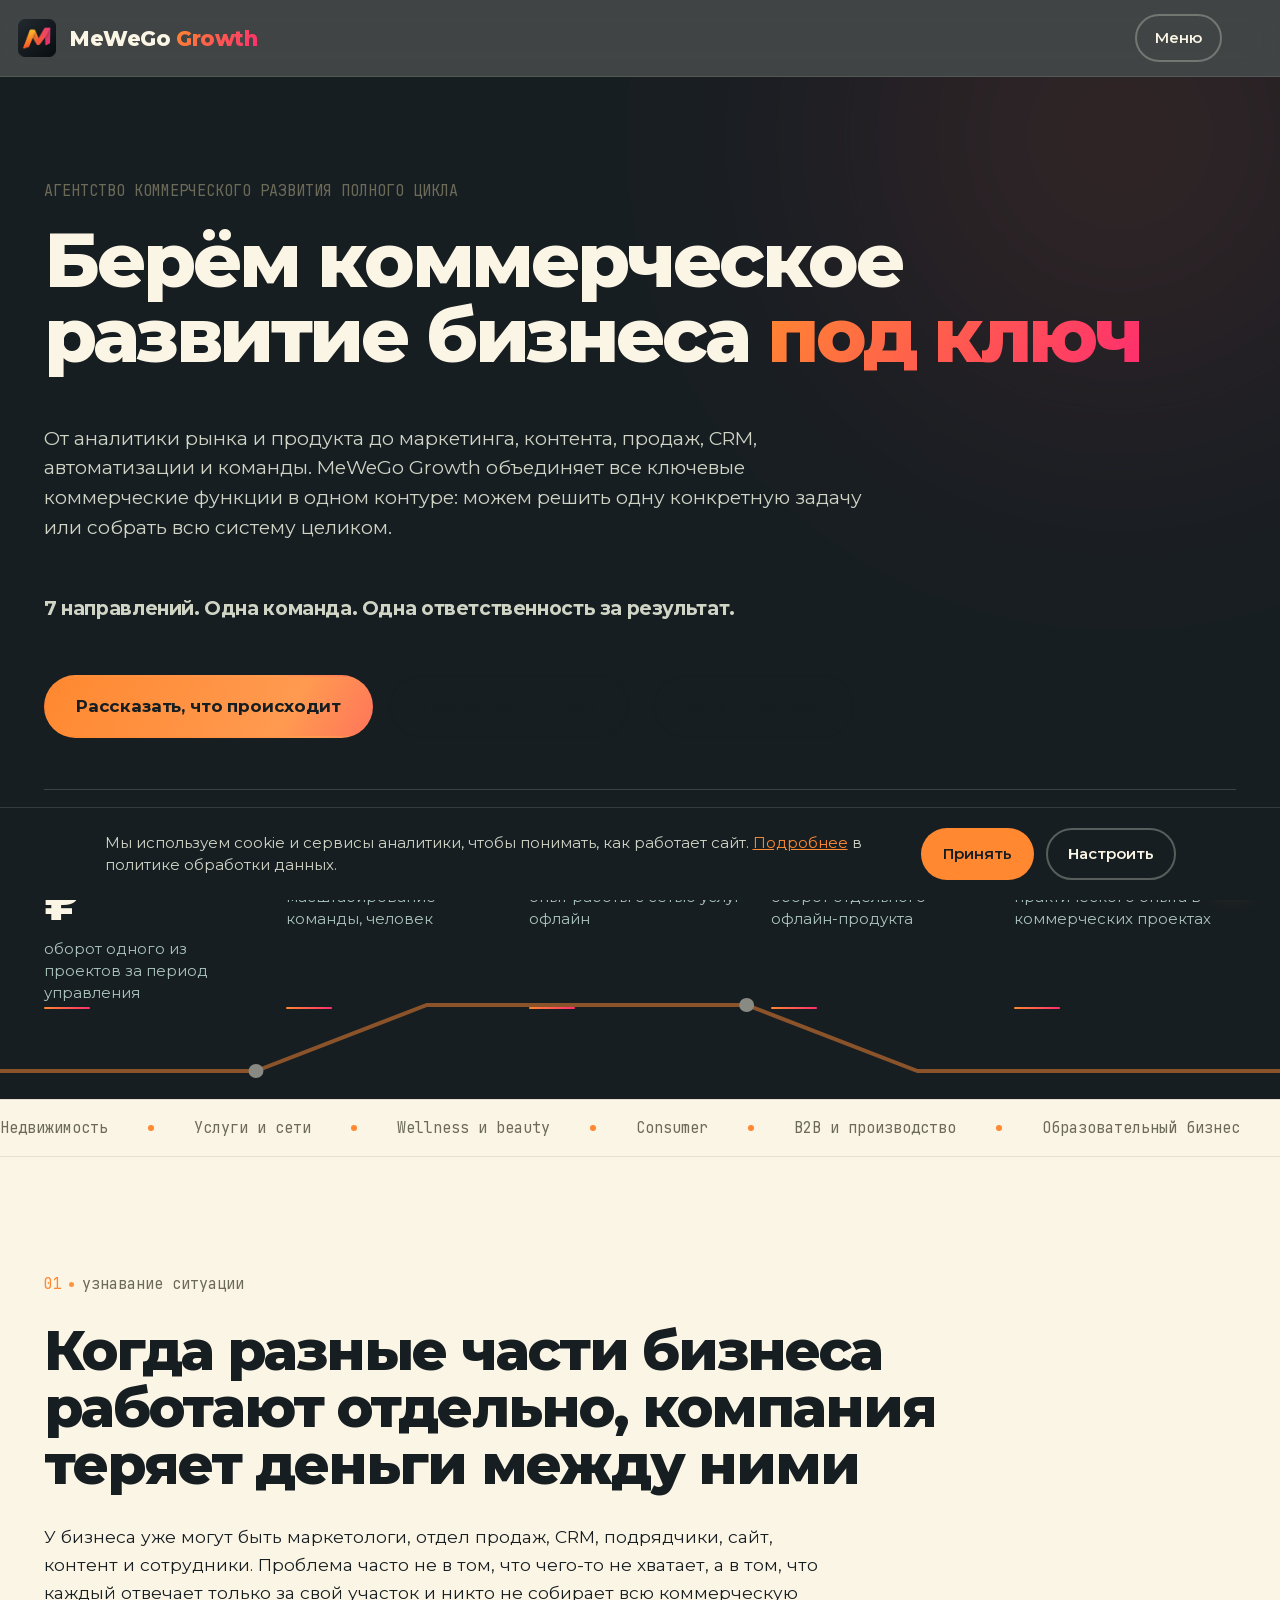
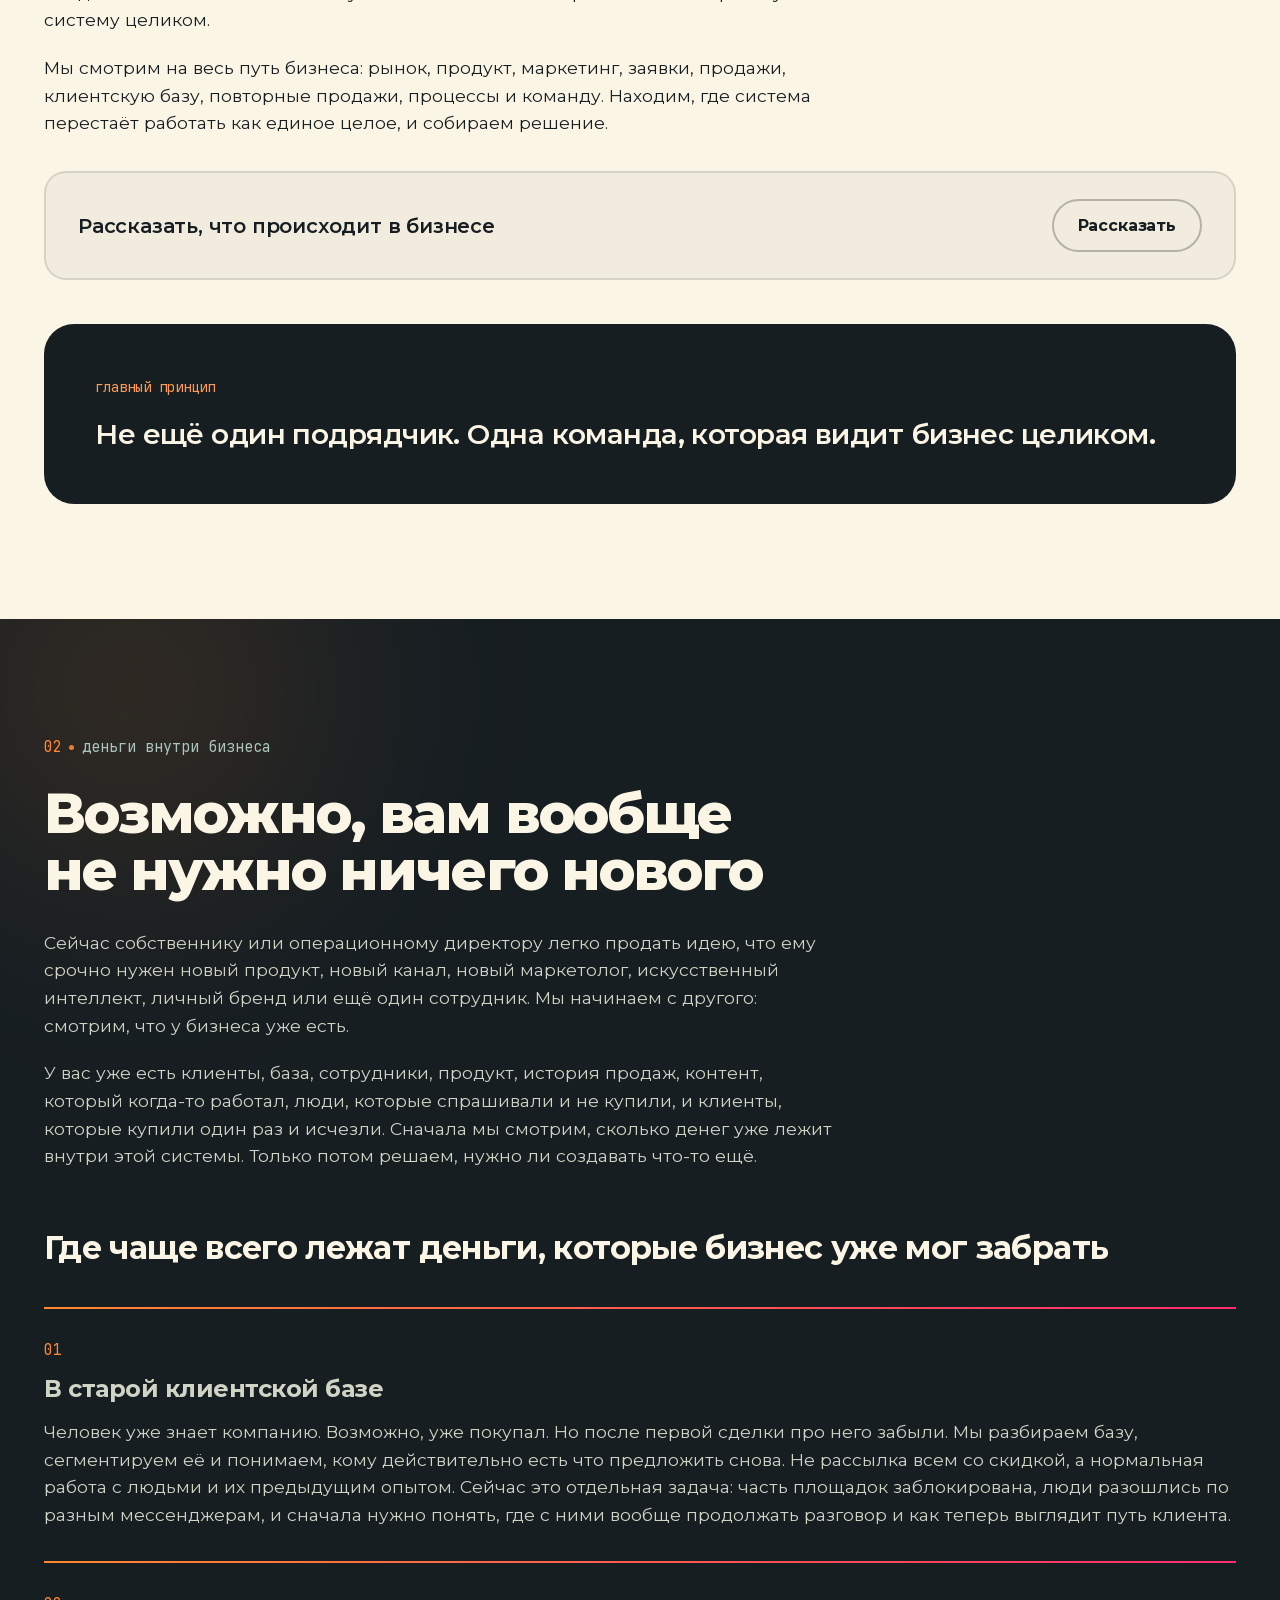
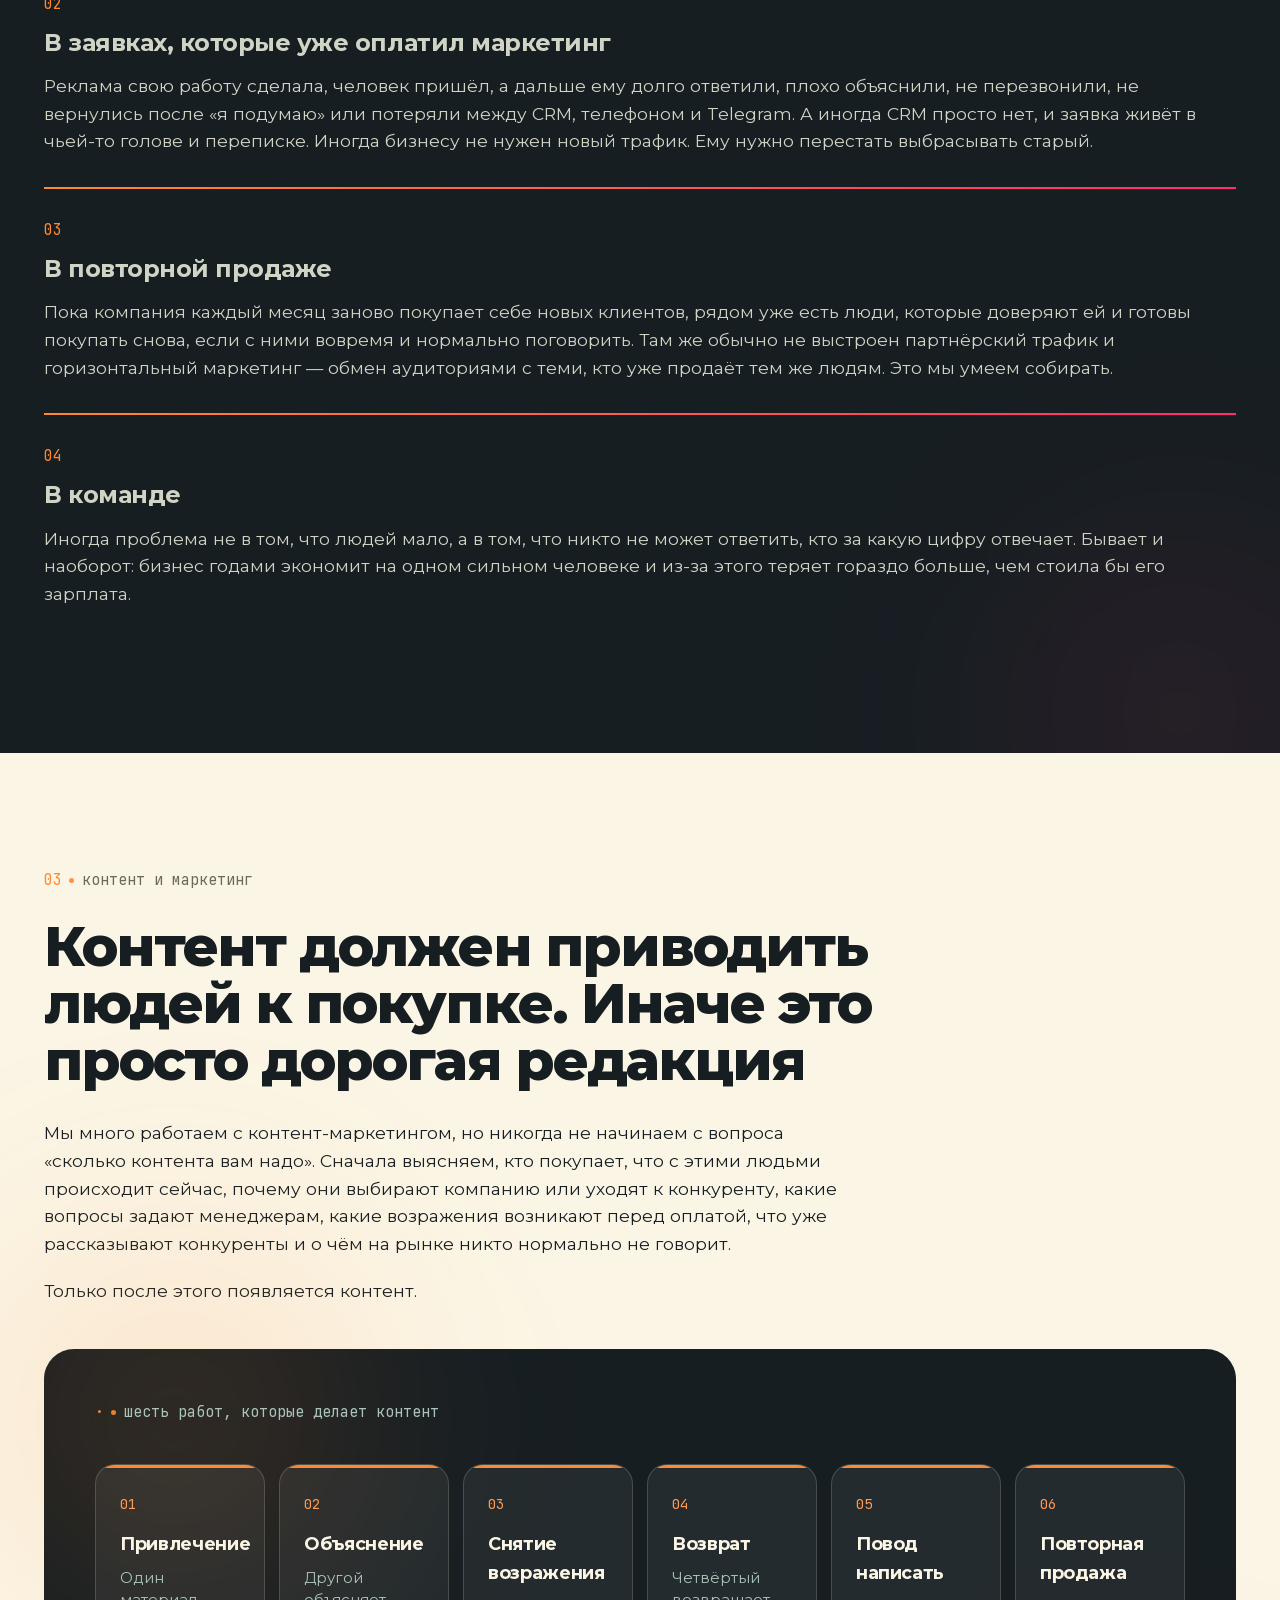
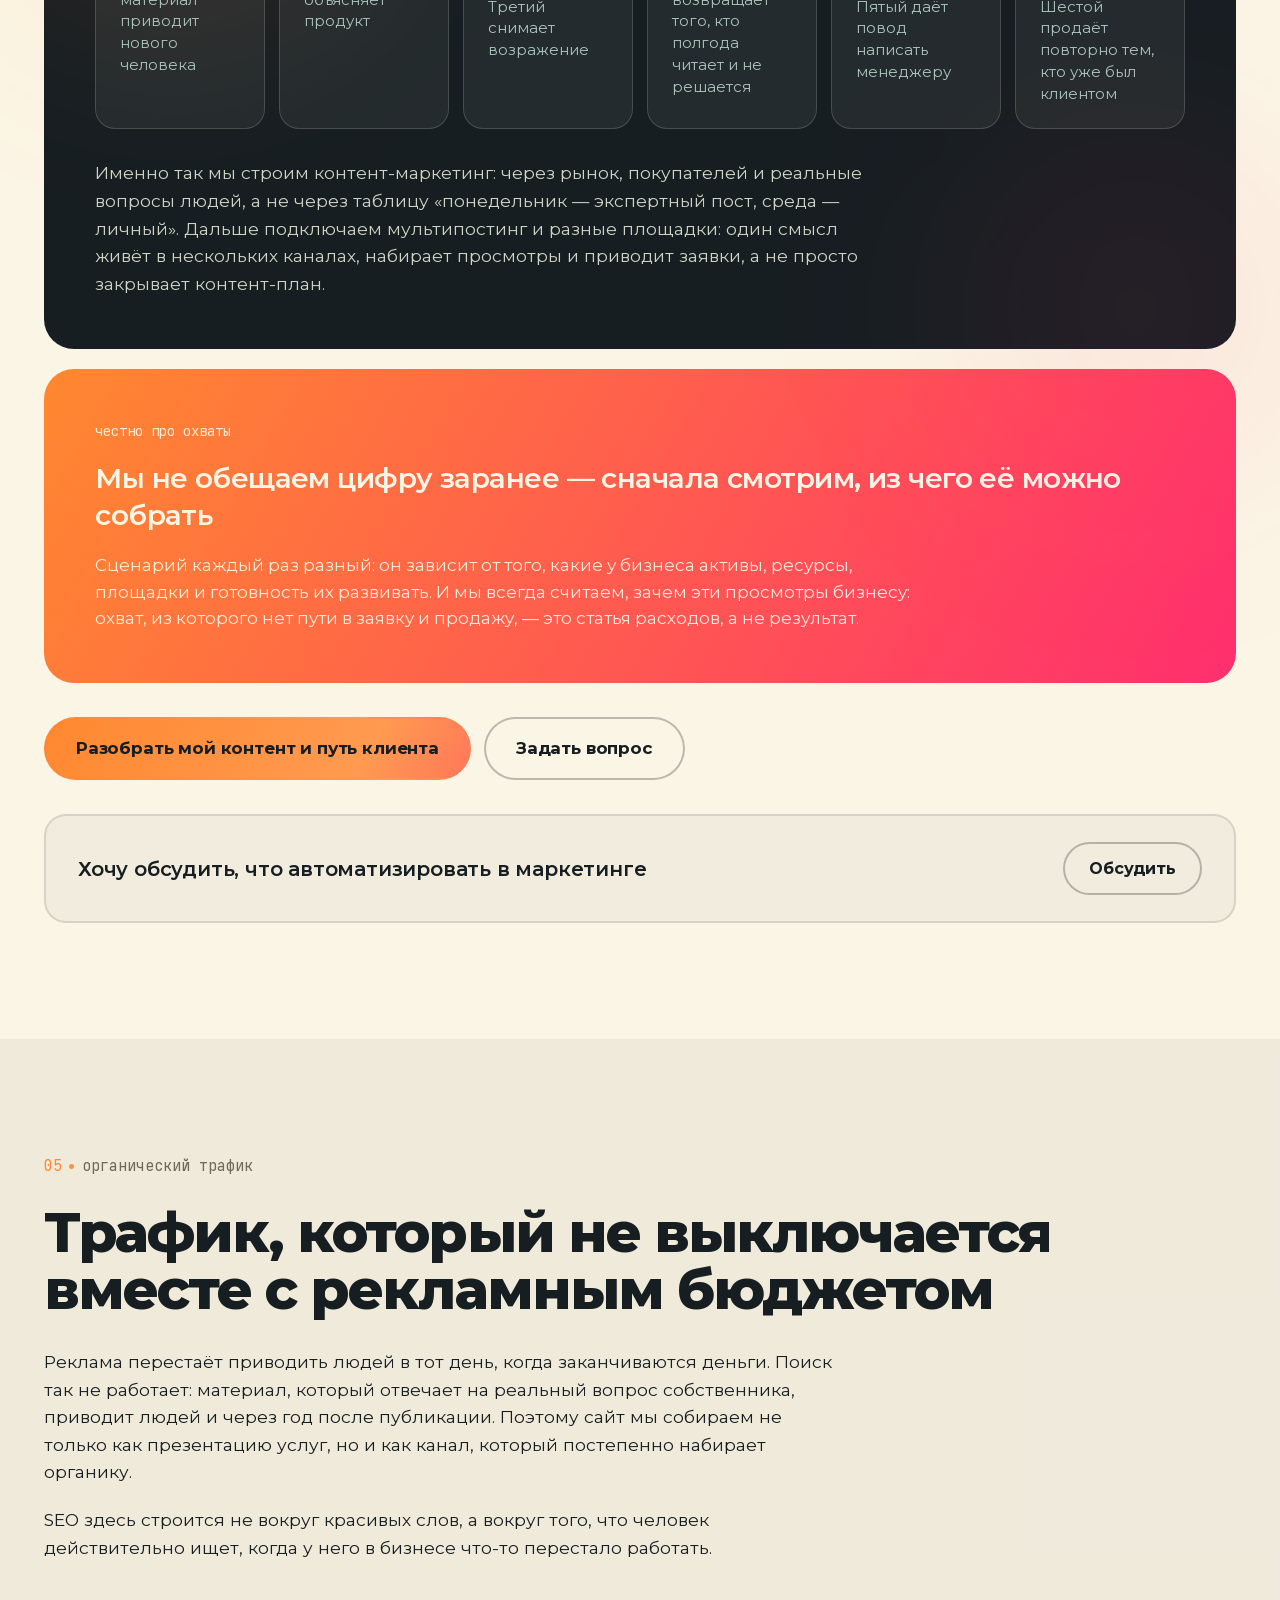
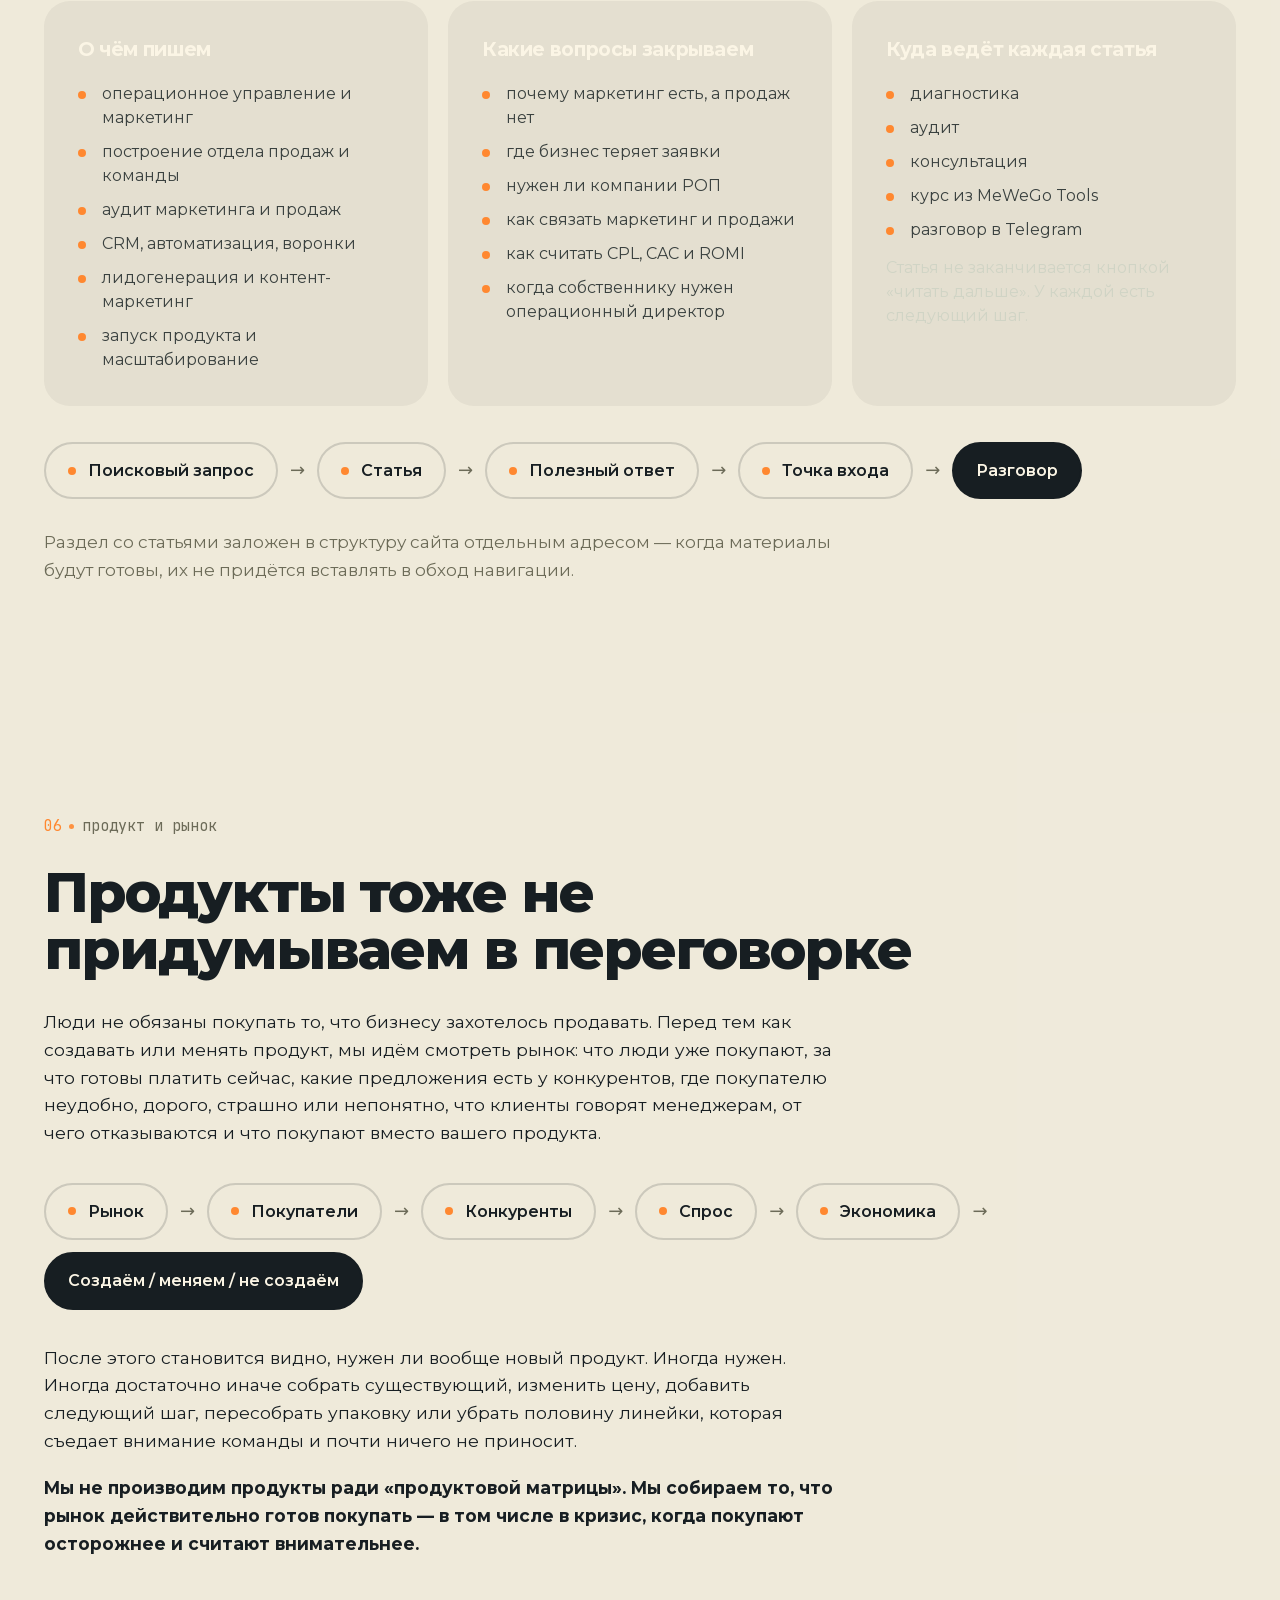
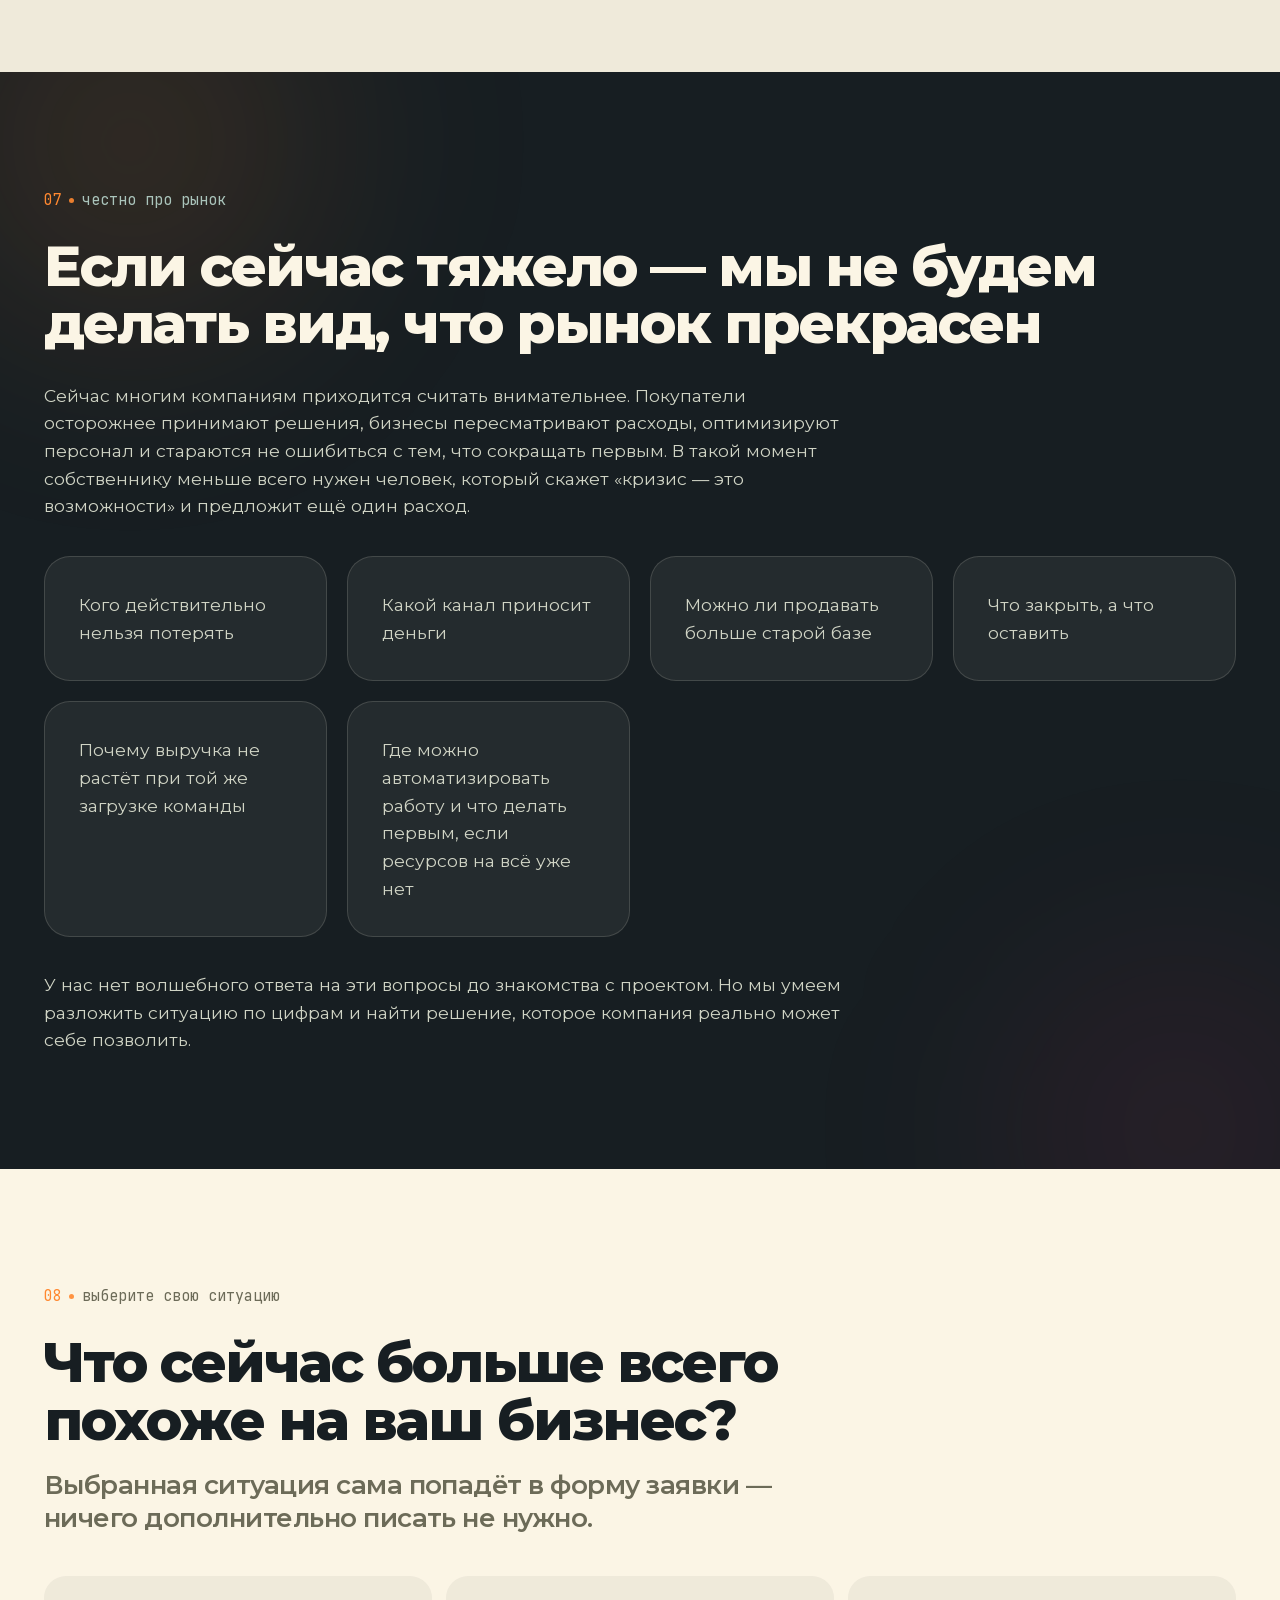
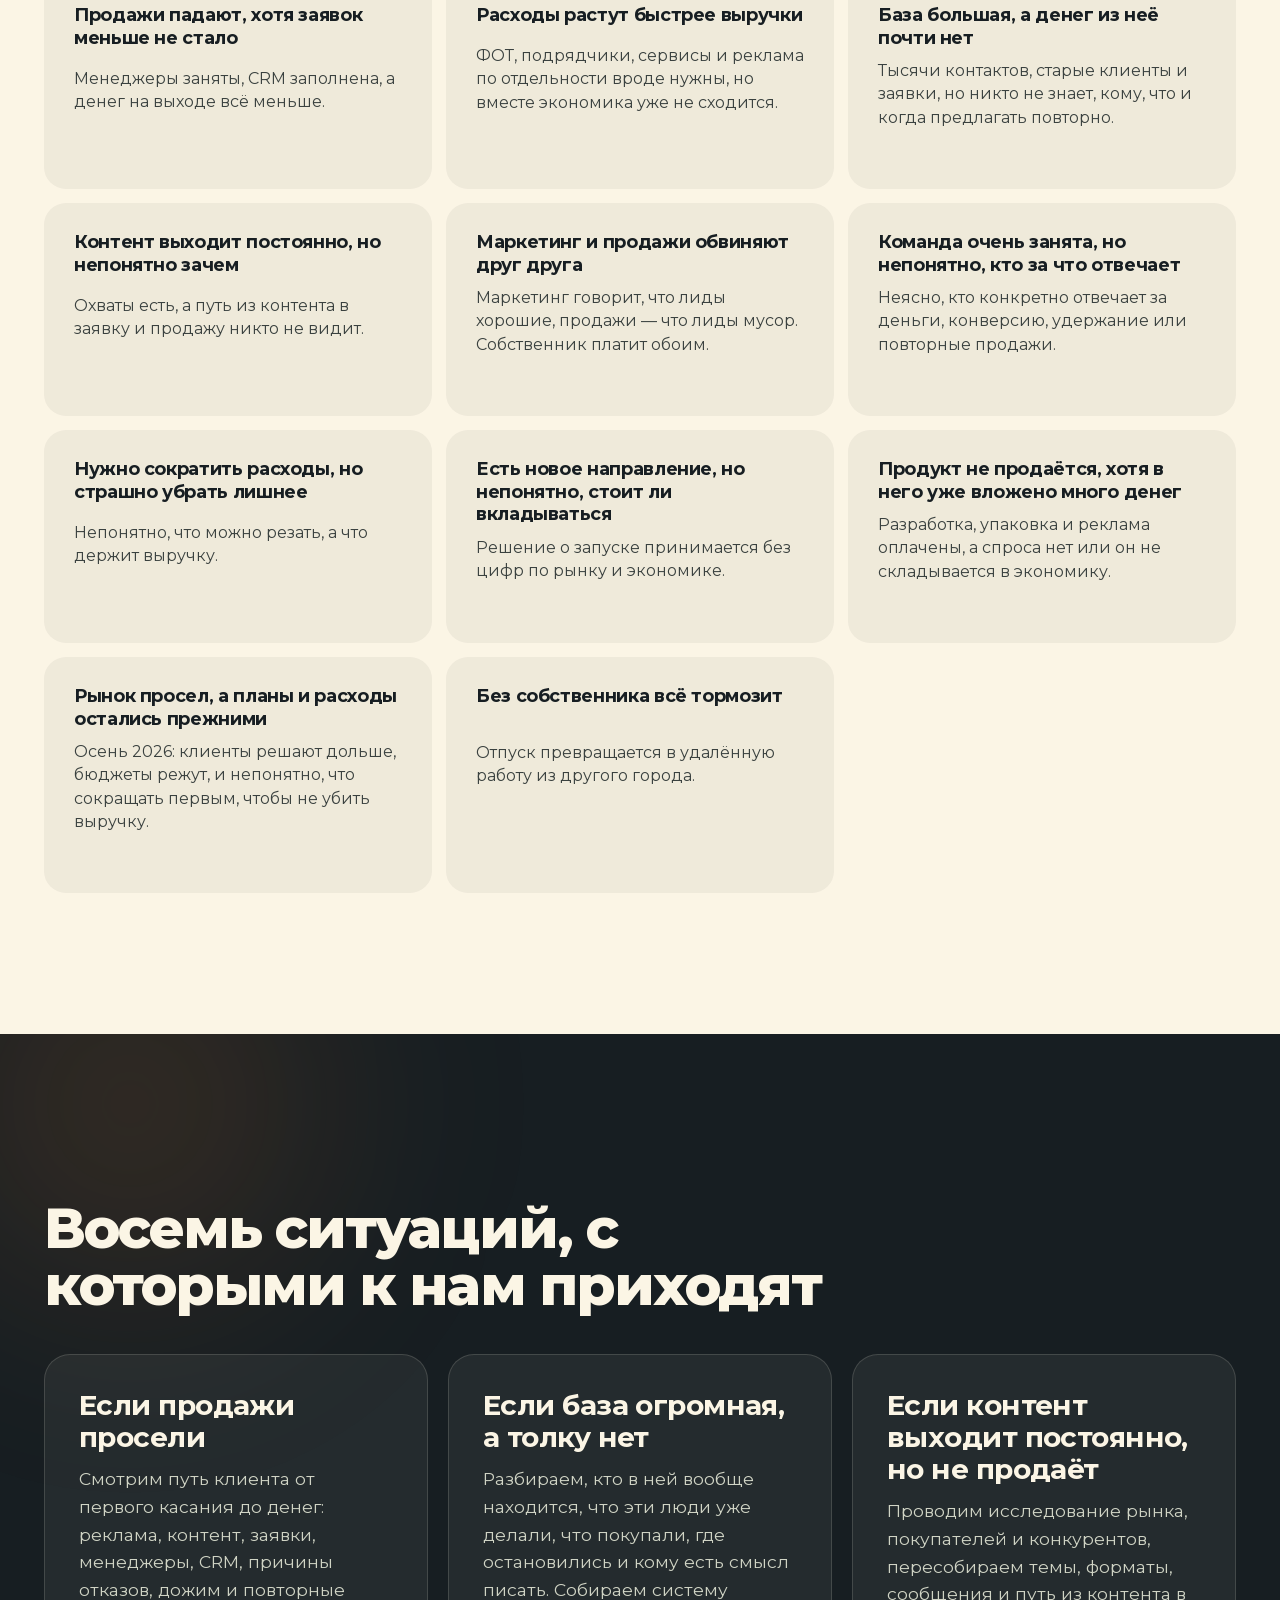
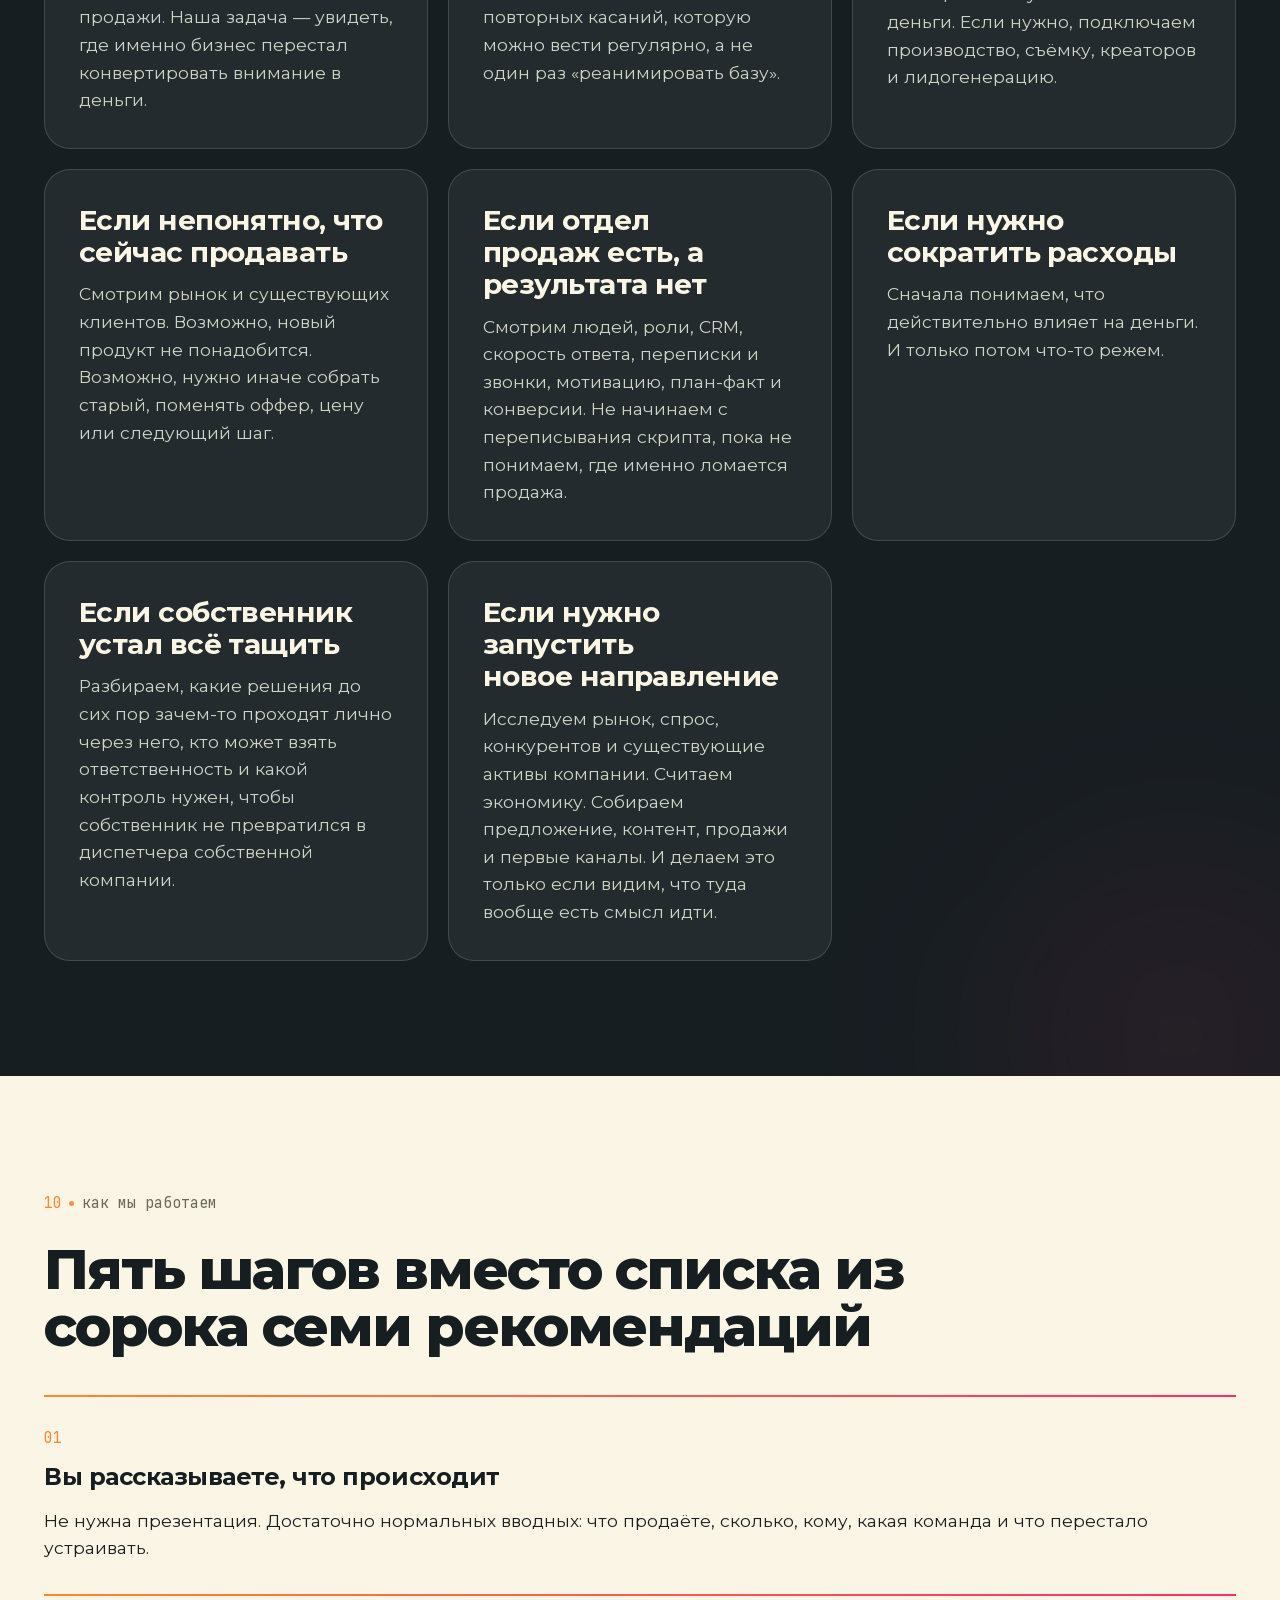
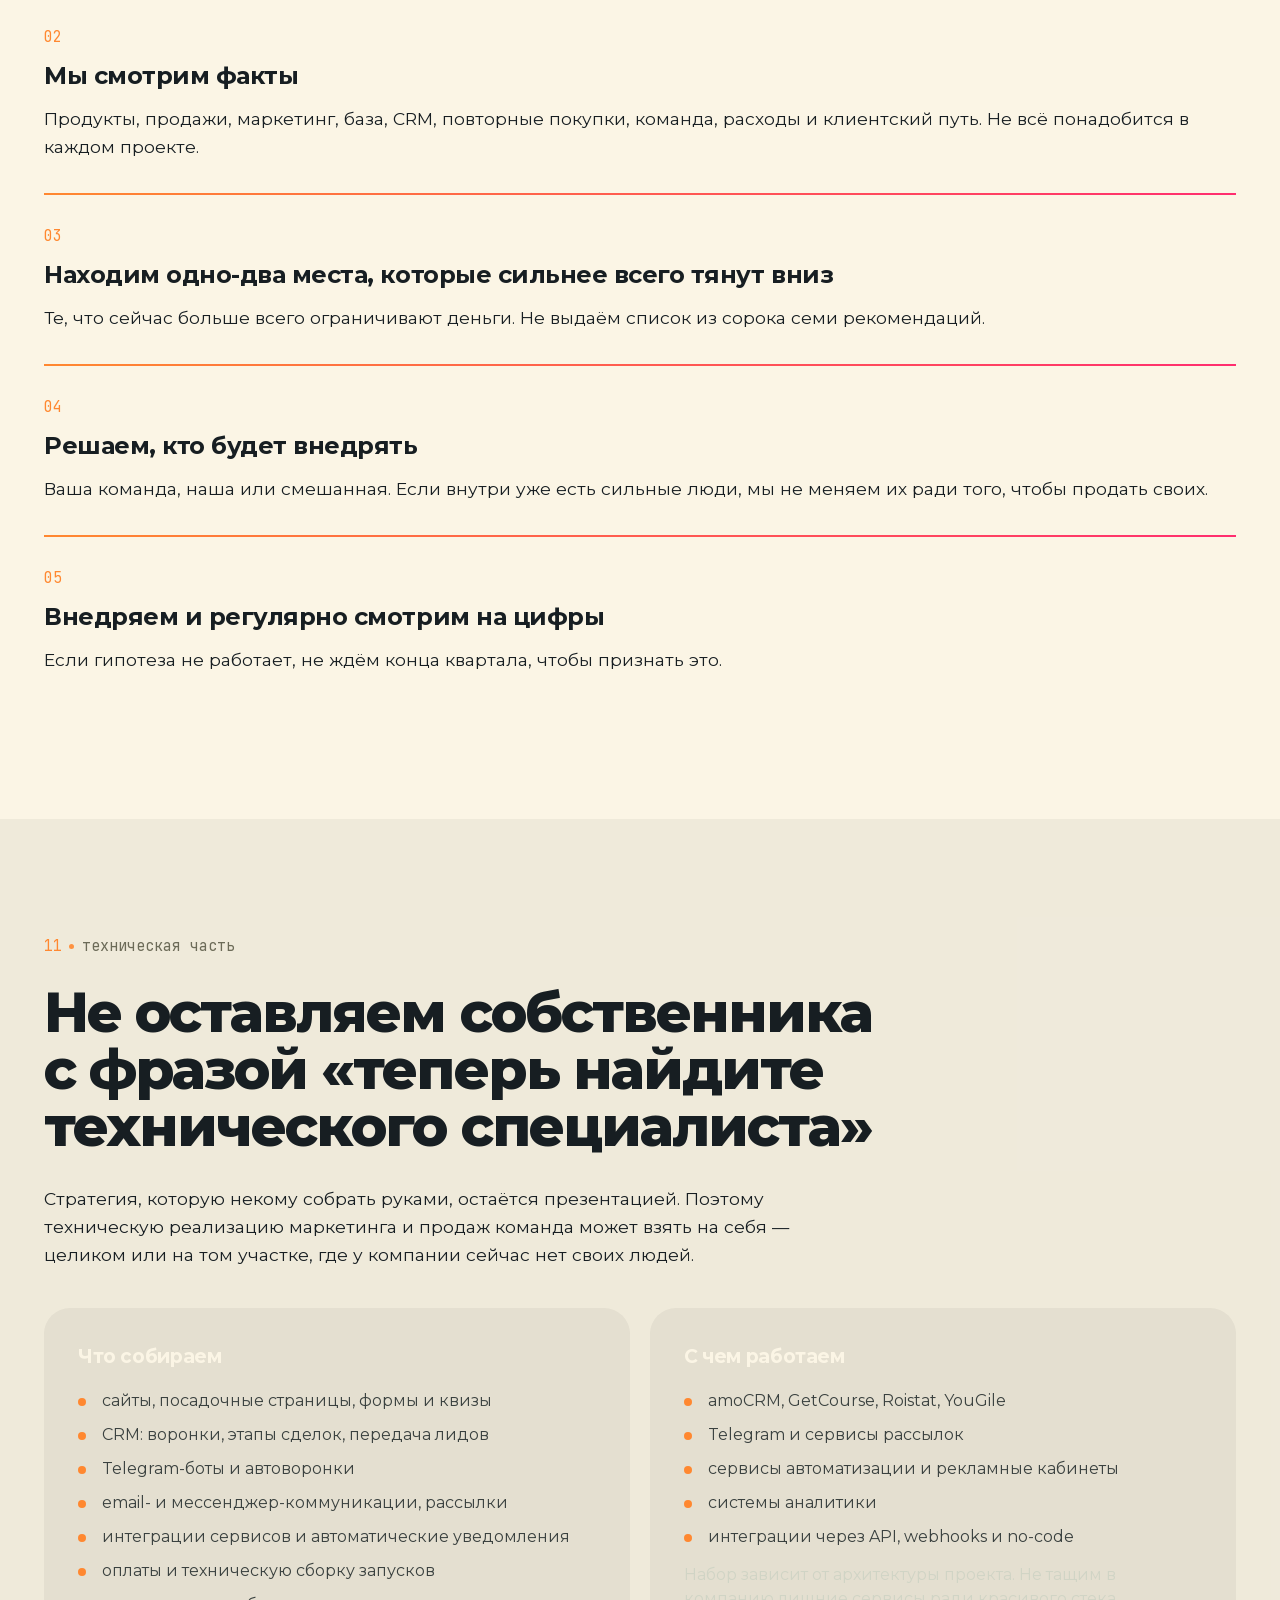
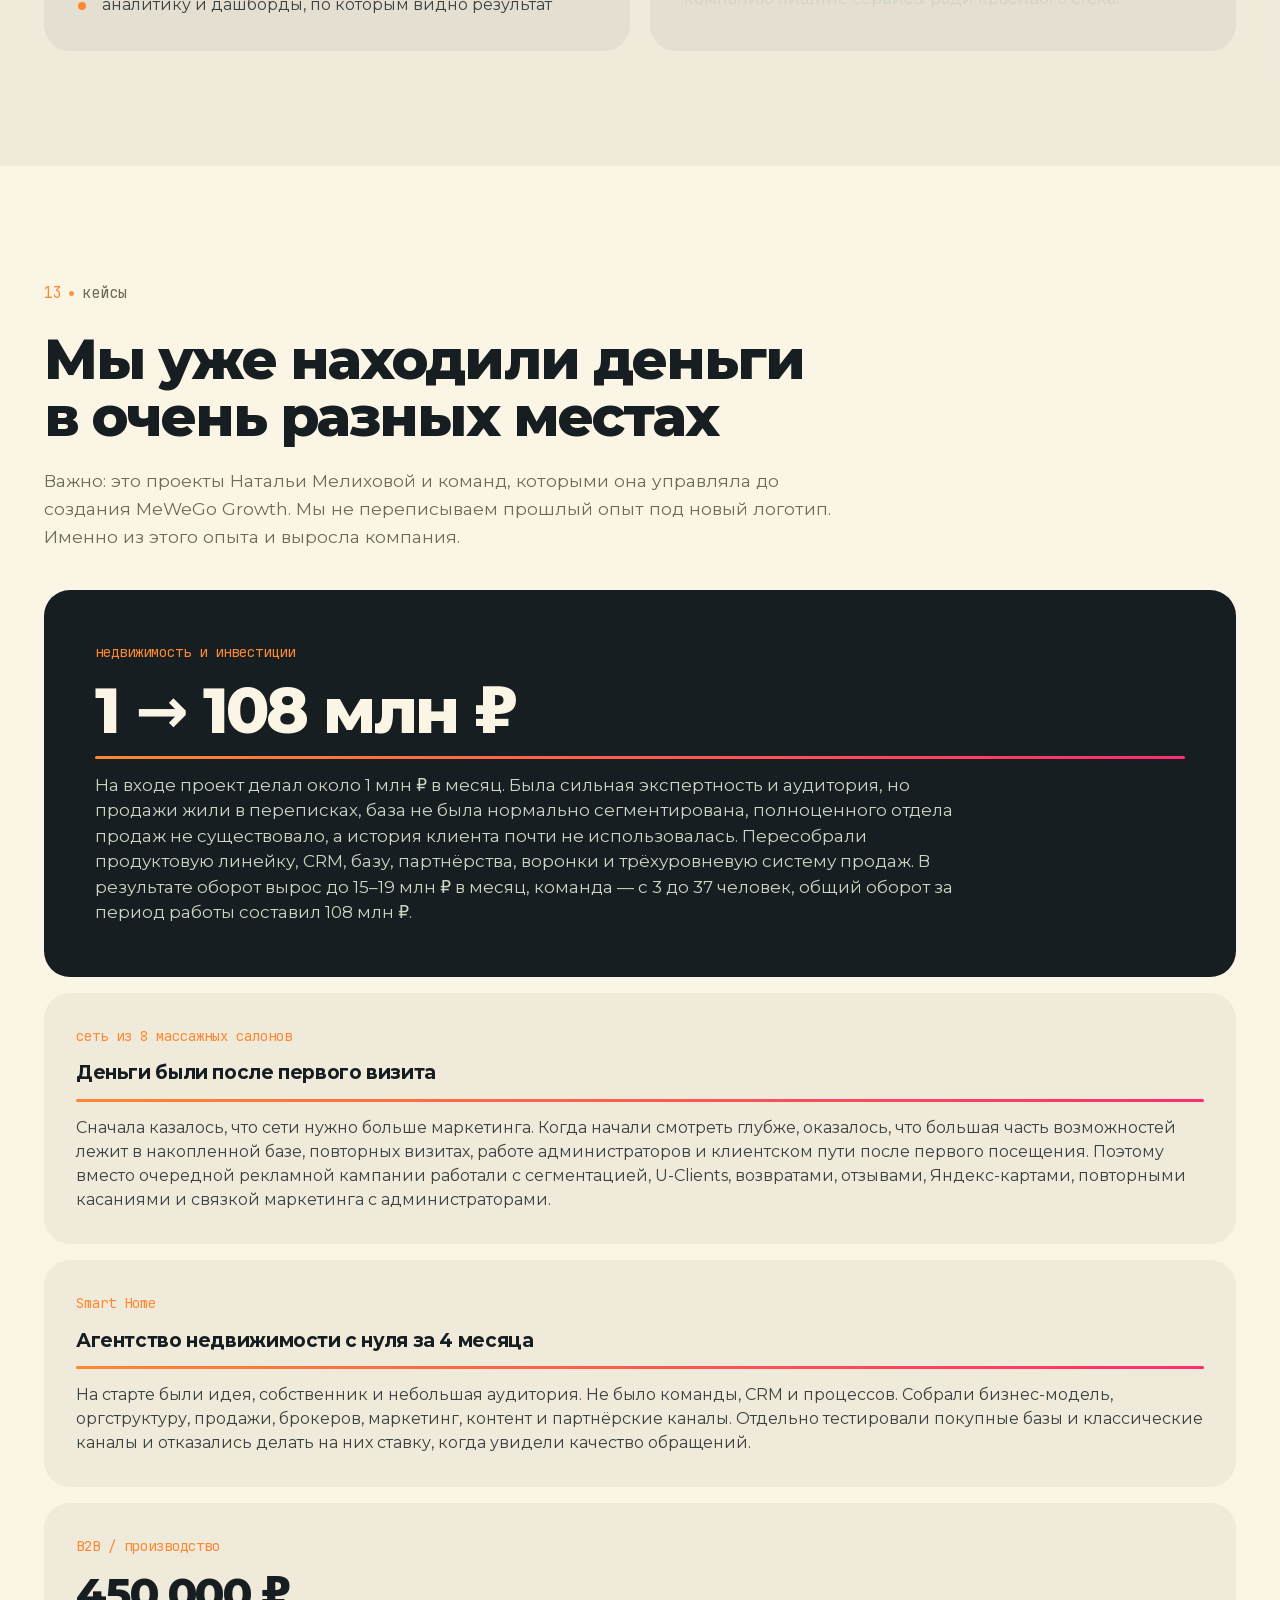
<file: index.html>
<!DOCTYPE html>
<html lang="ru">
<head>
<meta charset="utf-8">
<meta name="viewport" content="width=device-width, initial-scale=1">
<title>MeWeGo Growth — когда старые способы перестали приносить прежние деньги</title>
<meta name="description" content="Помогаем действующему бизнесу снова нормально зарабатывать: разбираем продукт, продажи, маркетинг, базу, CRM и команду. Находим деньги внутри компании и доводим изменения до внедрения.">
<link rel="canonical" href="https://mewego.growth/">
<meta property="og:type" content="website">
<meta property="og:locale" content="ru_RU">
<meta property="og:site_name" content="MeWeGo Growth">
<meta property="og:title" content="MeWeGo Growth — сначала найдём, где теряете. Потом решим, куда расти">
<meta property="og:description" content="Когда старые способы перестали приносить прежние деньги — давайте разберёмся почему.">
<meta property="og:image" content="og-preview.png">
<meta property="og:url" content="https://mewego.growth/">
<meta name="twitter:card" content="summary_large_image">
<meta name="twitter:title" content="MeWeGo Growth — сначала найдём, где теряете. Потом решим, куда расти">
<meta name="twitter:description" content="Когда старые способы перестали приносить прежние деньги — давайте разберёмся почему.">
<meta name="twitter:image" content="og-preview.png">
<meta name="theme-color" content="#171E22">
<link rel="preload" href="fonts/montserrat-cyrillic.woff2" as="font" type="font/woff2" crossorigin>
<link rel="preload" href="fonts/montserrat-latin.woff2" as="font" type="font/woff2" crossorigin>
<link rel="stylesheet" href="fonts.css">
<link rel="icon" href="logo.png">
<script type="application/ld+json">
{
  "@context": "https://schema.org",
  "@type": "ProfessionalService",
  "name": "MeWeGo Growth",
  "description": "Разбор и перестройка коммерческой части бизнеса: продукт, продажи, маркетинг, база, CRM, команда.",
  "areaServed": "RU",
  "address": {"@type": "PostalAddress", "addressLocality": "Москва", "addressCountry": "RU"},
  "founder": {"@type": "Person", "name": "Наталья Мелихова"},
  "slogan": "Сначала найдём, где теряете. Потом решим, куда расти."
}
</script>
<style>
/* ============================================================
   MeWeGo Growth — визуальная система из бренд-платформы MeWeGo
   ============================================================ */
:root{
  /* бренд */
  --ink:#171E22;          /* Midnight Motion */
  --canvas:#FBF5E5;       /* Warm Canvas */
  --ember:#FF8830;        /* Active Ember */
  --momentum:#FF9A50;     /* Soft Momentum */
  --trail:#E38A48;        /* Warm Trail */
  --mist:#D0D4C5;         /* Urban Mist */
  --calm:#AAC4BB;         /* Calm Motion */
  --stone:#6C6B58;        /* Grounded Stone */
  --pink:#FF2D6F;         /* Signal Pink */
  --teal:#12B5A5;         /* Live Teal */
  --grad:linear-gradient(120deg,#FF8830,#FF2D6F);
  /* текст */
  --on-light:#3A413F;
  --on-dark:#D0D4C5;
  /* геометрия */
  --r-card:26px;
  --r-lg:30px;
  --wrap:1240px;
  --t:220ms cubic-bezier(.22,.61,.36,1);
}
*,*::before,*::after{box-sizing:border-box}
html{scroll-behavior:smooth;-webkit-text-size-adjust:100%;overflow-x:hidden}
body{
  margin:0;background:var(--canvas);color:var(--ink);
  font-family:Montserrat,system-ui,-apple-system,sans-serif;
  font-size:18px;line-height:1.6;font-weight:400;
  -webkit-font-smoothing:antialiased;overflow-x:hidden;
}
img{max-width:100%;display:block}
h1,h2,h3,h4{margin:0;font-weight:800;letter-spacing:-.035em;line-height:1.02;text-wrap:balance}
h1{font-size:clamp(38px,6.6vw,76px);letter-spacing:-.045em;line-height:.98}
h2{font-size:clamp(30px,4.4vw,56px)}
h3{font-size:clamp(20px,2.4vw,28px);font-weight:700;letter-spacing:-.02em;line-height:1.15}
p{margin:0}
a{color:inherit;text-decoration:none}
ul{margin:0;padding:0;list-style:none}
button,input,select,textarea{font:inherit;color:inherit}
.mono{font-family:'JetBrains Mono',ui-monospace,monospace;font-weight:400}

/* ---------- сетка ---------- */
.wrap{width:100%;max-width:var(--wrap);margin:0 auto;padding:0 24px}
.sec{padding:clamp(64px,9vw,128px) 0;position:relative;overflow:hidden}
.sec--dark{background:var(--ink);color:var(--canvas)}
.sec--dark h1,.sec--dark h2,.sec--dark h3{color:var(--canvas)}
.prose{max-width:800px}
.prose p+p{margin-top:20px}
.lead{font-size:clamp(19px,2.1vw,26px);font-weight:600;letter-spacing:-.02em;line-height:1.3}
.body-lg{font-size:clamp(17px,1.35vw,20px);line-height:1.6}
.sec--dark .body-lg,.sec--dark p{color:var(--on-dark)}
.t-muted{color:var(--stone)}
.sec--dark .t-muted{color:var(--calm)}

/* ---------- служебный заголовок секции ---------- */
.eyebrow{display:flex;align-items:baseline;gap:20px;margin-bottom:26px}
.eyebrow .num{font-family:'JetBrains Mono',monospace;font-size:15px;color:var(--ember)}
.eyebrow .lbl{font-family:'JetBrains Mono',monospace;font-size:15px;color:var(--stone)}
.sec--dark .eyebrow .lbl{color:var(--calm)}

/* ---------- кнопки ---------- */
.btn{
  display:inline-flex;align-items:center;justify-content:center;gap:12px;
  min-height:56px;padding:16px 30px;border-radius:100px;border:2px solid transparent;
  font-weight:700;font-size:17px;letter-spacing:-.01em;cursor:pointer;
  transition:transform var(--t),box-shadow var(--t),background var(--t),border-color var(--t),color var(--t);
  position:relative;overflow:hidden;text-align:center;
}
.btn--primary{background:var(--ember);color:var(--ink)}
.btn--primary::after{
  content:"";position:absolute;inset:0;background:var(--grad);opacity:0;transition:opacity var(--t);z-index:0;
}
.btn--primary>span{position:relative;z-index:1}
.btn--primary:hover::after,.btn--primary:focus-visible::after{opacity:1}
.btn--primary:hover,.btn--primary:focus-visible{transform:translateY(-2px);box-shadow:0 10px 30px rgba(255,136,48,.35);color:var(--canvas)}
.btn--ghost{border-color:rgba(23,30,34,.28);color:var(--ink);background:transparent}
.xray .btn--ghost{border-color:rgba(208,212,197,.35);color:var(--canvas)}
.xray .btn--ghost:hover,.xray .btn--ghost:focus-visible{border-color:var(--ember);color:var(--canvas)}
.btn--ghost:hover,.btn--ghost:focus-visible{border-color:var(--ember);color:var(--ink);transform:translateY(-2px)}
.sec--dark .btn--ghost{border-color:rgba(208,212,197,.35);color:var(--canvas)}
.sec--dark .btn--ghost:hover,.sec--dark .btn--ghost:focus-visible{border-color:var(--ember);color:var(--canvas)}
.btn--sm{min-height:48px;padding:12px 24px;font-size:16px}
:focus-visible{outline:3px solid var(--ember);outline-offset:3px;border-radius:6px}

/* ---------- шапка ---------- */
.hdr{
  position:sticky;top:0;z-index:100;background:rgba(23,30,34,.82);
  backdrop-filter:blur(14px);-webkit-backdrop-filter:blur(14px);
  border-bottom:1px solid rgba(208,212,197,.14);
  transition:padding var(--t),background var(--t);
}
.hdr__bar{max-width:var(--wrap);display:flex;align-items:center;justify-content:space-between;gap:24px;padding:16px 24px;transition:padding var(--t)}
.hdr.is-shrunk .hdr__bar{padding:10px 0}
.logo{display:flex;align-items:center;gap:14px;min-width:0;flex:none}
.logo__mark{width:38px;height:38px;flex:none;object-fit:contain}
.logo__text{display:flex;flex-direction:column;line-height:1;min-width:0}
.logo__name{font-weight:800;font-size:21px;letter-spacing:-.02em;color:var(--canvas);white-space:nowrap}
.logo__name b{font-weight:800;background:var(--grad);-webkit-background-clip:text;background-clip:text;color:transparent}
.logo__tag{display:none;font-family:'JetBrains Mono',monospace;font-size:13px;line-height:1.35;color:var(--calm);margin-top:6px;letter-spacing:0;white-space:nowrap}

.nav{display:flex;gap:20px;flex-wrap:nowrap;flex-shrink:0;justify-content:flex-end}
.nav a{font-size:15px;font-weight:500;color:var(--mist);position:relative;padding:6px 0;transition:color var(--t)}
.nav a::after{content:"";position:absolute;left:0;bottom:0;height:2px;width:0;background:var(--ember);transition:width var(--t)}
.nav a:hover,.nav a:focus-visible{color:var(--canvas)}
.nav a:hover::after,.nav a:focus-visible::after{width:100%}
.hdr .btn{min-height:48px;padding:12px 22px;font-size:15px;flex:none}
.btn>span{white-space:nowrap}
.hdr__toggle{display:none;background:none;border:2px solid rgba(208,212,197,.35);border-radius:100px;min-height:48px;padding:10px 18px;color:var(--canvas);font-weight:600;font-size:15px;cursor:pointer}
.progress{position:absolute;left:0;bottom:-1px;height:2px;background:var(--grad);width:0%;transition:width 120ms linear}

/* ---------- герой ---------- */
.hero{background:var(--ink);color:var(--canvas);position:relative;padding:clamp(56px,8vw,104px) 0 clamp(56px,7vw,96px);overflow:hidden}
.hero__glow{position:absolute;width:760px;height:760px;border-radius:50%;filter:blur(130px);opacity:.15;pointer-events:none;
  background:radial-gradient(circle,#FF8830 0%,rgba(255,45,111,.5) 45%,transparent 70%);top:-320px;right:-220px;animation:drift 18s ease-in-out infinite alternate}
@keyframes drift{from{transform:translate3d(0,0,0) scale(1)}to{transform:translate3d(-60px,50px,0) scale(1.12)}}
.hero__route{position:absolute;left:0;right:0;bottom:-2px;height:180px;width:100%;pointer-events:none;opacity:.5}
.hero__inner{position:relative;z-index:2;display:grid;gap:clamp(30px,4vw,54px);min-width:0}
.hero h1 .accent{background:var(--grad);-webkit-background-clip:text;background-clip:text;color:transparent}
.hero__sub{max-width:820px;color:var(--mist);font-size:clamp(17px,1.5vw,21px);line-height:1.55}
.hero__sub+.hero__sub{margin-top:18px}
.hero__cta{display:flex;flex-wrap:wrap;gap:16px;align-items:center}
.hero__note{font-family:'JetBrains Mono',monospace;font-size:14px;color:var(--calm);max-width:620px;line-height:1.5}
.stats{display:grid;grid-template-columns:repeat(auto-fit,minmax(180px,1fr));gap:20px;border-top:1px solid rgba(208,212,197,.2);padding-top:34px}
.stat__n{font-size:clamp(32px,4.2vw,52px);font-weight:800;letter-spacing:-.04em;line-height:1;color:var(--canvas)}
.stat__n .u{color:var(--ember)}
.stat__t{margin-top:10px;font-size:15px;line-height:1.45;color:var(--calm)}

/* ---------- бегущая строка ---------- */
.ticker{background:var(--canvas);border-top:1px solid rgba(23,30,34,.1);border-bottom:1px solid rgba(23,30,34,.1);overflow:hidden;padding:16px 0}
.ticker__row{display:flex;width:max-content;gap:40px;animation:slide 38s linear infinite}
.ticker:hover .ticker__row{animation-play-state:paused}
.ticker span{font-family:'JetBrains Mono',monospace;font-size:15px;color:var(--stone);white-space:nowrap;display:flex;align-items:center;gap:40px}
.ticker i{width:6px;height:6px;border-radius:50%;background:var(--ember);display:inline-block}
@keyframes slide{from{transform:translate3d(0,0,0)}to{transform:translate3d(-50%,0,0)}}

/* ---------- карточки ---------- */
.card{background:rgba(23,30,34,.05);border-radius:var(--r-card);padding:34px;transition:transform var(--t),box-shadow var(--t),background var(--t)}
.sec--dark .card{background:rgba(251,245,229,.06);border:1px solid rgba(208,212,197,.18)}
.card:hover{transform:translateY(-4px)}
.grid{display:grid;gap:20px}
.grid--2{grid-template-columns:repeat(auto-fit,minmax(320px,1fr))}
.grid--3{grid-template-columns:repeat(auto-fit,minmax(280px,1fr))}
.grid--4{grid-template-columns:repeat(auto-fit,minmax(230px,1fr))}

/* ---------- цитата-плашка ---------- */
.pull{border-radius:var(--r-lg);padding:clamp(30px,4vw,52px);background:var(--ink);color:var(--canvas);display:grid;gap:18px}
.pull--grad{background:var(--grad);color:var(--canvas)}
.pull__lbl{font-family:'JetBrains Mono',monospace;font-size:14px;color:var(--momentum)}
.pull--grad .pull__lbl{color:rgba(251,245,229,.9)}
.pull__txt{font-size:clamp(19px,2.2vw,28px);font-weight:600;line-height:1.32;letter-spacing:-.02em}

/* ---------- деньги: нумерованный список ---------- */
.money{display:grid;gap:2px;margin-top:40px}
.money__item{display:grid;grid-template-columns:72px 1fr;gap:20px;padding:30px 0;border-top:1px solid rgba(23,30,34,.14);align-items:start}
.money__n{font-family:'JetBrains Mono',monospace;font-size:15px;color:var(--ember);padding-top:6px}
.money__h{font-size:clamp(19px,2vw,24px);font-weight:700;letter-spacing:-.02em;margin-bottom:10px}

/* ---------- схема контента ---------- */
.scheme{display:grid;grid-template-columns:repeat(auto-fit,minmax(150px,1fr));gap:14px;margin-top:40px}
.scheme__node{background:rgba(251,245,229,.06);border:1px solid rgba(208,212,197,.2);border-radius:20px;padding:24px;position:relative;overflow:hidden}
.scheme__node .k{font-family:'JetBrains Mono',monospace;font-size:14px;color:var(--momentum)}
.scheme__node .v{margin-top:12px;font-weight:700;font-size:18px;letter-spacing:-.02em;color:var(--canvas)}
.scheme__node .d{margin-top:8px;font-size:15px;line-height:1.45;color:var(--calm)}
.scheme__node::before{content:"";position:absolute;left:0;top:0;height:3px;width:0;background:var(--ember);transition:width 520ms cubic-bezier(.22,.61,.36,1)}
.is-in .scheme__node::before{width:100%}

/* ---------- путь продукта ---------- */
.path{display:flex;flex-wrap:wrap;align-items:center;gap:12px;margin-top:36px}
.path__step{display:inline-flex;align-items:center;gap:12px;padding:14px 22px;border:2px solid rgba(23,30,34,.16);border-radius:100px;font-weight:600;font-size:16px;transition:border-color var(--t),background var(--t),transform var(--t)}
.path__step:hover{border-color:var(--ember);transform:translateY(-2px)}
.path__step .dot{width:8px;height:8px;border-radius:50%;background:var(--ember)}
.path__arrow{color:var(--stone);font-size:18px}
.path__step--final{background:var(--ink);color:var(--canvas);border-color:var(--ink)}

/* ---------- интерактив: карточки проблем ---------- */
.probs{display:grid;grid-template-columns:repeat(auto-fit,minmax(300px,1fr));gap:14px;margin-top:40px}
.prob{
  text-align:left;background:rgba(23,30,34,.05);border:2px solid transparent;border-radius:22px;padding:26px 28px;
  cursor:pointer;transition:transform var(--t),border-color var(--t),background var(--t),box-shadow var(--t);
  display:grid;gap:10px;min-height:44px;
}
.prob:hover{transform:translateY(-3px);background:rgba(23,30,34,.08)}
.prob__h{font-weight:700;font-size:18px;letter-spacing:-.02em;line-height:1.25}
.prob__d{font-size:16px;line-height:1.45;color:var(--on-light)}
.prob.is-active{border-color:var(--ember);background:rgba(255,136,48,.1);box-shadow:0 10px 30px rgba(255,136,48,.18)}
.prob__mark{display:flex;align-items:center;gap:10px;font-family:'JetBrains Mono',monospace;font-size:14px;color:var(--ember);opacity:0;transform:translateY(-4px);transition:opacity var(--t),transform var(--t)}
.prob.is-active .prob__mark{opacity:1;transform:none}
.prob-after{margin-top:26px;display:flex;flex-wrap:wrap;gap:16px;align-items:center;opacity:0;max-height:0;overflow:hidden;transition:opacity 260ms ease,max-height 320ms ease}
.prob-after.is-on{opacity:1;max-height:220px}
.prob-after__txt{font-weight:600;font-size:18px}

/* ---------- кейсы ---------- */
.cases{display:grid;grid-template-columns:repeat(6,1fr);gap:16px;margin-top:40px}
.case{grid-column:span 2;background:rgba(23,30,34,.05);border-radius:var(--r-card);padding:32px;display:grid;gap:14px;align-content:start;transition:transform var(--t),box-shadow var(--t),background var(--t);cursor:default;position:relative;overflow:hidden}
.case:hover{transform:translateY(-5px);box-shadow:0 18px 44px rgba(23,30,34,.1)}
.case--wide{grid-column:span 3}
.case--hero{grid-column:span 6;background:var(--ink);color:var(--canvas);padding:clamp(32px,4vw,52px)}
.case--hero .case__d,.case--hero .case__t{color:var(--on-dark)}
.case__k{font-family:'JetBrains Mono',monospace;font-size:14px;color:var(--ember)}
.case__n{font-size:clamp(28px,3.4vw,44px);font-weight:800;letter-spacing:-.04em;line-height:1}
.case--hero .case__n{font-size:clamp(34px,5vw,64px)}
.case__t{font-weight:700;font-size:19px;letter-spacing:-.02em;line-height:1.25}
.case__d{font-size:16px;line-height:1.5;color:var(--on-light)}
.case__line{height:3px;width:0;background:var(--grad);border-radius:3px;transition:width 720ms cubic-bezier(.22,.61,.36,1)}
.is-in .case__line{width:100%}

/* ---------- команда ---------- */
.team{display:grid;grid-template-columns:repeat(auto-fit,minmax(290px,1fr));gap:16px;margin-top:40px}
.team__item{background:rgba(251,245,229,.06);border:1px solid rgba(208,212,197,.18);border-radius:22px;padding:28px;display:grid;gap:12px;transition:transform var(--t),border-color var(--t)}
.team__item:hover{transform:translateY(-4px);border-color:rgba(255,136,48,.5)}
.team__h{font-weight:700;font-size:19px;letter-spacing:-.02em;color:var(--canvas)}
.team__d{font-size:16px;line-height:1.5;color:var(--on-dark)}

/* ---------- слот под фото ---------- */
.slot{border:2px dashed rgba(23,30,34,.25);border-radius:var(--r-lg);display:flex;flex-direction:column;align-items:center;justify-content:center;gap:12px;text-align:center;padding:40px 30px;min-height:420px;background:rgba(23,30,34,.04)}
.sec--dark .slot{border-color:rgba(208,212,197,.3);background:rgba(251,245,229,.05)}
.slot__lbl{font-family:'JetBrains Mono',monospace;font-size:14px;color:var(--stone)}
.sec--dark .slot__lbl{color:var(--calm)}
.slot__hint{font-size:15px;line-height:1.45;color:var(--stone);max-width:320px}
.sec--dark .slot__hint{color:var(--calm)}
.slot__ico{width:54px;height:54px;opacity:.5}

/* ---------- форматы работы ---------- */
.formats{display:grid;gap:14px;margin-top:40px}
.fmt{background:rgba(23,30,34,.05);border-radius:var(--r-card);overflow:hidden;transition:background var(--t)}
.fmt__btn{width:100%;display:grid;grid-template-columns:1fr auto;gap:20px;align-items:center;padding:28px 32px;background:none;border:0;cursor:pointer;text-align:left;min-height:44px}
.fmt__sit{font-weight:700;font-size:clamp(19px,2.2vw,26px);letter-spacing:-.025em;line-height:1.2}
.fmt__price{font-family:'JetBrains Mono',monospace;font-size:15px;color:var(--ember);margin-top:10px;display:block}
.fmt__chev{width:26px;height:26px;flex:none;transition:transform var(--t);color:var(--stone)}
.fmt.is-open .fmt__chev{transform:rotate(45deg);color:var(--ember)}
.fmt__body{max-height:0;overflow:hidden;transition:max-height 320ms cubic-bezier(.22,.61,.36,1)}
.fmt__inner{padding:0 32px 30px;font-size:17px;line-height:1.6;color:var(--on-light);max-width:800px}
.fmt.is-open{background:rgba(255,136,48,.09)}

/* ---------- Business X-Ray ---------- */
.xray{background:var(--ink);border-radius:var(--r-lg);padding:clamp(28px,4vw,52px);color:var(--canvas);margin-top:40px;position:relative;overflow:hidden}
.xray__bar{height:4px;background:rgba(208,212,197,.2);border-radius:4px;overflow:hidden;margin-bottom:30px}
.xray__fill{height:100%;width:0;background:var(--grad);border-radius:4px;transition:width 320ms cubic-bezier(.22,.61,.36,1)}
.xray__meta{display:flex;justify-content:space-between;gap:20px;font-family:'JetBrains Mono',monospace;font-size:14px;color:var(--calm);margin-bottom:18px}
.xray__q{font-size:clamp(20px,2.6vw,30px);font-weight:700;letter-spacing:-.025em;line-height:1.2;margin-bottom:24px;color:var(--canvas)}
.xray__opts{display:grid;gap:12px}
.xopt{text-align:left;background:rgba(251,245,229,.07);border:2px solid transparent;border-radius:18px;padding:18px 24px;color:var(--canvas);font-size:17px;font-weight:500;cursor:pointer;min-height:56px;transition:transform var(--t),border-color var(--t),background var(--t)}
.xopt:hover{transform:translateX(4px);border-color:rgba(255,136,48,.6);background:rgba(251,245,229,.1)}
.xray__step{animation:fadeUp 320ms cubic-bezier(.22,.61,.36,1) both}
@keyframes fadeUp{from{opacity:0;transform:translateY(14px)}to{opacity:1;transform:none}}
.zones{display:grid;grid-template-columns:repeat(auto-fit,minmax(230px,1fr));gap:14px;margin:26px 0}
.zone{background:rgba(251,245,229,.06);border:1px solid rgba(208,212,197,.2);border-radius:20px;padding:22px;display:grid;gap:10px;animation:fadeUp 380ms cubic-bezier(.22,.61,.36,1) both}
.zone__h{font-weight:700;font-size:17px;color:var(--canvas)}
.zone__s{font-family:'JetBrains Mono',monospace;font-size:14px;display:inline-flex;align-items:center;gap:8px}
.zone__s i{width:10px;height:10px;border-radius:50%;display:inline-block}
.zone--ok .zone__s{color:var(--teal)} .zone--ok i{background:var(--teal)}
.zone--att .zone__s{color:var(--momentum)} .zone--att i{background:var(--momentum)}
.zone--nd .zone__s{color:var(--calm)} .zone--nd i{background:var(--calm)}
.xray__disc{font-size:15px;line-height:1.5;color:var(--calm);border-left:2px solid rgba(255,136,48,.5);padding-left:18px;margin:22px 0}

/* ---------- инструменты ---------- */
.tools{display:grid;grid-template-columns:repeat(auto-fit,minmax(280px,1fr));gap:16px;margin-top:34px}
.tool{border:2px solid rgba(23,30,34,.14);border-radius:22px;padding:28px;display:grid;gap:12px;transition:border-color var(--t),transform var(--t)}
.tool:hover{border-color:var(--trail);transform:translateY(-3px)}
.tool__p{font-family:'JetBrains Mono',monospace;font-size:16px;color:var(--trail)}

/* ---------- FAQ ---------- */
.faq{margin-top:40px;border-top:1px solid rgba(23,30,34,.14)}
.faq__item{border-bottom:1px solid rgba(23,30,34,.14)}
.faq__q{width:100%;display:flex;gap:20px;align-items:center;justify-content:space-between;background:none;border:0;padding:26px 0;cursor:pointer;text-align:left;font-weight:700;font-size:clamp(17px,1.8vw,21px);letter-spacing:-.02em;line-height:1.3;min-height:44px;transition:color var(--t)}
.faq__q:hover{color:var(--trail)}
.faq__ico{width:22px;height:22px;flex:none;transition:transform var(--t);color:var(--ember)}
.faq__item.is-open .faq__ico{transform:rotate(45deg)}
.faq__a{max-height:0;overflow:hidden;transition:max-height 300ms cubic-bezier(.22,.61,.36,1)}
.faq__a p{padding:0 0 26px;max-width:800px;font-size:17px;line-height:1.6;color:var(--on-light)}

/* ---------- форма ---------- */
.form{display:grid;gap:22px;margin-top:40px;max-width:860px}
.field{display:grid;gap:10px}
.field label{font-weight:600;font-size:16px}
.field .hint{font-size:14px;color:var(--stone);line-height:1.45}
.field input,.field select,.field textarea{
  width:100%;background:rgba(251,245,229,.9);border:2px solid rgba(23,30,34,.16);border-radius:16px;
  padding:16px 18px;font-size:17px;min-height:56px;transition:border-color var(--t),box-shadow var(--t),background var(--t);
  color:var(--ink);
}
.sec--dark .field input,.sec--dark .field select,.sec--dark .field textarea{background:rgba(251,245,229,.07);border-color:rgba(208,212,197,.25);color:var(--canvas)}
.field select option{background:var(--canvas);color:var(--ink)}
.field textarea{min-height:140px;resize:vertical;line-height:1.55}
.field input:focus,.field select:focus,.field textarea:focus{outline:none;border-color:var(--ember);box-shadow:0 0 0 4px rgba(255,136,48,.18)}
.field.has-error input,.field.has-error select,.field.has-error textarea{border-color:var(--pink)}
.err{font-size:14px;color:var(--pink);display:none}
.field.has-error .err{display:block}
.row{display:grid;grid-template-columns:repeat(auto-fit,minmax(240px,1fr));gap:20px}
.chips{display:flex;flex-wrap:wrap;gap:10px}
.chip{border:2px solid rgba(208,212,197,.3);background:transparent;color:var(--canvas);border-radius:100px;padding:12px 20px;font-size:16px;font-weight:500;cursor:pointer;min-height:48px;transition:border-color var(--t),background var(--t),transform var(--t)}
.chip:hover{transform:translateY(-2px);border-color:var(--momentum)}
.chip.is-on{background:var(--ember);border-color:var(--ember);color:var(--ink);font-weight:700}
.consent{display:flex;gap:14px;align-items:flex-start;font-size:15px;line-height:1.5;color:var(--on-dark)}
.consent input{width:24px;height:24px;min-height:24px;accent-color:var(--ember);flex:none;margin-top:2px}
.form__note{font-family:'JetBrains Mono',monospace;font-size:14px;color:var(--calm);line-height:1.5}
.form__ok{display:none;background:rgba(18,181,165,.14);border:1px solid rgba(18,181,165,.5);border-radius:20px;padding:26px;font-size:17px;line-height:1.55;color:var(--canvas);animation:fadeUp 320ms both}
.form__fail{display:none;background:rgba(255,45,111,.12);border:1px solid rgba(255,45,111,.45);border-radius:20px;padding:26px;display:none;gap:16px;animation:fadeUp 320ms both}

/* ---------- финал и подвал ---------- */
.final h2{font-size:clamp(30px,5.4vw,68px);line-height:1.02}
.final .accent{background:var(--grad);-webkit-background-clip:text;background-clip:text;color:transparent}
.foot{background:var(--ink);color:var(--on-dark);padding:56px 0 40px;border-top:1px solid rgba(208,212,197,.16)}
.foot__grid{display:grid;grid-template-columns:repeat(auto-fit,minmax(220px,1fr));gap:30px}
.foot h4{font-family:'JetBrains Mono',monospace;font-size:14px;color:var(--calm);font-weight:400;letter-spacing:0;margin-bottom:14px}
.foot a{font-size:16px;color:var(--mist);transition:color var(--t)}
.foot a:hover{color:var(--ember)}
.foot li+li{margin-top:10px}
.foot__bottom{margin-top:40px;padding-top:24px;border-top:1px solid rgba(208,212,197,.16);display:flex;flex-wrap:wrap;gap:16px;justify-content:space-between;font-size:14px;color:var(--stone)}

/* ---------- анимация появления ---------- */
.rv{opacity:0;transform:translateY(22px);transition:opacity 480ms cubic-bezier(.22,.61,.36,1),transform 480ms cubic-bezier(.22,.61,.36,1)}
.rv.is-in{opacity:1;transform:none}
.rv-st>*{opacity:0;transform:translateY(18px);transition:opacity 460ms cubic-bezier(.22,.61,.36,1),transform 460ms cubic-bezier(.22,.61,.36,1)}
.rv-st.is-in>*{opacity:1;transform:none}
.rv-st.is-in>*:nth-child(1){transition-delay:0ms}
.rv-st.is-in>*:nth-child(2){transition-delay:70ms}
.rv-st.is-in>*:nth-child(3){transition-delay:140ms}
.rv-st.is-in>*:nth-child(4){transition-delay:210ms}
.rv-st.is-in>*:nth-child(5){transition-delay:280ms}
.rv-st.is-in>*:nth-child(6){transition-delay:350ms}
.rv-st.is-in>*:nth-child(7){transition-delay:420ms}
.rv-st.is-in>*:nth-child(8){transition-delay:490ms}
.rv-st.is-in>*:nth-child(9){transition-delay:560ms}
.rv-st.is-in>*:nth-child(n+10){transition-delay:620ms}
.draw{stroke-dasharray:var(--len,1200);stroke-dashoffset:var(--len,1200);transition:stroke-dashoffset 1600ms cubic-bezier(.22,.61,.36,1)}
.is-in .draw{stroke-dashoffset:0}

/* ---------- мобильные ---------- */
@media (max-width:1800px){
  .nav{gap:13px}
  .nav a{font-size:14px}
  .hdr .btn{padding:12px 18px;font-size:14px}
}

/* ---------- попап для быстрого контакта ---------- */
.contact-popup{
  position:fixed;inset:0;background:rgba(23,30,34,.75);backdrop-filter:blur(8px);
  z-index:2000;display:flex;align-items:center;justify-content:center;
  opacity:0;pointer-events:none;transition:opacity 280ms ease;
}
.contact-popup.is-open{opacity:1;pointer-events:auto}
.contact-popup__inner{
  background:var(--canvas);border-radius:var(--r-lg);padding:clamp(28px,4vw,52px);
  max-width:480px;width:calc(100% - 32px);position:relative;
  transform:translateY(20px);transition:transform 280ms ease;
}
.contact-popup.is-open .contact-popup__inner{transform:none}
.contact-popup__close{
  position:absolute;top:20px;right:20px;background:none;border:0;
  width:40px;height:40px;border-radius:50%;cursor:pointer;
  display:flex;align-items:center;justify-content:center;
  color:var(--stone);transition:color var(--t),background var(--t);
}
.contact-popup__close:hover{background:rgba(23,30,34,.08);color:var(--ink)}
.contact-popup__title{font-size:clamp(22px,2.8vw,32px);font-weight:800;letter-spacing:-.03em;margin-bottom:24px}
.contact-popup__grid{display:grid;gap:14px}
.contact-popup__btn{
  display:flex;align-items:center;gap:16px;padding:20px 24px;
  border:2px solid rgba(23,30,34,.16);border-radius:20px;
  background:rgba(23,30,34,.04);cursor:pointer;transition:border-color var(--t),background var(--t),transform var(--t);
  text-align:left;font-weight:600;font-size:17px;
}
.contact-popup__btn:hover{border-color:var(--ember);background:rgba(255,136,48,.08);transform:translateY(-2px)}
.contact-popup__btn svg{width:24px;height:24px;flex:none}
.contact-popup__form-link{
  margin-top:24px;text-align:center;font-size:15px;color:var(--stone);
}
.contact-popup__form-link a{color:var(--ember);text-decoration:underline}

/* ---------- плавающая кнопка связи ---------- */
.fab{
  position:fixed;bottom:24px;right:24px;z-index:1500;
  display:flex;flex-direction:column;align-items:flex-end;gap:12px;
}
.fab__main{
  width:56px;height:56px;border-radius:50%;background:var(--ember);
  display:flex;align-items:center;justify-content:center;cursor:pointer;
  box-shadow:0 8px 24px rgba(255,136,48,.4);transition:transform var(--t),box-shadow var(--t);
  border:2px solid transparent;
}
.fab__main:hover{transform:translateY(-3px);box-shadow:0 12px 32px rgba(255,136,48,.5)}
.fab__main svg{width:28px;height:28px;color:var(--ink)}
.fab__menu{
  display:flex;flex-direction:column;gap:8px;opacity:0;transform:translateY(10px);
  pointer-events:none;transition:opacity 200ms ease,transform 200ms ease;
}
.fab.is-open .fab__menu{opacity:1;transform:none;pointer-events:auto}
.fab__item{
  display:flex;align-items:center;gap:12px;padding:12px 16px;
  background:var(--ink);border-radius:100px;border:1px solid rgba(208,212,197,.2);
  color:var(--canvas);font-weight:600;font-size:15px;cursor:pointer;
  transition:transform var(--t),border-color var(--t);
  white-space:nowrap;
}
.fab__item:hover{border-color:var(--ember);transform:translateX(-4px)}
.fab__item svg{width:20px;height:20px}

/* ---------- cookie banner ---------- */
.cookie-banner{
  position:fixed;bottom:0;left:0;right:0;background:var(--ink);
  border-top:1px solid rgba(208,212,197,.16);padding:20px 24px;
  z-index:1800;display:flex;flex-wrap:wrap;align-items:center;justify-content:center;
  gap:16px;transform:translateY(100%);transition:transform 280ms ease;
}
.cookie-banner.is-visible{transform:none}
.cookie-banner__text{
  flex:1;min-width:280px;max-width:800px;font-size:15px;line-height:1.5;color:var(--on-dark);
}
.cookie-banner__text a{color:var(--ember);text-decoration:underline}
.cookie-banner__actions{display:flex;gap:12px;flex-wrap:wrap}
.cookie-banner__btn{
  min-height:44px;padding:12px 20px;border-radius:100px;font-weight:600;font-size:15px;cursor:pointer;
  border:2px solid transparent;transition:transform var(--t),border-color var(--t),background var(--t);
}
.cookie-banner__btn--accept{background:var(--ember);color:var(--ink)}
.cookie-banner__btn--accept:hover{transform:translateY(-2px)}
.cookie-banner__btn--settings{border-color:rgba(208,212,197,.35);color:var(--canvas);background:transparent}
.cookie-banner__btn--settings:hover{border-color:var(--ember)}

/* ---------- дополнительные CTA блоки ---------- */
.cta-inline{
  margin-top:34px;padding:26px 32px;border-radius:22px;
  background:rgba(23,30,34,.04);border:2px solid rgba(23,30,34,.12);
  display:flex;flex-wrap:wrap;align-items:center;justify-content:space-between;gap:20px;
}
.cta-inline__text{font-size:clamp(17px,1.8vw,20px);font-weight:600;letter-spacing:-.01em;max-width:600px}
.cta-inline__btn{flex:none}
.sec--dark .cta-inline{background:rgba(251,245,229,.06);border-color:rgba(208,212,197,.2)}
.sec--dark .cta-inline__text{color:var(--canvas)}

/* ---------- завершающий CTA блок ---------- -->
.final-cta{
  background:var(--ink);border-radius:var(--r-lg);padding:clamp(40px,5vw,68px);
  margin:clamp(40px,5vw,68px) 0;text-align:center;color:var(--canvas);
}
.final-cta h2{font-size:clamp(28px,3.6vw,48px);margin-bottom:20px;letter-spacing:-.03em}
.final-cta p{font-size:clamp(17px,1.6vw,20px);line-height:1.6;color:var(--on-dark);max-width:700px;margin:0 auto 30px}
.final-cta__actions{display:flex;flex-wrap:wrap;gap:16px;justify-content:center;align-items:center}
.final-cta__links{display:flex;gap:20px;flex-wrap:wrap;margin-top:20px}
.final-cta__links a{font-size:15px;color:var(--mist);transition:color var(--t)}
.final-cta__links a:hover{color:var(--ember)}

/* ---------- адаптивность для новых элементов ---------- */
@media (max-width:768px){
  .contact-popup__inner{padding:24px;width:calc(100% - 32px);max-width:400px}
  .contact-popup__title{font-size:22px}
  .contact-popup__btn{padding:16px 20px;font-size:16px}
  .cookie-banner{flex-direction:column;align-items:stretch;gap:12px;padding:16px}
  .cookie-banner__text{font-size:14px;line-height:1.4}
  .cookie-banner__actions{flex-direction:column;gap:8px}
  .cookie-banner__btn{width:100%;min-height:44px}
  .fab{bottom:20px;right:20px}
  .fab__main{width:52px;height:52px}
  .cta-inline{flex-direction:column;align-items:stretch;gap:12px;padding:20px}
  .cta-inline__btn{width:100%}
  .final-cta{padding:32px 24px}
  .final-cta h2{font-size:26px}
  .final-cta p{font-size:16px}
  .final-cta__actions{flex-direction:column;gap:12px}
  .final-cta__links{flex-direction:column;gap:12px;text-align:center}
}

@media (max-width:1500px){
  .hdr__bar{gap:14px;padding:14px 18px}
  .logo__tag{display:none}
  .nav{display:none;width:100%;order:3;flex-direction:column;gap:6px;padding:14px 0 6px}
  .nav.is-open{display:flex}
  .nav a{font-size:17px;padding:12px 0;border-bottom:1px solid rgba(208,212,197,.12)}
  .hdr__toggle{display:inline-flex;align-items:center}
  .hdr__bar{flex-wrap:wrap}
  .hdr .btn{display:none}
  .cases{grid-template-columns:1fr}
  .case,.case--wide,.case--hero{grid-column:span 1}
  .money__item{grid-template-columns:1fr;gap:8px}
  .money__n{padding-top:0}
  .slot{min-height:300px}
  .contact-popup__inner{max-width:420px}
  .fab{bottom:20px;right:20px}
}
@media (max-width:560px){
  body{font-size:16px}
  .logo__mark{width:34px;height:34px}
  .logo__name{font-size:18px}
  .hdr__toggle{padding:10px 14px;font-size:14px}
  .hero{padding-top:24px;padding-bottom:60px}
  .hero__inner{gap:24px}
  .hero__sub{font-size:16px;line-height:1.5}
  .stats{padding-top:24px;gap:14px}
  .wrap{padding:0 16px}
  .card,.case,.team__item{padding:20px}
  .btn{width:100%;font-size:16px}
  .hero__cta .btn{width:100%}
  .fmt__btn{padding:18px 18px}
  .fmt__inner{padding:0 18px 24px}
  .sec{padding:clamp(32px,6vw,56px) 0}
  .eyebrow{margin-bottom:20px}
  .eyebrow .num,.eyebrow .lbl{font-size:13px}
  .grid--2,.grid--3,.grid--4{grid-template-columns:1fr}
  .scheme{grid-template-columns:1fr}
  .path{flex-direction:column;align-items:stretch}
  .path__arrow{display:none}
  .path__step{width:100%;justify-content:flex-start}
  .xray{padding:20px}
  .form{max-width:100%}
  .row{grid-template-columns:1fr}
  .foot__grid{grid-template-columns:1fr;gap:24px}
  .foot__bottom{flex-direction:column;gap:12px;text-align:center}
  .contact-popup__inner{padding:24px;width:calc(100% - 24px)}
  .contact-popup__btn{padding:16px 20px;font-size:16px}
  .cookie-banner{flex-direction:column;align-items:stretch;gap:12px;padding:16px}
  .cookie-banner__text{font-size:14px}
  .cookie-banner__actions{flex-direction:column;gap:8px}
  .cookie-banner__btn{width:100%}
  .fab{bottom:16px;right:16px}
  .fab__main{width:50px;height:50px}
  .fab__main svg{width:24px;height:24px}
  .fab__item{padding:10px 16px;font-size:14px}
  .cta-inline{flex-direction:column;align-items:stretch;gap:12px;padding:20px}
  .cta-inline__btn{width:100%}
  .final-cta{padding:32px 20px}
  .final-cta h2{font-size:24px}
  .final-cta p{font-size:16px}
  .final-cta__actions{flex-direction:column}
  .final-cta__links{flex-direction:column;gap:12px;text-align:center}
}


/* ============================================================
   Слой анимации: переливы кнопок, свечения, микровзаимодействия
   ============================================================ */

/* кнопки переливаются постоянно, а не только на наведении */
.btn--primary{
  background:linear-gradient(120deg,#FF8830 0%,#FF9A50 28%,#FF2D6F 58%,#FF8830 100%);
  background-size:280% 100%;
  animation:btnFlow 7s ease-in-out infinite;
}
@keyframes btnFlow{0%{background-position:0% 50%}50%{background-position:100% 50%}100%{background-position:0% 50%}}
.btn--primary::after{background:linear-gradient(120deg,#FF2D6F,#FF8830)}
.btn--primary::before{
  content:"";position:absolute;top:-60%;bottom:-60%;width:38%;left:-45%;
  background:linear-gradient(100deg,transparent,rgba(251,245,229,.55),transparent);
  transform:skewX(-18deg);animation:sheen 4.6s ease-in-out infinite;z-index:1;pointer-events:none;
}
@keyframes sheen{0%{left:-45%}55%{left:125%}100%{left:125%}}
.btn--primary:hover,.btn--primary:focus-visible{transform:translateY(-2px) scale(1.015)}
.btn--primary:active{transform:translateY(0) scale(.99)}

/* призрачные кнопки: тёплая рамка перетекает при наведении */
.btn--ghost{background-image:linear-gradient(120deg,rgba(255,136,48,0),rgba(255,45,111,0));background-size:200% 100%;transition:transform var(--t),border-color var(--t),background-position 600ms ease,color var(--t)}
.btn--ghost:hover,.btn--ghost:focus-visible{background-image:linear-gradient(120deg,rgba(255,136,48,.16),rgba(255,45,111,.14));background-position:100% 50%}

/* пульсирующая точка у служебных подписей */
.eyebrow .num{position:relative}
.eyebrow .num::after{content:"";position:absolute;right:-12px;top:50%;width:5px;height:5px;margin-top:-2px;border-radius:50%;background:var(--ember);opacity:.9;animation:pulseDot 2.6s ease-in-out infinite}
@keyframes pulseDot{0%,100%{transform:scale(1);opacity:.85}50%{transform:scale(1.8);opacity:.25}}

/* карточки: тёплый отблеск проходит при наведении */
.card,.team__item,.case,.tool,.prob{position:relative;overflow:hidden}
.card::after,.team__item::after,.case::after,.tool::after,.prob::after{
  content:"";position:absolute;inset:0;pointer-events:none;opacity:0;
  background:radial-gradient(420px circle at var(--mx,50%) var(--my,0%),rgba(255,136,48,.16),transparent 62%);
  transition:opacity 260ms ease;
}
.card:hover::after,.team__item:hover::after,.case:hover::after,.tool:hover::after,.prob:hover::after{opacity:1}
.case:hover,.tool:hover,.team__item:hover{transform:translateY(-5px)}

/* цифры в герое: линия под числом прорисовывается */
.stat{position:relative;padding-bottom:6px}
.stat::after{content:"";position:absolute;left:0;bottom:0;height:2px;width:0;background:var(--grad);border-radius:2px;transition:width 900ms cubic-bezier(.22,.61,.36,1) 220ms}
.stats.is-in .stat::after{width:46px}
.stat:hover::after{width:100%}

/* нумерованные пункты: ember-полоска слева появляется при прокрутке */
.money__item{position:relative}
.money__item::before{content:"";position:absolute;left:0;top:-1px;height:2px;width:0;background:var(--grad);transition:width 800ms cubic-bezier(.22,.61,.36,1)}
.money.is-in .money__item::before{width:100%}
.money__item:nth-child(2)::before{transition-delay:120ms}
.money__item:nth-child(3)::before{transition-delay:240ms}
.money__item:nth-child(4)::before{transition-delay:360ms}
.money__item:nth-child(5)::before{transition-delay:480ms}

/* плашки-цитаты слегка дышат */
.pull--grad{background:linear-gradient(120deg,#FF8830,#FF2D6F,#FF8830);background-size:220% 100%;animation:btnFlow 12s ease-in-out infinite}

/* тёмные секции: мягкие тёплые пятна на фоне */
.sec--dark{position:relative}
.sec--dark::before{
  content:"";position:absolute;width:620px;height:620px;border-radius:50%;pointer-events:none;
  background:radial-gradient(circle,rgba(255,136,48,.16),transparent 66%);filter:blur(90px);
  top:-240px;left:-180px;animation:orb 22s ease-in-out infinite alternate;
}
.sec--dark::after{
  content:"";position:absolute;width:520px;height:520px;border-radius:50%;pointer-events:none;
  background:radial-gradient(circle,rgba(255,45,111,.12),transparent 66%);filter:blur(100px);
  bottom:-220px;right:-160px;animation:orb 26s ease-in-out infinite alternate-reverse;
}
.sec--dark>*{position:relative;z-index:1}
@keyframes orb{from{transform:translate3d(0,0,0) scale(1)}to{transform:translate3d(70px,-50px,0) scale(1.15)}}

/* выбор ситуации: кольцо расходится от карточки */
.prob.is-active::before{
  content:"";position:absolute;inset:0;border-radius:22px;border:2px solid var(--ember);
  animation:ring 620ms cubic-bezier(.22,.61,.36,1) 1;pointer-events:none;
}
@keyframes ring{from{transform:scale(.97);opacity:.9}to{transform:scale(1.04);opacity:0}}

/* шаги Business X-Ray: стрелка выезжает у варианта ответа */
.xopt{position:relative;padding-right:52px}
.xopt::after{content:"→";position:absolute;right:22px;top:50%;transform:translate(-8px,-50%);opacity:0;color:var(--ember);transition:opacity var(--t),transform var(--t)}
.xopt:hover::after,.xopt:focus-visible::after{opacity:1;transform:translate(0,-50%)}

/* форматы работы: цена подсвечивается при раскрытии */
.fmt__price{transition:color var(--t)}
.fmt.is-open .fmt__price{color:var(--pink)}
.fmt__btn:hover .fmt__sit{color:var(--trail)}
.fmt__sit{transition:color var(--t)}

/* вопросы: ответ проявляется, а не просто раскрывается */
.faq__a p{opacity:0;transform:translateY(-6px);transition:opacity 320ms ease 60ms,transform 320ms ease 60ms}
.faq__item.is-open .faq__a p{opacity:1;transform:none}

/* ссылки в подвале уезжают вправо */
.foot a{display:inline-block;transition:color var(--t),transform var(--t)}
.foot a:hover{transform:translateX(4px)}

/* поля формы мягко приподнимаются в фокусе */
.field input,.field select,.field textarea{transition:border-color var(--t),box-shadow var(--t),transform var(--t)}
.field input:focus,.field select:focus,.field textarea:focus{transform:translateY(-1px)}

/* логотип: подмигивает при наведении */
.logo__mark{transition:transform var(--t)}
.logo:hover .logo__mark{transform:translateY(-2px) rotate(-3deg)}

@media (prefers-reduced-motion: reduce){
  .btn--primary,.pull--grad{animation:none}
  .btn--primary::before,.eyebrow .num::after,.sec--dark::before,.sec--dark::after{animation:none;display:none}
  .prob.is-active::before{animation:none}
  .stats.is-in .stat::after,.money.is-in .money__item::before{transition:none}
}

/* ---------- уважение к настройкам движения ---------- */
@media (prefers-reduced-motion: reduce){
  *,*::before,*::after{animation-duration:.001ms !important;animation-iteration-count:1 !important;transition-duration:.001ms !important;scroll-behavior:auto !important}
  .rv,.rv-st>*{opacity:1;transform:none}
  .draw{stroke-dashoffset:0}
  .hero__glow{animation:none}
}

/* ---------- новые блоки V5: списки и подзаголовки ---------- */
.tick{display:grid;gap:10px;margin-top:16px}
.tick li{position:relative;padding-left:24px;font-size:16px;line-height:1.5;margin-top:0;color:var(--on-light)}
.tick li::before{content:"";position:absolute;left:0;top:9px;width:8px;height:8px;border-radius:50%;background:var(--ember)}
.sec--dark .tick li{color:var(--on-dark)}
.newh{margin-top:56px}
.sec--dark .newh{color:var(--canvas)}
.sec--dark .path__step{border-color:rgba(208,212,197,.3);color:var(--canvas)}
@media (max-width:560px){
  .tick li{font-size:16px}
  .newh{margin-top:40px}
  .path{gap:10px}
  .path__arrow{display:none}
  .path__step{width:100%;justify-content:flex-start}
}
</style>
<!-- ============================================================
     ЯНДЕКС МЕТРИКА
     Вставьте номер счётчика в YM_COUNTER_ID — и всё заработает:
     счётчик подключится сам, а все цели ниже уже размечены в коде.
     Пока номера нет, сайт работает как обычно, просто без статистики.
     Цели: hero_primary_cta, hero_cases_click, content_cta_click,
     traffic_cta_click, telegram_click, case_open, tools_click,
     format_open, problem_selected, form_start, form_submit_success,
     business_xray_start / _complete / _send, scroll_25/50/75/100.
     ============================================================ -->
<script>
(function(){
  var YM_COUNTER_ID = null;   /* ← номер счётчика Яндекс Метрики, например 99999999 */
  if (!YM_COUNTER_ID) return;
  window.__ymId = YM_COUNTER_ID;
  (function(m,e,t,r,i,k,a){m[i]=m[i]||function(){(m[i].a=m[i].a||[]).push(arguments)};
  m[i].l=1*new Date();k=e.createElement(t),a=e.getElementsByTagName(t)[0],k.async=1,k.src=r,a.parentNode.insertBefore(k,a)})
  (window,document,'script','https://mc.yandex.ru/metrika/tag.js','ym');
  ym(YM_COUNTER_ID,'init',{clickmap:true,trackLinks:true,accurateTrackBounce:true,webvisor:true});
})();
</script>
<script type="application/ld+json">
{
  "@context": "https://schema.org",
  "@type": "WebSite",
  "name": "MeWeGo Growth",
  "url": "https://mewego.growth/",
  "inLanguage": "ru-RU",
  "publisher": {"@type": "Organization", "name": "MeWeGo Growth"}
}
</script>
<script type="application/ld+json">
{
  "@context": "https://schema.org",
  "@type": "Person",
  "name": "Наталья Мелихова",
  "jobTitle": "Основатель MeWeGo Growth",
  "worksFor": {"@type": "Organization", "name": "MeWeGo Growth"},
  "address": {"@type": "PostalAddress", "addressLocality": "Москва", "addressCountry": "RU"},
  "knowsAbout": ["операционное управление", "маркетинг", "отдел продаж", "CRM и автоматизация", "контент-маркетинг", "лидогенерация", "запуск новых направлений"]
}
</script>
<script type="application/ld+json">
{
  "@context": "https://schema.org",
  "@type": "FAQPage",
  "mainEntity": [
    {"@type":"Question","name":"Вы маркетинговое агентство?","acceptedAnswer":{"@type":"Answer","text":"Нет. Маркетинг — одна из наших сильных зон, особенно контент, лидогенерация, работа с базой и связка маркетинга с продажами. Но если проблема не в маркетинге, мы не будем продавать вам ещё больше маркетинга."}},
    {"@type":"Question","name":"Вы гарантируете рост?","acceptedAnswer":{"@type":"Answer","text":"Нет. Гарантировать выручку до доступа к цифрам было бы странно. Мы отвечаем за качество разбора, поставленную работу, внедрение и те показатели, которыми реально можем управлять."}},
    {"@type":"Question","name":"Можно заказать только аудит?","acceptedAnswer":{"@type":"Answer","text":"Да. Если после аудита компания может внедрить решение самостоятельно — отлично."}},
    {"@type":"Question","name":"Вы сокращаете людей?","acceptedAnswer":{"@type":"Answer","text":"Нет. Сначала разбираемся, какие функции нужны бизнесу и какой результат даёт каждая из них. Иногда менять нужно людей, иногда — систему, а иногда вообще ничего."}},
    {"@type":"Question","name":"Работаете с регионами?","acceptedAnswer":{"@type":"Answer","text":"Да. Большая часть аналитической и управленческой работы может идти онлайн. Для задач, где нужен офлайн, формат обсуждаем отдельно."}}
  ]
}
</script>
</head>
<body>

<!-- ============ ШАПКА ============ -->
<header class="hdr" id="hdr">
  <div class="hdr__bar">
    <a class="logo" href="#top" aria-label="MeWeGo Growth — на главную">
      <img class="logo__mark" src="logo.png" alt="MeWeGo Growth logo" width="38" height="38">
      <span class="logo__text">
        <span class="logo__name">MeWeGo <b>Growth</b></span>
        </span>
    </a>
    <nav class="nav" id="nav" aria-label="Разделы сайта">
      <a href="#situation">Что происходит с бизнесом</a>
      <a href="#can">Что можем сделать</a>
      <a href="#content">Контент и маркетинг</a>
      <a href="#cases">Кейсы</a>
      <a href="#tech">Техническая часть</a>
      <a href="#formats">Форматы работы</a>
      <a href="#faq">Вопросы</a>
    </nav>
    <button class="hdr__toggle" id="navToggle" aria-expanded="false" aria-controls="nav">Меню</button>
    <div class="progress" id="progress" aria-hidden="true"></div>
  </div>
</header>

<main id="top">

<!-- ============ 1. ПЕРВЫЙ ЭКРАН ============ -->
<section class="hero" id="hero">
  <div class="hero__glow" aria-hidden="true"></div>
  <svg class="hero__route" viewBox="0 0 1200 180" fill="none" preserveAspectRatio="none" aria-hidden="true">
    <polyline class="draw" style="--len:1800" points="-20,150 240,150 400,84 700,84 860,150 1220,150" stroke="#FF8830" stroke-width="4" stroke-linecap="round" stroke-linejoin="round"></polyline>
    <circle cx="240" cy="150" r="7" fill="#FBF5E5"></circle>
    <circle cx="700" cy="84" r="7" fill="#FBF5E5"></circle>
  </svg>
  <div class="wrap hero__inner">
    <div class="rv">
      <div class="eyebrow" style="margin-bottom:20px"><span class="lbl">АГЕНТСТВО КОММЕРЧЕСКОГО РАЗВИТИЯ ПОЛНОГО ЦИКЛА</span></div>
      <h1>Берём коммерческое развитие бизнеса <span class="accent">под ключ</span></h1>
    </div>
    <div class="rv">
      <p class="hero__sub">От аналитики рынка и продукта до маркетинга, контента, продаж, CRM, автоматизации и команды. MeWeGo Growth объединяет все ключевые коммерческие функции в одном контуре: можем решить одну конкретную задачу или собрать всю систему целиком.</p>
    </div>
    <div class="rv">
      <p class="hero__sub" style="font-weight:700;letter-spacing:-.02em">7 направлений. Одна команда. Одна ответственность за результат.</p>
    </div>
    <div class="rv">
      <div class="hero__cta">
        <a class="btn btn--primary" href="#form" data-ev="hero_primary_cta"><span>Рассказать, что происходит</span></a>
        <a class="btn btn--ghost" href="#cases" data-ev="hero_cases_click">Посмотреть кейсы</a>
        <button class="btn btn--ghost" type="button" id="heroQuestionBtn" style="margin-left:8px"><span>Задать вопрос</span></button>
      </div>
    </div>
    <div class="stats rv-st">
      <div class="stat"><div class="stat__n" data-count="108" data-suffix=" млн ₽">0</div><div class="stat__t">оборот одного из проектов за период управления</div></div>
      <div class="stat"><div class="stat__n"><span data-count="3">0</span> → <span class="u" data-count="37">0</span></div><div class="stat__t">масштабирование команды, человек</div></div>
      <div class="stat"><div class="stat__n" data-count="8" data-suffix=" точек">0</div><div class="stat__t">опыт работы с сетью услуг офлайн</div></div>
      <div class="stat"><div class="stat__n" data-count="6" data-suffix=" млн ₽">0</div><div class="stat__t">оборот отдельного офлайн-продукта</div></div>
      <div class="stat"><div class="stat__n" data-count="6" data-suffix=" лет">0</div><div class="stat__t">практического опыта в коммерческих проектах</div></div>
    </div>
  </div>
</section>

<!-- бегущая строка -->
<div class="ticker" aria-hidden="true">
  <div class="ticker__row">
    <span>Недвижимость<i></i>Услуги и сети<i></i>Wellness и beauty<i></i>Consumer<i></i>B2B и производство<i></i>Образовательный бизнес<i></i>Digital-проекты<i></i>Офлайн-продукты<i></i></span>
    <span>Недвижимость<i></i>Услуги и сети<i></i>Wellness и beauty<i></i>Consumer<i></i>B2B и производство<i></i>Образовательный бизнес<i></i>Digital-проекты<i></i>Офлайн-продукты<i></i></span>
  </div>
</div>

<!-- ============ 2. УЗНАВАНИЕ СИТУАЦИИ ============ -->
<section class="sec" id="situation">
  <div class="wrap">
    <div class="eyebrow rv"><span class="num">01</span><span class="lbl">узнавание ситуации</span></div>
    <div class="rv"><h2>Когда разные части бизнеса работают отдельно, компания теряет деньги между ними</h2></div>
    <div class="prose body-lg rv" style="margin-top:30px">
      <p>У бизнеса уже могут быть маркетологи, отдел продаж, CRM, подрядчики, сайт, контент и сотрудники. Проблема часто не в том, что чего-то не хватает, а в том, что каждый отвечает только за свой участок и никто не собирает всю коммерческую систему целиком.</p>
      <p>Мы смотрим на весь путь бизнеса: рынок, продукт, маркетинг, заявки, продажи, клиентскую базу, повторные продажи, процессы и команду. Находим, где система перестаёт работать как единое целое, и собираем решение.</p>
    </div>

    <div class="rv" style="margin-top:26px">
      <div class="cta-inline">
        <div class="cta-inline__text">Рассказать, что происходит в бизнесе</div>
        <div class="cta-inline__btn">
          <a class="btn btn--ghost btn--sm" href="#form"><span>Рассказать</span></a>
        </div>
      </div>
    </div>
    <div class="rv" style="margin-top:44px">
      <div class="pull">
        <span class="pull__lbl">главный принцип</span>
        <p class="pull__txt">Не ещё один подрядчик. Одна команда, которая видит бизнес целиком.</p>
      </div>
    </div>
  </div>
</section>

<!-- ============ 3. ДЕНЬГИ ВНУТРИ БИЗНЕСА ============ -->
<section class="sec sec--dark" id="money">
  <div class="wrap">
    <div class="eyebrow rv"><span class="num">02</span><span class="lbl">деньги внутри бизнеса</span></div>
    <div class="rv"><h2>Возможно, вам вообще не нужно ничего нового</h2></div>
    <div class="prose body-lg rv" style="margin-top:30px">
      <p>Сейчас собственнику или операционному директору легко продать идею, что ему срочно нужен новый продукт, новый канал, новый маркетолог, искусственный интеллект, личный бренд или ещё один сотрудник. Мы начинаем с другого: смотрим, что у бизнеса уже есть.</p>
      <p>У вас уже есть клиенты, база, сотрудники, продукт, история продаж, контент, который когда-то работал, люди, которые спрашивали и не купили, и клиенты, которые купили один раз и исчезли. Сначала мы смотрим, сколько денег уже лежит внутри этой системы. Только потом решаем, нужно ли создавать что-то ещё.</p>
    </div>

    <h3 class="rv" style="margin-top:60px;font-size:clamp(21px,2.6vw,32px)">Где чаще всего лежат деньги, которые бизнес уже мог забрать</h3>
    <div class="money rv-st">
      <div class="money__item">
        <span class="money__n">01</span>
        <div>
          <p class="money__h">В старой клиентской базе</p>
          <p class="body-lg">Человек уже знает компанию. Возможно, уже покупал. Но после первой сделки про него забыли. Мы разбираем базу, сегментируем её и понимаем, кому действительно есть что предложить снова. Не рассылка всем со скидкой, а нормальная работа с людьми и их предыдущим опытом. Сейчас это отдельная задача: часть площадок заблокирована, люди разошлись по разным мессенджерам, и сначала нужно понять, где с ними вообще продолжать разговор и как теперь выглядит путь клиента.</p>
        </div>
      </div>
      <div class="money__item">
        <span class="money__n">02</span>
        <div>
          <p class="money__h">В заявках, которые уже оплатил маркетинг</p>
          <p class="body-lg">Реклама свою работу сделала, человек пришёл, а дальше ему долго ответили, плохо объяснили, не перезвонили, не вернулись после «я подумаю» или потеряли между CRM, телефоном и Telegram. А иногда CRM просто нет, и заявка живёт в чьей-то голове и переписке. Иногда бизнесу не нужен новый трафик. Ему нужно перестать выбрасывать старый.</p>
        </div>
      </div>
      <div class="money__item">
        <span class="money__n">03</span>
        <div>
          <p class="money__h">В повторной продаже</p>
          <p class="body-lg">Пока компания каждый месяц заново покупает себе новых клиентов, рядом уже есть люди, которые доверяют ей и готовы покупать снова, если с ними вовремя и нормально поговорить. Там же обычно не выстроен партнёрский трафик и горизонтальный маркетинг — обмен аудиториями с теми, кто уже продаёт тем же людям. Это мы умеем собирать.</p>
        </div>
      </div>
      <div class="money__item">
        <span class="money__n">04</span>
        <div>
          <p class="money__h">В команде</p>
          <p class="body-lg">Иногда проблема не в том, что людей мало, а в том, что никто не может ответить, кто за какую цифру отвечает. Бывает и наоборот: бизнес годами экономит на одном сильном человеке и из-за этого теряет гораздо больше, чем стоила бы его зарплата.</p>
        </div>
      </div>
    </div>
  </div>
</section>

<!-- ============ 4. КОНТЕНТ-МАРКЕТИНГ ============ -->
<section class="sec" id="content">
  <div class="wrap">
    <div class="eyebrow rv"><span class="num">03</span><span class="lbl">контент и маркетинг</span></div>
    <div class="rv"><h2>Контент должен приводить людей к покупке. Иначе это просто дорогая редакция</h2></div>
    <div class="prose body-lg rv" style="margin-top:30px">
      <p>Мы много работаем с контент-маркетингом, но никогда не начинаем с вопроса «сколько контента вам надо». Сначала выясняем, кто покупает, что с этими людьми происходит сейчас, почему они выбирают компанию или уходят к конкуренту, какие вопросы задают менеджерам, какие возражения возникают перед оплатой, что уже рассказывают конкуренты и о чём на рынке никто нормально не говорит.</p>
      <p>Только после этого появляется контент.</p>
    </div>

    <div class="sec--dark" style="background:var(--ink);border-radius:var(--r-lg);padding:clamp(28px,4vw,52px);margin-top:44px" class="rv">
      <div class="eyebrow"><span class="num">·</span><span class="lbl">шесть работ, которые делает контент</span></div>
      <div class="scheme rv-st">
        <div class="scheme__node"><span class="k">01</span><p class="v">Привлечение</p><p class="d">Один материал приводит нового человека</p></div>
        <div class="scheme__node"><span class="k">02</span><p class="v">Объяснение</p><p class="d">Другой объясняет продукт</p></div>
        <div class="scheme__node"><span class="k">03</span><p class="v">Снятие возражения</p><p class="d">Третий снимает возражение</p></div>
        <div class="scheme__node"><span class="k">04</span><p class="v">Возврат</p><p class="d">Четвёртый возвращает того, кто полгода читает и не решается</p></div>
        <div class="scheme__node"><span class="k">05</span><p class="v">Повод написать</p><p class="d">Пятый даёт повод написать менеджеру</p></div>
        <div class="scheme__node"><span class="k">06</span><p class="v">Повторная продажа</p><p class="d">Шестой продаёт повторно тем, кто уже был клиентом</p></div>
      </div>
      <p class="body-lg" style="margin-top:30px;color:var(--on-dark);max-width:800px">Именно так мы строим контент-маркетинг: через рынок, покупателей и реальные вопросы людей, а не через таблицу «понедельник — экспертный пост, среда — личный». Дальше подключаем мультипостинг и разные площадки: один смысл живёт в нескольких каналах, набирает просмотры и приводит заявки, а не просто закрывает контент-план.</p>
    </div>

    <div class="rv" style="margin-top:20px">
      <div class="pull pull--grad">
        <span class="pull__lbl">честно про охваты</span>
        <p class="pull__txt">Мы не обещаем цифру заранее — сначала смотрим, из чего её можно собрать</p>
        <p style="font-size:17px;line-height:1.55;color:rgba(251,245,229,.92);max-width:820px">Сценарий каждый раз разный: он зависит от того, какие у бизнеса активы, ресурсы, площадки и готовность их развивать. И мы всегда считаем, зачем эти просмотры бизнесу: охват, из которого нет пути в заявку и продажу, — это статья расходов, а не результат.</p>
      </div>
    </div>

    <div class="rv" style="margin-top:34px">
      <a class="btn btn--primary" href="#form" data-ev="content_cta_click"><span>Разобрать мой контент и путь клиента</span></a>
      <button class="btn btn--ghost" type="button" id="contentQuestionBtn" style="margin-left:8px"><span>Задать вопрос</span></button>
    </div>

    <div class="rv" style="margin-top:26px">
      <div class="cta-inline">
        <div class="cta-inline__text">Хочу обсудить, что автоматизировать в маркетинге</div>
        <div class="cta-inline__btn">
          <a class="btn btn--ghost btn--sm" href="#form"><span>Обсудить</span></a>
        </div>
      </div>
    </div>
  </div>
</section>


<!-- ============ SEO КАК КАНАЛ ============ -->
<section class="sec" id="seo" style="background:rgba(23,30,34,.05)">
  <div class="wrap">
    <div class="eyebrow rv"><span class="num">05</span><span class="lbl">органический трафик</span></div>
    <div class="rv"><h2>Трафик, который не выключается вместе с рекламным бюджетом</h2></div>
    <div class="prose body-lg rv" style="margin-top:30px">
      <p>Реклама перестаёт приводить людей в тот день, когда заканчиваются деньги. Поиск так не работает: материал, который отвечает на реальный вопрос собственника, приводит людей и через год после публикации. Поэтому сайт мы собираем не только как презентацию услуг, но и как канал, который постепенно набирает органику.</p>
      <p>SEO здесь строится не вокруг красивых слов, а вокруг того, что человек действительно ищет, когда у него в бизнесе что-то перестало работать.</p>
    </div>

    <div class="grid grid--3 rv-st" style="margin-top:40px">
      <div class="card">
        <p class="team__h">О чём пишем</p>
        <ul class="tick">
          <li>операционное управление и маркетинг</li>
          <li>построение отдела продаж и команды</li>
          <li>аудит маркетинга и продаж</li>
          <li>CRM, автоматизация, воронки</li>
          <li>лидогенерация и контент-маркетинг</li>
          <li>запуск продукта и масштабирование</li>
        </ul>
      </div>
      <div class="card">
        <p class="team__h">Какие вопросы закрываем</p>
        <ul class="tick">
          <li>почему маркетинг есть, а продаж нет</li>
          <li>где бизнес теряет заявки</li>
          <li>нужен ли компании РОП</li>
          <li>как связать маркетинг и продажи</li>
          <li>как считать CPL, CAC и ROMI</li>
          <li>когда собственнику нужен операционный директор</li>
        </ul>
      </div>
      <div class="card">
        <p class="team__h">Куда ведёт каждая статья</p>
        <ul class="tick">
          <li>диагностика</li>
          <li>аудит</li>
          <li>консультация</li>
          <li>курс из MeWeGo Tools</li>
          <li>разговор в Telegram</li>
        </ul>
        <p class="team__d" style="margin-top:14px">Статья не заканчивается кнопкой «читать дальше». У каждой есть следующий шаг.</p>
      </div>
    </div>

    <div class="path rv-st">
      <span class="path__step"><span class="dot"></span>Поисковый запрос</span><span class="path__arrow" aria-hidden="true">→</span>
      <span class="path__step"><span class="dot"></span>Статья</span><span class="path__arrow" aria-hidden="true">→</span>
      <span class="path__step"><span class="dot"></span>Полезный ответ</span><span class="path__arrow" aria-hidden="true">→</span>
      <span class="path__step"><span class="dot"></span>Точка входа</span><span class="path__arrow" aria-hidden="true">→</span>
      <span class="path__step path__step--final">Разговор</span>
    </div>

    <div class="prose body-lg rv" style="margin-top:30px">
      <p class="t-muted" style="font-size:17px">Раздел со статьями заложен в структуру сайта отдельным адресом — когда материалы будут готовы, их не придётся вставлять в обход навигации.</p>
    </div>
  </div>
</section>

<!-- ============ 5. ПРОДУКТ ЧЕРЕЗ ИССЛЕДОВАНИЕ ============ -->
<section class="sec" id="product" style="background:rgba(23,30,34,.05)">
  <div class="wrap">
    <div class="eyebrow rv"><span class="num">06</span><span class="lbl">продукт и рынок</span></div>
    <div class="rv"><h2>Продукты тоже не придумываем в переговорке</h2></div>
    <div class="prose body-lg rv" style="margin-top:30px">
      <p>Люди не обязаны покупать то, что бизнесу захотелось продавать. Перед тем как создавать или менять продукт, мы идём смотреть рынок: что люди уже покупают, за что готовы платить сейчас, какие предложения есть у конкурентов, где покупателю неудобно, дорого, страшно или непонятно, что клиенты говорят менеджерам, от чего отказываются и что покупают вместо вашего продукта.</p>
    </div>
    <div class="path rv-st">
      <span class="path__step"><span class="dot"></span>Рынок</span><span class="path__arrow" aria-hidden="true">→</span>
      <span class="path__step"><span class="dot"></span>Покупатели</span><span class="path__arrow" aria-hidden="true">→</span>
      <span class="path__step"><span class="dot"></span>Конкуренты</span><span class="path__arrow" aria-hidden="true">→</span>
      <span class="path__step"><span class="dot"></span>Спрос</span><span class="path__arrow" aria-hidden="true">→</span>
      <span class="path__step"><span class="dot"></span>Экономика</span><span class="path__arrow" aria-hidden="true">→</span>
      <span class="path__step path__step--final">Создаём / меняем / не создаём</span>
    </div>
    <div class="prose body-lg rv" style="margin-top:34px">
      <p>После этого становится видно, нужен ли вообще новый продукт. Иногда нужен. Иногда достаточно иначе собрать существующий, изменить цену, добавить следующий шаг, пересобрать упаковку или убрать половину линейки, которая съедает внимание команды и почти ничего не приносит.</p>
      <p style="font-weight:700">Мы не производим продукты ради «продуктовой матрицы». Мы собираем то, что рынок действительно готов покупать — в том числе в кризис, когда покупают осторожнее и считают внимательнее.</p>
    </div>
  </div>
</section>

<!-- ============ 6. ЕСЛИ СЕЙЧАС ТЯЖЕЛО ============ -->
<section class="sec sec--dark" id="hard">
  <div class="wrap">
    <div class="eyebrow rv"><span class="num">07</span><span class="lbl">честно про рынок</span></div>
    <div class="rv"><h2>Если сейчас тяжело — мы не будем делать вид, что рынок прекрасен</h2></div>
    <div class="prose body-lg rv" style="margin-top:30px">
      <p>Сейчас многим компаниям приходится считать внимательнее. Покупатели осторожнее принимают решения, бизнесы пересматривают расходы, оптимизируют персонал и стараются не ошибиться с тем, что сокращать первым. В такой момент собственнику меньше всего нужен человек, который скажет «кризис — это возможности» и предложит ещё один расход.</p>
    </div>
    <div class="grid grid--3 rv-st" style="margin-top:36px">
      <div class="card"><p class="body-lg" style="color:var(--on-dark)">Кого действительно нельзя потерять</p></div>
      <div class="card"><p class="body-lg" style="color:var(--on-dark)">Какой канал приносит деньги</p></div>
      <div class="card"><p class="body-lg" style="color:var(--on-dark)">Можно ли продавать больше старой базе</p></div>
      <div class="card"><p class="body-lg" style="color:var(--on-dark)">Что закрыть, а что оставить</p></div>
      <div class="card"><p class="body-lg" style="color:var(--on-dark)">Почему выручка не растёт при той же загрузке команды</p></div>
      <div class="card"><p class="body-lg" style="color:var(--on-dark)">Где можно автоматизировать работу и что делать первым, если ресурсов на всё уже нет</p></div>
    </div>
    <div class="prose body-lg rv" style="margin-top:34px">
      <p>У нас нет волшебного ответа на эти вопросы до знакомства с проектом. Но мы умеем разложить ситуацию по цифрам и найти решение, которое компания реально может себе позволить.</p>
    </div>
  </div>
</section>

<!-- ============ 7. ИНТЕРАКТИВ: ЧТО ПОХОЖЕ НА ВАШ БИЗНЕС ============ -->
<section class="sec" id="check">
  <div class="wrap">
    <div class="eyebrow rv"><span class="num">08</span><span class="lbl">выберите свою ситуацию</span></div>
    <div class="rv"><h2>Что сейчас больше всего похоже на ваш бизнес?</h2></div>
    <p class="lead rv t-muted" style="margin-top:20px;max-width:760px">Выбранная ситуация сама попадёт в форму заявки — ничего дополнительно писать не нужно.</p>

    <div class="probs rv-st" id="probs">
      <button class="prob" type="button" data-prob="Продажи падают, хотя заявок меньше не стало">
        <span class="prob__h">Продажи падают, хотя заявок меньше не стало</span>
        <span class="prob__d">Менеджеры заняты, CRM заполнена, а денег на выходе всё меньше.</span>
        <span class="prob__mark">выбрано</span>
      </button>
      <button class="prob" type="button" data-prob="Расходы растут быстрее выручки">
        <span class="prob__h">Расходы растут быстрее выручки</span>
        <span class="prob__d">ФОТ, подрядчики, сервисы и реклама по отдельности вроде нужны, но вместе экономика уже не сходится.</span>
        <span class="prob__mark">выбрано</span>
      </button>
      <button class="prob" type="button" data-prob="База большая, а денег из неё почти нет">
        <span class="prob__h">База большая, а денег из неё почти нет</span>
        <span class="prob__d">Тысячи контактов, старые клиенты и заявки, но никто не знает, кому, что и когда предлагать повторно.</span>
        <span class="prob__mark">выбрано</span>
      </button>
      <button class="prob" type="button" data-prob="Контент выходит постоянно, но непонятно зачем">
        <span class="prob__h">Контент выходит постоянно, но непонятно зачем</span>
        <span class="prob__d">Охваты есть, а путь из контента в заявку и продажу никто не видит.</span>
        <span class="prob__mark">выбрано</span>
      </button>
      <button class="prob" type="button" data-prob="Маркетинг и продажи обвиняют друг друга">
        <span class="prob__h">Маркетинг и продажи обвиняют друг друга</span>
        <span class="prob__d">Маркетинг говорит, что лиды хорошие, продажи — что лиды мусор. Собственник платит обоим.</span>
        <span class="prob__mark">выбрано</span>
      </button>
      <button class="prob" type="button" data-prob="Команда очень занята, но непонятно, кто отвечает за деньги">
        <span class="prob__h">Команда очень занята, но непонятно, кто за что отвечает</span>
        <span class="prob__d">Неясно, кто конкретно отвечает за деньги, конверсию, удержание или повторные продажи.</span>
        <span class="prob__mark">выбрано</span>
      </button>
      <button class="prob" type="button" data-prob="Нужно сократить расходы, но страшно убрать то, что ещё работает">
        <span class="prob__h">Нужно сократить расходы, но страшно убрать лишнее</span>
        <span class="prob__d">Непонятно, что можно резать, а что держит выручку.</span>
        <span class="prob__mark">выбрано</span>
      </button>
      <button class="prob" type="button" data-prob="Есть новое направление, но непонятно, стоит ли вкладываться в запуск">
        <span class="prob__h">Есть новое направление, но непонятно, стоит ли вкладываться</span>
        <span class="prob__d">Решение о запуске принимается без цифр по рынку и экономике.</span>
        <span class="prob__mark">выбрано</span>
      </button>
      <button class="prob" type="button" data-prob="Продукт не продаётся, хотя в него уже вложено много денег">
        <span class="prob__h">Продукт не продаётся, хотя в него уже вложено много денег</span>
        <span class="prob__d">Разработка, упаковка и реклама оплачены, а спроса нет или он не складывается в экономику.</span>
        <span class="prob__mark">выбрано</span>
      </button>
      <button class="prob" type="button" data-prob="Рынок просел, а планы и расходы остались прежними">
        <span class="prob__h">Рынок просел, а планы и расходы остались прежними</span>
        <span class="prob__d">Осень 2026: клиенты решают дольше, бюджеты режут, и непонятно, что сокращать первым, чтобы не убить выручку.</span>
        <span class="prob__mark">выбрано</span>
      </button>
      <button class="prob" type="button" data-prob="Без собственника всё тормозит">
        <span class="prob__h">Без собственника всё тормозит</span>
        <span class="prob__d">Отпуск превращается в удалённую работу из другого города.</span>
        <span class="prob__mark">выбрано</span>
      </button>
    </div>

    <div class="prob-after" id="probAfter">
      <p class="prob-after__txt">Похоже, здесь уже есть что разбирать.</p>
      <a class="btn btn--primary" href="#form"><span>Показать мою ситуацию</span></a>
    </div>
  </div>
</section>

<!-- ============ 8. ЧТО МЫ МОЖЕМ СДЕЛАТЬ ============ -->
<section class="sec sec--dark" id="can">
  <div class="wrap">
    <div class="eyebrow rv"><span class="num">09</span><span class="lbl">что мы можем сделать</span></div>
    <div class="rv"><h2>Восемь ситуаций, с которыми к нам приходят</h2></div>
    <div class="grid grid--2 rv-st" style="margin-top:40px">
      <div class="card"><h3 style="color:var(--canvas)">Если продажи просели</h3><p class="body-lg" style="margin-top:12px">Смотрим путь клиента от первого касания до денег: реклама, контент, заявки, менеджеры, CRM, причины отказов, дожим и повторные продажи. Наша задача — увидеть, где именно бизнес перестал конвертировать внимание в деньги.</p></div>
      <div class="card"><h3 style="color:var(--canvas)">Если база огромная, а толку нет</h3><p class="body-lg" style="margin-top:12px">Разбираем, кто в ней вообще находится, что эти люди уже делали, что покупали, где остановились и кому есть смысл писать. Собираем систему повторных касаний, которую можно вести регулярно, а не один раз «реанимировать базу».</p></div>
      <div class="card"><h3 style="color:var(--canvas)">Если контент выходит постоянно, но не продаёт</h3><p class="body-lg" style="margin-top:12px">Проводим исследование рынка, покупателей и конкурентов, пересобираем темы, форматы, сообщения и путь из контента в деньги. Если нужно, подключаем производство, съёмку, креаторов и лидогенерацию.</p></div>
      <div class="card"><h3 style="color:var(--canvas)">Если непонятно, что сейчас продавать</h3><p class="body-lg" style="margin-top:12px">Смотрим рынок и существующих клиентов. Возможно, новый продукт не понадобится. Возможно, нужно иначе собрать старый, поменять оффер, цену или следующий шаг.</p></div>
      <div class="card"><h3 style="color:var(--canvas)">Если отдел продаж есть, а результата нет</h3><p class="body-lg" style="margin-top:12px">Смотрим людей, роли, CRM, скорость ответа, переписки и звонки, мотивацию, план-факт и конверсии. Не начинаем с переписывания скрипта, пока не понимаем, где именно ломается продажа.</p></div>
      <div class="card"><h3 style="color:var(--canvas)">Если нужно сократить расходы</h3><p class="body-lg" style="margin-top:12px">Сначала понимаем, что действительно влияет на деньги. И только потом что-то режем.</p></div>
      <div class="card"><h3 style="color:var(--canvas)">Если собственник устал всё тащить</h3><p class="body-lg" style="margin-top:12px">Разбираем, какие решения до сих пор зачем-то проходят лично через него, кто может взять ответственность и какой контроль нужен, чтобы собственник не превратился в диспетчера собственной компании.</p></div>
      <div class="card"><h3 style="color:var(--canvas)">Если нужно запустить новое направление</h3><p class="body-lg" style="margin-top:12px">Исследуем рынок, спрос, конкурентов и существующие активы компании. Считаем экономику. Собираем предложение, контент, продажи и первые каналы. И делаем это только если видим, что туда вообще есть смысл идти.</p></div>
    </div>
  </div>
</section>

<!-- ============ 9. КАК МЫ РАБОТАЕМ ============ -->
<section class="sec" id="how">
  <div class="wrap">
    <div class="eyebrow rv"><span class="num">10</span><span class="lbl">как мы работаем</span></div>
    <div class="rv"><h2>Пять шагов вместо списка из сорока семи рекомендаций</h2></div>
    <div class="money rv-st" style="margin-top:40px">
      <div class="money__item"><span class="money__n">01</span><div><p class="money__h">Вы рассказываете, что происходит</p><p class="body-lg">Не нужна презентация. Достаточно нормальных вводных: что продаёте, сколько, кому, какая команда и что перестало устраивать.</p></div></div>
      <div class="money__item"><span class="money__n">02</span><div><p class="money__h">Мы смотрим факты</p><p class="body-lg">Продукты, продажи, маркетинг, база, CRM, повторные покупки, команда, расходы и клиентский путь. Не всё понадобится в каждом проекте.</p></div></div>
      <div class="money__item"><span class="money__n">03</span><div><p class="money__h">Находим одно-два места, которые сильнее всего тянут вниз</p><p class="body-lg">Те, что сейчас больше всего ограничивают деньги. Не выдаём список из сорока семи рекомендаций.</p></div></div>
      <div class="money__item"><span class="money__n">04</span><div><p class="money__h">Решаем, кто будет внедрять</p><p class="body-lg">Ваша команда, наша или смешанная. Если внутри уже есть сильные люди, мы не меняем их ради того, чтобы продать своих.</p></div></div>
      <div class="money__item"><span class="money__n">05</span><div><p class="money__h">Внедряем и регулярно смотрим на цифры</p><p class="body-lg">Если гипотеза не работает, не ждём конца квартала, чтобы признать это.</p></div></div>
    </div>
  </div>
</section>

<!-- ============ ТЕХНИЧЕСКАЯ РЕАЛИЗАЦИЯ ============ -->
<section class="sec" id="tech" style="background:rgba(23,30,34,.05)">
  <div class="wrap">
    <div class="eyebrow rv"><span class="num">11</span><span class="lbl">техническая часть</span></div>
    <div class="rv"><h2>Не оставляем собственника с фразой «теперь найдите технического специалиста»</h2></div>
    <div class="prose body-lg rv" style="margin-top:30px">
      <p>Стратегия, которую некому собрать руками, остаётся презентацией. Поэтому техническую реализацию маркетинга и продаж команда может взять на себя — целиком или на том участке, где у компании сейчас нет своих людей.</p>
    </div>

    <div class="grid grid--2 rv-st" style="margin-top:40px">
      <div class="card">
        <p class="team__h">Что собираем</p>
        <ul class="tick">
          <li>сайты, посадочные страницы, формы и квизы</li>
          <li>CRM: воронки, этапы сделок, передача лидов</li>
          <li>Telegram-боты и автоворонки</li>
          <li>email- и мессенджер-коммуникации, рассылки</li>
          <li>интеграции сервисов и автоматические уведомления</li>
          <li>оплаты и техническую сборку запусков</li>
          <li>аналитику и дашборды, по которым видно результат</li>
        </ul>
      </div>
      <div class="card">
        <p class="team__h">С чем работаем</p>
        <ul class="tick">
          <li>amoCRM, GetCourse, Roistat, YouGile</li>
          <li>Telegram и сервисы рассылок</li>
          <li>сервисы автоматизации и рекламные кабинеты</li>
          <li>системы аналитики</li>
          <li>интеграции через API, webhooks и no-code</li>
        </ul>
        <p class="team__d" style="margin-top:14px">Набор зависит от архитектуры проекта. Не тащим в компанию лишние сервисы ради красивого стека.</p>
      </div>
    </div>
  </div>
</section>

<!-- ============ 11. КЕЙСЫ ============ -->
<section class="sec" id="cases">
  <div class="wrap">
    <div class="eyebrow rv"><span class="num">13</span><span class="lbl">кейсы</span></div>
    <div class="rv"><h2>Мы уже находили деньги в очень разных местах</h2></div>
    <p class="body-lg rv t-muted" style="margin-top:22px;max-width:820px">Важно: это проекты Натальи Мелиховой и команд, которыми она управляла до создания MeWeGo Growth. Мы не переписываем прошлый опыт под новый логотип. Именно из этого опыта и выросла компания.</p>

    <div class="cases rv-st">
      <article class="case case--hero" data-ev="case_open">
        <span class="case__k">недвижимость и инвестиции</span>
        <p class="case__n">1 → 108 млн ₽</p>
        <div class="case__line"></div>
        <p class="case__d" style="max-width:860px;font-size:17px">На входе проект делал около 1 млн ₽ в месяц. Была сильная экспертность и аудитория, но продажи жили в переписках, база не была нормально сегментирована, полноценного отдела продаж не существовало, а история клиента почти не использовалась. Пересобрали продуктовую линейку, CRM, базу, партнёрства, воронки и трёхуровневую систему продаж. В результате оборот вырос до 15–19 млн ₽ в месяц, команда — с 3 до 37 человек, общий оборот за период работы составил 108 млн ₽.</p>
      </article>

      <article class="case case--wide" data-ev="case_open">
        <span class="case__k">сеть из 8 массажных салонов</span>
        <p class="case__t">Деньги были после первого визита</p>
        <div class="case__line"></div>
        <p class="case__d">Сначала казалось, что сети нужно больше маркетинга. Когда начали смотреть глубже, оказалось, что большая часть возможностей лежит в накопленной базе, повторных визитах, работе администраторов и клиентском пути после первого посещения. Поэтому вместо очередной рекламной кампании работали с сегментацией, U-Clients, возвратами, отзывами, Яндекс-картами, повторными касаниями и связкой маркетинга с администраторами.</p>
      </article>

      <article class="case" data-ev="case_open">
        <span class="case__k">Smart Home</span>
        <p class="case__t">Агентство недвижимости с нуля за 4 месяца</p>
        <div class="case__line"></div>
        <p class="case__d">На старте были идея, собственник и небольшая аудитория. Не было команды, CRM и процессов. Собрали бизнес-модель, оргструктуру, продажи, брокеров, маркетинг, контент и партнёрские каналы. Отдельно тестировали покупные базы и классические каналы и отказались делать на них ставку, когда увидели качество обращений.</p>
      </article>

      <article class="case" data-ev="case_open">
        <span class="case__k">B2B / производство</span>
        <p class="case__n">450 000 ₽</p>
        <div class="case__line"></div>
        <p class="case__d">Средний чек нового продукта для собственников и руководителей производств. Не было готовой аудитории продукта, кейсов и истории продаж. Собрали упаковку ценности, контент, диагностики и процесс продаж. Получили четыре первые продажи за шесть недель.</p>
      </article>

      <article class="case" data-ev="case_open">
        <span class="case__k">офлайн-продукт для предпринимателей</span>
        <p class="case__n">6 млн ₽</p>
        <div class="case__line"></div>
        <p class="case__d">60 участников. Собрали отдельную пятидневную программу: экономика, продажи, команда, спикеры, логистика и сопровождение. Средний чек около 200 000 ₽.</p>
      </article>

      <article class="case case--wide" data-ev="case_open">
        <span class="case__k">образовательный бизнес</span>
        <p class="case__n">3 → 9 млн ₽</p>
        <div class="case__line"></div>
        <p class="case__d">За один коммерческий цикл. Пересобрали продукт, лицензирование, продажи, контент, трафик и комьюнити. Годовой оборот проекта составил 22 млн ₽.</p>
      </article>

      <article class="case case--wide" data-ev="case_open">
        <span class="case__k">SOMM</span>
        <p class="case__n">6 452 регистрации</p>
        <div class="case__line"></div>
        <p class="case__d">Примерно за 100 000 ₽ бюджета. Работали с уже существующим проектом: пересобрали входную воронку, Reels, Telegram, коммуникацию, дожим и работу команды. Доходимость бесплатного продукта — около 40%, оборот проекта — 27 млн ₽.</p>
      </article>

      <article class="case case--wide" data-ev="case_open">
        <span class="case__k">fashion / SHE</span>
        <p class="case__n">2,5 млн ₽ продаж</p>
        <div class="case__line"></div>
        <p class="case__d">Перезапуск существующего потока: упаковка, контентные воронки, команда, отдел продаж и логика запуска.</p>
      </article>
    </div>

    <div class="rv" style="margin-top:34px">
      <div class="cta-inline">
        <div class="cta-inline__text">У меня похожая ситуация — хочу обсудить</div>
        <div class="cta-inline__btn">
          <a class="btn btn--ghost btn--sm" href="#form"><span>Обсудить</span></a>
        </div>
      </div>
    </div>
  </div>
</section>

<!-- ============ 14. ФОРМАТЫ РАБОТЫ ============ -->
<section class="sec" id="formats" style="background:rgba(23,30,34,.05)">
  <div class="wrap">
    <div class="eyebrow rv"><span class="num">14</span><span class="lbl">форматы работы</span></div>
    <div class="rv"><h2>Как нас можно купить</h2></div>
    <p class="lead rv" style="margin-top:20px;max-width:800px">Не делаем из сайта магазин из десяти тарифов. Человек выбирает не «услугу», а ситуацию, в которой находится.</p>

    <div class="formats rv-st" id="formats">
      <div class="fmt">
        <button class="fmt__btn" type="button" aria-expanded="false">
          <span><span class="fmt__sit">Познакомиться и понять, есть ли задача</span><span class="fmt__price">Бесплатная сессия — 30 минут</span></span>
          <svg class="fmt__chev" viewBox="0 0 24 24" fill="none" stroke="currentColor" stroke-width="2" aria-hidden="true"><path d="M12 5v14M5 12h14" stroke-linecap="round"></path></svg>
        </button>
        <div class="fmt__body"><p class="fmt__inner">Разбираем ситуацию вживую: что продаёте, что перестало работать и где сейчас теряются деньги. Без презентации и обязательства покупать сопровождение. Если задача не наша — скажем прямо и подскажем, к кому идти.</p></div>
      </div>
      <div class="fmt">
        <button class="fmt__btn" type="button" aria-expanded="false">
          <span><span class="fmt__sit">Разобраться, что происходит</span><span class="fmt__price">Аудит — 30 000 ₽</span></span>
          <svg class="fmt__chev" viewBox="0 0 24 24" fill="none" stroke="currentColor" stroke-width="2" aria-hidden="true"><path d="M12 5v14M5 12h14" stroke-linecap="round"></path></svg>
        </button>
        <div class="fmt__body"><p class="fmt__inner">Разбираем продукт, продажи, маркетинг, CRM, базу, команду и основные цифры. На выходе — карта ситуации: где сейчас главный риск, где лежат деньги и что делать первым.</p></div>
      </div>
      <div class="fmt">
        <button class="fmt__btn" type="button" aria-expanded="false">
          <span><span class="fmt__sit">Собрать нормальный план</span><span class="fmt__price">Стратегическая работа — 90 000 ₽</span></span>
          <svg class="fmt__chev" viewBox="0 0 24 24" fill="none" stroke="currentColor" stroke-width="2" aria-hidden="true"><path d="M12 5v14M5 12h14" stroke-linecap="round"></path></svg>
        </button>
        <div class="fmt__body"><p class="fmt__inner">Две встречи и подготовка решения. Что меняем, в какой последовательности, кто отвечает, какие цифры смотрим и что должно измениться в ближайший квартал.</p></div>
      </div>
      <div class="fmt">
        <button class="fmt__btn" type="button" aria-expanded="false">
          <span><span class="fmt__sit">Не рассказать, а внедрить</span><span class="fmt__price">Пересборка направления — по смете</span></span>
          <svg class="fmt__chev" viewBox="0 0 24 24" fill="none" stroke="currentColor" stroke-width="2" aria-hidden="true"><path d="M12 5v14M5 12h14" stroke-linecap="round"></path></svg>
        </button>
        <div class="fmt__body"><p class="fmt__inner">Берём конкретный узел бизнеса: продажи, маркетинг, база, CRM, контент, клиентский путь или команду — и доводим до новой рабочей модели.</p></div>
      </div>
      <div class="fmt">
        <button class="fmt__btn" type="button" aria-expanded="false">
          <span><span class="fmt__sit">Нужен внешний руководитель рядом</span><span class="fmt__price">Сопровождение — от 180 000 ₽/мес</span></span>
          <svg class="fmt__chev" viewBox="0 0 24 24" fill="none" stroke="currentColor" stroke-width="2" aria-hidden="true"><path d="M12 5v14M5 12h14" stroke-linecap="round"></path></svg>
        </button>
        <div class="fmt__body"><p class="fmt__inner">Обычно имеет смысл от трёх месяцев. Входим в регулярную работу: план, команда, цифры, решения и контроль внедрения.</p></div>
      </div>
      <div class="fmt">
        <button class="fmt__btn" type="button" aria-expanded="false">
          <span><span class="fmt__sit">Запустить новое направление</span><span class="fmt__price">От 300 000 ₽ + переменная часть</span></span>
          <svg class="fmt__chev" viewBox="0 0 24 24" fill="none" stroke="currentColor" stroke-width="2" aria-hidden="true"><path d="M12 5v14M5 12h14" stroke-linecap="round"></path></svg>
        </button>
        <div class="fmt__body"><p class="fmt__inner">Исследуем рынок, считаем экономику, собираем продукт, предложение, команду, контент, маркетинг и продажи. Выходим на рынок только после проверки, что туда есть смысл идти.</p></div>
      </div>
      <div class="fmt">
        <button class="fmt__btn" type="button" aria-expanded="false">
          <span><span class="fmt__sit">Для крупных компаний</span><span class="fmt__price">Фиксированный проект</span></span>
          <svg class="fmt__chev" viewBox="0 0 24 24" fill="none" stroke="currentColor" stroke-width="2" aria-hidden="true"><path d="M12 5v14M5 12h14" stroke-linecap="round"></path></svg>
        </button>
        <div class="fmt__body"><p class="fmt__inner">Если у вас уже есть свои отделы, не приводим «команду напрокат». Работаем с конкретной задачей внутри существующей структуры: аудит, CRM, Customer Journey, продажи, новый продукт, автоматизация, обучение. Договор, NDA, закрывающие документы.</p></div>
      </div>
    </div>
  </div>
</section>

<!-- ============ 15. BUSINESS X-RAY ============ -->
<section class="sec" id="xray">
  <div class="wrap">
    <div class="eyebrow rv"><span class="num">17</span><span class="lbl">Business X-Ray</span></div>
    <div class="rv"><h2>Не хотите сразу разговаривать? За две минуты проверьте бизнес сами</h2></div>
    <p class="body-lg rv" style="margin-top:22px;max-width:820px">Это интерактив из девяти вопросов: что происходит с выручкой, сколько людей в команде, есть ли CRM, как устроены повторные продажи, знает ли компания стоимость привлечения, кто отвечает за продажи и сколько решений в неделю ждут лично собственника. На выходе — не «диагноз от нейросети», а аккуратная карта зон внимания.</p>

    <div class="xray rv" id="xrayBox">
      <div id="xrayIntro">
        <p class="lead" style="color:var(--canvas);max-width:700px">Девять вопросов. Полторы-две минуты. Ответы никуда не отправляются, пока вы сами этого не решите.</p>
        <div style="margin-top:26px"><button class="btn btn--primary" type="button" id="xrayStart"><span>Пройти Business X-Ray</span></button></div>
      </div>

      <div id="xrayQuiz" hidden>
        <div class="xray__bar"><div class="xray__fill" id="xrayFill"></div></div>
        <div class="xray__meta"><span id="xrayCounter">01 / 09</span><button type="button" id="xrayBack" style="background:none;border:0;color:var(--calm);cursor:pointer;font-family:'JetBrains Mono',monospace;font-size:14px;min-height:44px">← назад</button></div>
        <div id="xrayStep"></div>
      </div>

      <div id="xrayResult" hidden>
        <div class="eyebrow"><span class="num">·</span><span class="lbl">карта зон внимания</span></div>
        <h3 style="color:var(--canvas);font-size:clamp(22px,2.8vw,32px)">Вот что видно по вашим ответам</h3>
        <div class="zones" id="xrayZones"></div>
        <p class="xray__disc">Это не аудит. По десяти вопросам невозможно диагностировать компанию. Но результат покажет, где имеет смысл копнуть глубже.</p>
        <div class="hero__cta">
          <button class="btn btn--primary" type="button" id="xraySend"><span>Отправить результат Наталье и обсудить</span></button>
          <button class="btn btn--ghost" type="button" id="xrayMail">Получить карту на почту</button>
          <button class="btn btn--ghost" type="button" id="xrayRestart">Пройти заново</button>
        </div>
        <p class="form__note" id="xrayHint" style="margin-top:18px"></p>
      </div>
    </div>
  </div>
</section>

<!-- ============ 16. MEWEGO TOOLS ============ -->
<section class="sec" id="tools" style="padding-top:0">
  <div class="wrap">

  </div>
</section>

<!-- ============ 17. ВОЗМОЖНО, МЫ ВАМ НЕ НУЖНЫ ============ -->
<section class="sec sec--dark" id="filter">
  <div class="wrap">
    <div class="eyebrow rv"><span class="num">19</span><span class="lbl">фильтр</span></div>
    <div class="rv"><h2>Возможно, мы вам не нужны</h2></div>
    <div class="prose body-lg rv" style="margin-top:30px">
      <p>Если маркетинг понятен, продажи считаются, команда справляется, база работает, собственник не является главным диспетчером, прибыль устраивает и текущая система выдерживает следующий масштаб — отлично. Не надо чинить то, что работает.</p>
    </div>
    <div class="rv" style="margin-top:30px">
      <p class="lead" style="color:var(--canvas);max-width:820px">Мы нужны, когда есть конкретное ощущение: «Так, как сейчас, дальше оставлять нельзя».</p>
    </div>
  </div>
</section>

<!-- ============ 15. FAQ ============ -->
<section class="sec" id="faq">
  <div class="wrap">
    <div class="eyebrow rv"><span class="num">15</span><span class="lbl">вопросы и ответы</span></div>
    <div class="rv"><h2>Что обычно спрашивают до разговора</h2></div>
    <div class="faq rv" id="faqList">
      <div class="faq__item"><button class="faq__q" type="button" aria-expanded="false">Вы маркетинговое агентство?<svg class="faq__ico" viewBox="0 0 24 24" fill="none" stroke="currentColor" stroke-width="2.2" aria-hidden="true"><path d="M12 5v14M5 12h14" stroke-linecap="round"></path></svg></button><div class="faq__a"><p>Нет. Маркетинг — одна из наших сильных зон, особенно контент, лидогенерация, работа с базой и связка маркетинга с продажами. Но если проблема не в маркетинге, мы не будем продавать вам ещё больше маркетинга.</p></div></div>
      <div class="faq__item"><button class="faq__q" type="button" aria-expanded="false">Вы антикризисные управляющие?<svg class="faq__ico" viewBox="0 0 24 24" fill="none" stroke="currentColor" stroke-width="2.2" aria-hidden="true"><path d="M12 5v14M5 12h14" stroke-linecap="round"></path></svg></button><div class="faq__a"><p>Не в юридическом смысле. Мы работаем с коммерческой частью бизнеса: деньги, продукт, спрос, контент, маркетинг, продажи, CRM, база, команда и процессы.</p></div></div>
      <div class="faq__item"><button class="faq__q" type="button" aria-expanded="false">Вы сокращаете людей?<svg class="faq__ico" viewBox="0 0 24 24" fill="none" stroke="currentColor" stroke-width="2.2" aria-hidden="true"><path d="M12 5v14M5 12h14" stroke-linecap="round"></path></svg></button><div class="faq__a"><p>Нет. Сначала разбираемся, какие функции нужны бизнесу и какой результат даёт каждая из них. Иногда менять нужно людей, иногда — систему, а иногда вообще ничего. Если оказывается, что команду нужно не сокращать, а усиливать, найм — отдельная работа и отдельные деньги: за плечами пять лет найма и построения команд, от менеджеров и руководителей продаж до продюсеров и съёмочных групп.</p></div></div>
      <div class="faq__item"><button class="faq__q" type="button" aria-expanded="false">Вы гарантируете рост?<svg class="faq__ico" viewBox="0 0 24 24" fill="none" stroke="currentColor" stroke-width="2.2" aria-hidden="true"><path d="M12 5v14M5 12h14" stroke-linecap="round"></path></svg></button><div class="faq__a"><p>Нет. Гарантировать выручку до доступа к цифрам было бы странно. Мы отвечаем за качество разбора, поставленную работу, внедрение и те показатели, которыми реально можем управлять.</p></div></div>
      <div class="faq__item"><button class="faq__q" type="button" aria-expanded="false">Можно заказать только аудит?<svg class="faq__ico" viewBox="0 0 24 24" fill="none" stroke="currentColor" stroke-width="2.2" aria-hidden="true"><path d="M12 5v14M5 12h14" stroke-linecap="round"></path></svg></button><div class="faq__a"><p>Да. Если после аудита компания может внедрить решение самостоятельно — отлично.</p></div></div>
      <div class="faq__item"><button class="faq__q" type="button" aria-expanded="false">А если у нас уже есть CMO, РОП и операционный директор?<svg class="faq__ico" viewBox="0 0 24 24" fill="none" stroke="currentColor" stroke-width="2.2" aria-hidden="true"><path d="M12 5v14M5 12h14" stroke-linecap="round"></path></svg></button><div class="faq__a"><p>Тем лучше. Значит, у нас уже есть люди, с которыми можно внедрять решения. Мы можем работать с ними, а не вместо них.</p></div></div>
      <div class="faq__item"><button class="faq__q" type="button" aria-expanded="false">Работаете только с бизнесом в кризисе?<svg class="faq__ico" viewBox="0 0 24 24" fill="none" stroke="currentColor" stroke-width="2.2" aria-hidden="true"><path d="M12 5v14M5 12h14" stroke-linecap="round"></path></svg></button><div class="faq__a"><p>Нет. Второй сценарий — компания растёт и понимает, что старая система следующий масштаб уже не выдержит.</p></div></div>
      <div class="faq__item"><button class="faq__q" type="button" aria-expanded="false">Работаете с регионами?<svg class="faq__ico" viewBox="0 0 24 24" fill="none" stroke="currentColor" stroke-width="2.2" aria-hidden="true"><path d="M12 5v14M5 12h14" stroke-linecap="round"></path></svg></button><div class="faq__a"><p>Да. Большая часть аналитической и управленческой работы может идти онлайн. Для задач, где нужен офлайн, формат обсуждаем отдельно.</p></div></div>
      <div class="faq__item"><button class="faq__q" type="button" aria-expanded="false">Можно работать под NDA?<svg class="faq__ico" viewBox="0 0 24 24" fill="none" stroke="currentColor" stroke-width="2.2" aria-hidden="true"><path d="M12 5v14M5 12h14" stroke-linecap="round"></path></svg></button><div class="faq__a"><p>Да.</p></div></div>
      <div class="faq__item"><button class="faq__q" type="button" aria-expanded="false">С какими нишами работаете?<svg class="faq__ico" viewBox="0 0 24 24" fill="none" stroke="currentColor" stroke-width="2.2" aria-hidden="true"><path d="M12 5v14M5 12h14" stroke-linecap="round"></path></svg></button><div class="faq__a"><p>Недвижимость, услуги, wellness/beauty, consumer, B2B, образовательный бизнес, digital-проекты и другие компании, где есть понятный продукт, клиенты и человек, принимающий решения. Нам важнее стадия и задача бизнеса, чем красивое название отрасли.</p></div></div>
    </div>
  </div>
</section>

<!-- ============ 19. ФОРМА ============ -->
<section class="sec sec--dark" id="form">
  <div class="wrap">
    <div class="eyebrow rv"><span class="num">21</span><span class="lbl">заявка</span></div>
    <div class="rv"><h2>Что в вашем бизнесе уже нельзя оставлять как есть?</h2></div>
    <p class="body-lg rv" style="margin-top:22px;max-width:820px">Не готовьте презентацию. Напишите как есть: продажи упали на треть; не понимаю, зачем мне столько сотрудников; вливаю деньги в рекламу, а касса не растёт; есть база 40 тысяч человек и понятия не имею, что с ней делать; устал всё контролировать. Этого достаточно, чтобы начать разговор.</p>

    <form class="form rv" id="leadForm" novalidate>
      <div class="field">
        <label for="f-what">Что происходит?</label>
        <textarea id="f-what" name="what" required placeholder="Напишите своими словами"></textarea>
        <span class="err">Расскажите хотя бы в двух предложениях, что происходит.</span>
      </div>

      <div class="field">
        <label for="f-name">Имя и компания</label>
        <input id="f-name" name="name" required autocomplete="name">
        <span class="err">Укажите имя и компанию.</span>
      </div>

      <div class="field">
        <label for="f-site">Сайт или соцсети, где можно узнать о вашем бизнесе</label>
        <input id="f-site" name="site" inputmode="url">
      </div>

      <div class="row">
        <div class="field">
          <label for="f-turnover">Оборот в месяц</label>
          <select id="f-turnover" name="turnover">
            <option value="">Выберите</option>
            <option>до 1 млн</option><option>1–3 млн</option><option>3–10 млн</option>
            <option>10–30 млн</option><option>30–100 млн</option><option>100+ млн</option>
          </select>
        </div>
        <div class="field">
          <label for="f-team">Размер команды</label>
          <select id="f-team" name="team">
            <option value="">Выберите</option>
            <option>1–5</option><option>6–15</option><option>16–30</option><option>31–100</option><option>100+</option>
          </select>
        </div>
        <div class="field">
          <label for="f-revenue">Выручка последние 6 месяцев</label>
          <select id="f-revenue" name="revenue">
            <option value="">Выберите</option>
            <option>растёт</option><option>стоит</option><option>снижается</option><option>скачет</option>
          </select>
        </div>
      </div>

      <input type="hidden" id="f-prob" name="problem">

      <div class="row">
        <div class="field">
          <label for="f-ctype">Как удобно связаться</label>
          <select id="f-ctype" name="contact_type">
            <option value="Telegram">Telegram</option>
            <option value="MAX">MAX</option>
            <option value="WhatsApp">WhatsApp</option>
            <option value="электронная почта">Электронная почта</option>
            <option value="телефон">Номер телефона</option>
          </select>
        </div>
        <div class="field">
          <label for="f-contact" id="contactLbl">Контакт в Telegram</label>
          <input id="f-contact" name="contact" required placeholder="@username">
          <span class="err" id="contactErr">Укажите контакт, чтобы мы могли ответить.</span>
        </div>
      </div>

      <label class="consent field" style="flex-direction:row">
        <input type="checkbox" id="f-consent" name="consent" required>
        <span>Даю согласие на обработку персональных данных. <a href="consent.html" style="color:var(--ember);text-decoration:underline" target="_blank">Полный текст</a></span>
      </label>
      <span class="err" id="consentErr" style="margin-top:-12px">Без согласия мы не можем принять заявку.</span>

      <label class="consent field" style="flex-direction:row">
        <input type="checkbox" id="f-marketing" name="marketing">
        <span>Согласен получать новости, предложения и другие рекламные сообщения. <a href="marketing.html" style="color:var(--ember);text-decoration:underline" target="_blank">Полный текст</a></span>
      </label>

      <div>
        <button class="btn btn--primary" type="submit" id="submitBtn"><span>Рассказать, что происходит</span></button>
        <p class="form__note" style="margin-top:16px" id="formNote"></p>
      </div>

      <div class="form__ok" id="formOk" role="status">Спасибо. Сначала посмотрим на задачу, а не на календарь. Если видим, что можем быть полезны, свяжемся и назначим разговор. Если задача не наша — тоже скажем прямо.</div>
      <div class="form__fail" id="formFail" role="alert">
        <p style="color:var(--canvas);font-size:17px;line-height:1.55" id="failText">Заявка не ушла — форма пока не подключена к серверу. Ничего страшного: нажмите кнопку ниже, текст заявки скопируется, и откроется чат с Натальей.</p>
        <button class="btn btn--primary" type="button" id="tgBtn" data-ev="telegram_click"><span>Скопировать и открыть Telegram</span></button>
      </div>
    </form>
  </div>
</section>

<!-- ============ 20. ФИНАЛ ============ -->
<section class="sec final" id="final" style="text-align:center">
  <div class="wrap" style="display:grid;gap:26px;justify-items:center">
    <h2 class="rv">Не всегда бизнесу нужно делать больше.<br>Иногда сначала нужно перестать делать лишнее. <span class="accent">А потом снова расти.</span></h2>
    <p class="lead rv t-muted" style="max-width:700px">MeWeGo Growth. Сначала найдём, где теряете. Потом решим, куда расти.</p>
    <div class="rv"><a class="btn btn--primary" href="#form"><span>Рассказать, что происходит</span></a></div>
  </div>
</section>

<!-- ============ ЗАВЕРШАЮЩИЙ CTA БЛОК ============ -->
<section class="sec" id="final-cta">
  <div class="wrap">
    <div class="final-cta rv">
      <h2>Не обязательно сразу понимать, какая услуга вам нужна</h2>
      <p>Напишите, что сейчас происходит в бизнесе. Продажи просели, команда разрослась, база есть, но с ней никто не работает, маркетинг съедает деньги или собственник снова оказался главным диспетчером компании. Сначала разберёмся в ситуации. Если наша команда здесь действительно может помочь — скажем, с чего имеет смысл начинать.</p>
      <div class="final-cta__actions">
        <a class="btn btn--primary" href="#form"><span>Рассказать, что происходит</span></a>
      </div>
      <div class="final-cta__links">
        <a href="https://t.me/melikhova_natalya" target="_blank" rel="noopener">Telegram</a>
        <a href="https://wa.me/" target="_blank" rel="noopener">WhatsApp</a>
        <a href="https://max.m/" target="_blank" rel="noopener">MAX</a>
      </div>
    </div>
  </div>
</section>

</main>

<!-- ============ ПОПАП ДЛЯ БЫСТРОГО КОНТАКТА ============ -->
<div class="contact-popup" id="contactPopup" aria-hidden="true" role="dialog">
  <div class="contact-popup__inner">
    <button class="contact-popup__close" id="contactPopupClose" aria-label="Закрыть">
      <svg width="20" height="20" viewBox="0 0 24 24" fill="none" stroke="currentColor" stroke-width="2"><path d="M18 6L6 18M6 6l12 12" stroke-linecap="round"/></svg>
    </button>
    <h3 class="contact-popup__title">Где вам удобнее написать?</h3>
    <div class="contact-popup__grid">
      <a class="contact-popup__btn" href="https://t.me/melikhova_natalya" target="_blank" rel="noopener">
        <svg viewBox="0 0 24 24" fill="currentColor"><path d="M21.5 3.5 2.7 10.8c-1.2.5-1.2 1.2-.2 1.5l4.8 1.5 1.9 5.7c.2.6.4.8.8.8.4 0 .6-.2.9-.5l2.1-2 4.4 3.2c.8.5 1.4.2 1.6-.7l2.9-13.6c.3-1.1-.4-1.6-1.4-1.2Z"/></svg>
        <span>Telegram</span>
      </a>
      <a class="contact-popup__btn" href="https://wa.me/" target="_blank" rel="noopener">
        <svg viewBox="0 0 24 24" fill="currentColor"><path d="M17.472 14.382c-.297-.149-1.758-.867-2.03-.967-.273-.099-.471-.148-.67.15-.197.297-.767.966-.94 1.164-.173.199-.347.223-.644.075-.297-.15-1.255-.463-2.39-1.475-.883-.788-1.48-1.761-1.653-2.059-.173-.297-.018-.458.13-.606.134-.133.298-.347.446-.52.149-.174.198-.298.298-.497.099-.198.05-.371-.025-.52-.075-.149-.669-1.612-.916-2.207-.242-.579-.487-.5-.669-.51-.173-.008-.371-.01-.57-.01-.198 0-.52.074-.792.372-.272.297-1.04 1.016-1.04 2.479 0 1.462 1.065 2.875 1.213 3.074.149.198 2.096 3.2 5.077 4.487.709.306 1.262.489 1.694.625.712.227 1.36.195 1.871.118.571-.085 1.758-.719 2.006-1.413.248-.694.248-1.289.173-1.413-.074-.124-.272-.198-.57-.347m-5.421 7.403h-.004a9.87 9.87 0 01-5.031-1.378l-.361-.214-3.741.982.998-3.648-.235-.374a9.86 9.86 0 01-1.51-5.26c.001-5.45 4.436-9.884 9.888-9.884 2.64 0 5.122 1.03 6.988 2.898a9.825 9.825 0 012.893 6.994c-.003 5.45-4.437 9.884-9.885 9.884m8.413-18.297A11.815 11.815 0 0012.05 0C5.495 0 .16 5.335.157 11.892c0 2.096.547 4.142 1.588 5.945L.057 24l6.305-1.654a11.882 11.882 0 005.683 1.448h.005c6.554 0 11.89-5.335 11.893-11.893a11.821 11.821 0 00-3.48-8.413Z"/></svg>
        <span>WhatsApp</span>
      </a>
      <a class="contact-popup__btn" href="https://max.m/" target="_blank" rel="noopener">
        <svg viewBox="0 0 24 24" fill="currentColor"><path d="M12 2C6.48 2 2 6.48 2 12s4.48 10 10 10 10-4.48 10-10S17.52 2 12 2zm-1 17.93c-3.95-.49-7-3.85-7-7.93 0-.62.08-1.21.21-1.79L9 15v1c0 1.1.9 2 2 2v1.93zm6.9-2.54c-.26-.81-1-1.39-1.9-1.39h-1v-3c0-.55-.45-1-1-1H8v-2h2c.55 0 1-.45 1-1V7h2c1.1 0 2-.9 2-2v-.41c2.93 1.19 5 4.06 5 7.41 0 2.08-.8 3.97-2.1 5.39z"/></svg>
        <span>MAX</span>
      </a>
    </div>
    <div class="contact-popup__form-link">
      Или <a href="#form">оставить заявку на сайте</a>
    </div>
  </div>
</div>

<!-- ============ ПЛАВАЮЩАЯ КНОПКА СВЯЗИ ============ -->
<div class="fab" id="fab">
  <div class="fab__menu">
    <a class="fab__item" href="https://t.me/melikhova_natalya" target="_blank" rel="noopener">
      <svg viewBox="0 0 24 24" fill="currentColor"><path d="M21.5 3.5 2.7 10.8c-1.2.5-1.2 1.2-.2 1.5l4.8 1.5 1.9 5.7c.2.6.4.8.8.8.4 0 .6-.2.9-.5l2.1-2 4.4 3.2c.8.5 1.4.2 1.6-.7l2.9-13.6c.3-1.1-.4-1.6-1.4-1.2Z"/></svg>
      <span>Telegram</span>
    </a>
    <a class="fab__item" href="https://wa.me/" target="_blank" rel="noopener">
      <svg viewBox="0 0 24 24" fill="currentColor"><path d="M17.472 14.382c-.297-.149-1.758-.867-2.03-.967-.273-.099-.471-.148-.67.15-.197.297-.767.966-.94 1.164-.173.199-.347.223-.644.075-.297-.15-1.255-.463-2.39-1.475-.883-.788-1.48-1.761-1.653-2.059-.173-.297-.018-.458.13-.606.134-.133.298-.347.446-.52.149-.174.198-.298.298-.497.099-.198.05-.371-.025-.52-.075-.149-.669-1.612-.916-2.207-.242-.579-.487-.5-.669-.51-.173-.008-.371-.01-.57-.01-.198 0-.52.074-.792.372-.272.297-1.04 1.016-1.04 2.479 0 1.462 1.065 2.875 1.213 3.074.149.198 2.096 3.2 5.077 4.487.709.306 1.262.489 1.694.625.712.227 1.36.195 1.871.118.571-.085 1.758-.719 2.006-1.413.248-.694.248-1.289.173-1.413-.074-.124-.272-.198-.57-.347m-5.421 7.403h-.004a9.87 9.87 0 01-5.031-1.378l-.361-.214-3.741.982.998-3.648-.235-.374a9.86 9.86 0 01-1.51-5.26c.001-5.45 4.436-9.884 9.888-9.884 2.64 0 5.122 1.03 6.988 2.898a9.825 9.825 0 012.893 6.994c-.003 5.45-4.437 9.884-9.885 9.884m8.413-18.297A11.815 11.815 0 0012.05 0C5.495 0 .16 5.335.157 11.892c0 2.096.547 4.142 1.588 5.945L.057 24l6.305-1.654a11.882 11.882 0 005.683 1.448h.005c6.554 0 11.89-5.335 11.893-11.893a11.821 11.821 0 00-3.48-8.413Z"/></svg>
      <span>WhatsApp</span>
    </a>
    <a class="fab__item" href="https://max.m/" target="_blank" rel="noopener">
      <svg viewBox="0 0 24 24" fill="currentColor"><path d="M12 2C6.48 2 2 6.48 2 12s4.48 10 10 10 10-4.48 10-10S17.52 2 12 2zm-1 17.93c-3.95-.49-7-3.85-7-7.93 0-.62.08-1.21.21-1.79L9 15v1c0 1.1.9 2 2 2v1.93zm6.9-2.54c-.26-.81-1-1.39-1.9-1.39h-1v-3c0-.55-.45-1-1-1H8v-2h2c.55 0 1-.45 1-1V7h2c1.1 0 2-.9 2-2v-.41c2.93 1.19 5 4.06 5 7.41 0 2.08-.8 3.97-2.1 5.39z"/></svg>
      <span>MAX</span>
    </a>
  </div>
  <button class="fab__main" id="fabMain" aria-label="Написать">
    <svg viewBox="0 0 24 24" fill="none" stroke="currentColor" stroke-width="2"><path d="M21 15a2 2 0 01-2 2H7l-4 4V5a2 2 0 012-2h14a2 2 0 012 2z" stroke-linecap="round" stroke-linejoin="round"/></svg>
  </button>
</div>

<!-- ============ COOKIE BANNER ============ -->
<div class="cookie-banner" id="cookieBanner" role="dialog" aria-label="Настройки cookie">
  <div class="cookie-banner__text">
    Мы используем cookie и сервисы аналитики, чтобы понимать, как работает сайт. <a href="cookie.html" target="_blank">Подробнее</a> в политике обработки данных.
  </div>
  <div class="cookie-banner__actions">
    <button class="cookie-banner__btn cookie-banner__btn--accept" id="cookieAccept">Принять</button>
    <button class="cookie-banner__btn cookie-banner__btn--settings" id="cookieSettings">Настроить</button>
  </div>
</div>

<!-- ============ 21. ПОДВАЛ ============ -->
<footer class="foot">
  <div class="wrap">
    <div class="foot__grid">
      <div>
        <span class="logo__name" style="font-size:24px">MeWeGo <b>Growth</b></span>
        <p class="mono" style="margin-top:12px;font-size:14px;color:var(--calm);max-width:300px;line-height:1.5">Маркетинг, продажи, продукт, операционка и технологии для бизнеса.</p>
        <p style="margin-top:12px;font-size:16px;color:var(--mist);max-width:300px">Москва. Сначала найдём, где теряете. Потом решим, куда расти.</p>
      </div>
      <div>
        <h4>Разделы</h4>
        <ul>
          <li><a href="#situation">О нас</a></li>
          <li><a href="#how">Как работаем</a></li>
          <li><a href="#tech">Технологии</a></li>
          <li><a href="#cases">Кейсы</a></li>
          <li><a href="#articles">Статьи</a></li>
          <li><a href="#form">Контакты</a></li>
        </ul>
      </div>
      <div>
        <h4>Связаться</h4>
        <ul>
          <li><a href="https://t.me/melikhova_natalya" target="_blank" rel="noopener" data-ev="telegram_click">Telegram</a></li>
          <li><a href="https://wa.me/" target="_blank" rel="noopener">WhatsApp</a></li>
          <li><a href="https://max.m/" target="_blank" rel="noopener">MAX</a></li>
          <li><a href="#form">Email</a></li>
        </ul>
      </div>
      <div>
        <h4>Документы</h4>
        <ul>
          <li><a href="privacy.html" target="_blank">Политика обработки персональных данных</a></li>
          <li><a href="consent.html" target="_blank">Согласие на обработку персональных данных</a></li>
          <li><a href="marketing.html" target="_blank">Согласие на рекламные сообщения</a></li>
          <li><a href="cookie.html" target="_blank">Cookie / аналитика</a></li>
          <li><a href="terms.html" target="_blank">Условия использования сайта</a></li>
          <li><a href="requisites.html" target="_blank">Реквизиты</a></li>
        </ul>
      </div>
    </div>
    <div class="foot__bottom">
      <span>© 2026 MeWeGo Growth. Все права защищены.</span>
      <span class="mono">Москва · 2026</span>
    </div>
  </div>
</footer>

<script>
(function(){
'use strict';

/* ============ КОНФИГУРАЦИЯ ============
   FORM_ENDPOINT — адрес, куда уходит заявка (POST, JSON).
   Пока он пустой, форма честно говорит, что заявка не отправлена,
   и предлагает отправить текст в Telegram. Никаких фальшивых «успешно отправлено». */
var CONFIG = {
  FORM_ENDPOINT: 'https://mewegrowthbot.vercel.app/lead',
  XRAY_ENDPOINT: 'https://mewegrowthbot.vercel.app/xray',
  TELEGRAM: 'https://t.me/melikhova_natalya',
  EMAIL: ''
};

var reduced = window.matchMedia('(prefers-reduced-motion: reduce)').matches;

/* ---------- аналитика ---------- */
function track(name, data){
  data = data || {};
  try{
    if (typeof window.ym === 'function' && window.__ymId) window.ym(window.__ymId, 'reachGoal', name, data);
    if (typeof window.gtag === 'function') window.gtag('event', name, data);
    (window.dataLayer = window.dataLayer || []).push(Object.assign({event:name}, data));
  }catch(e){}
}
document.addEventListener('click', function(e){
  var el = e.target.closest('[data-ev]');
  if (el) track(el.getAttribute('data-ev'));
});

/* ---------- появление блоков при прокрутке ---------- */
var io = ('IntersectionObserver' in window) ? new IntersectionObserver(function(entries){
  entries.forEach(function(en){
    if (en.isIntersecting){ en.target.classList.add('is-in'); io.unobserve(en.target); }
  });
}, {rootMargin:'0px 0px -12% 0px', threshold:0.08}) : null;

function observeAll(){
  document.querySelectorAll('.rv, .rv-st, .cases, .scheme, .money, .stats').forEach(function(el){
    if (io) io.observe(el); else el.classList.add('is-in');
  });
  document.querySelectorAll('.hero, .case').forEach(function(el){ el.classList.add('is-in'); });
}
observeAll();

/* ---------- подсветка карточек идёт за курсором ---------- */
if (!reduced && window.matchMedia('(hover:hover)').matches){
  document.addEventListener('pointermove', function(e){
    var card = e.target.closest('.card, .team__item, .case, .tool, .prob');
    if (!card) return;
    var r = card.getBoundingClientRect();
    card.style.setProperty('--mx', ((e.clientX - r.left) / r.width * 100) + '%');
    card.style.setProperty('--my', ((e.clientY - r.top) / r.height * 100) + '%');
  }, {passive:true});
}

/* ---------- счётчики ---------- */
function animateCount(el){
  var target = parseFloat(el.getAttribute('data-count'));
  var suffix = el.getAttribute('data-suffix') || '';
  if (reduced || isNaN(target)){ el.textContent = target + suffix; return; }
  var dur = 1100, start = performance.now();
  function tick(now){
    var p = Math.min((now - start)/dur, 1);
    var eased = 1 - Math.pow(1 - p, 3);
    var val = Math.round(target * eased);
    el.textContent = val + suffix;
    if (p < 1) requestAnimationFrame(tick);
  }
  requestAnimationFrame(tick);
}
var countIO = ('IntersectionObserver' in window) ? new IntersectionObserver(function(entries){
  entries.forEach(function(en){
    if (en.isIntersecting){ animateCount(en.target); countIO.unobserve(en.target); }
  });
}, {threshold:0.4}) : null;
document.querySelectorAll('[data-count]').forEach(function(el){
  if (countIO) countIO.observe(el); else animateCount(el);
});

/* ---------- шапка: прогресс и сжатие ---------- */
var hdr = document.getElementById('hdr'), progress = document.getElementById('progress');
var ticking = false;
function onScroll(){
  if (ticking) return;
  ticking = true;
  requestAnimationFrame(function(){
    var y = window.scrollY || document.documentElement.scrollTop;
    var h = document.documentElement.scrollHeight - window.innerHeight;
    if (progress) progress.style.width = (h > 0 ? (y/h)*100 : 0) + '%';
    hdr.classList.toggle('is-shrunk', y > 80);
    ticking = false;
  });
}
window.addEventListener('scroll', onScroll, {passive:true});
onScroll();

/* ---------- попап для быстрого контакта ---------- */
var contactPopup = document.getElementById('contactPopup');
var contactPopupClose = document.getElementById('contactPopupClose');

function openContactPopup(){
  contactPopup.classList.add('is-open');
  contactPopup.setAttribute('aria-hidden', 'false');
  document.body.style.overflow = 'hidden';
}

function closeContactPopup(){
  contactPopup.classList.remove('is-open');
  contactPopup.setAttribute('aria-hidden', 'true');
  document.body.style.overflow = '';
}

if (contactPopupClose){
  contactPopupClose.addEventListener('click', closeContactPopup);
  contactPopup.addEventListener('click', function(e){
    if (e.target === contactPopup) closeContactPopup();
  });
  document.addEventListener('keydown', function(e){
    if (e.key === 'Escape' && contactPopup.classList.contains('is-open')) closeContactPopup();
  });

  var heroQuestionBtn = document.getElementById('heroQuestionBtn');
  if (heroQuestionBtn){
    heroQuestionBtn.addEventListener('click', openContactPopup);
  }

  var contentQuestionBtn = document.getElementById('contentQuestionBtn');
  if (contentQuestionBtn){
    contentQuestionBtn.addEventListener('click', openContactPopup);
  }
}

/* ---------- плавающая кнопка связи ---------- */
var fab = document.getElementById('fab');
var fabMain = document.getElementById('fabMain');

if (fab && fabMain){
  fabMain.addEventListener('click', function(){
    fab.classList.toggle('is-open');
  });

  document.addEventListener('click', function(e){
    if (!fab.contains(e.target) && fab.classList.contains('is-open')){
      fab.classList.remove('is-open');
    }
  });

  var fabShown = false;
  window.addEventListener('scroll', function(){
    var y = window.scrollY || document.documentElement.scrollTop;
    if (y > 300 && !fabShown){
      fab.style.opacity = '1';
      fab.style.pointerEvents = 'auto';
      fabShown = true;
    }
  }, {passive:true});
}

/* ---------- cookie banner ---------- */
var cookieBanner = document.getElementById('cookieBanner');
var cookieAccept = document.getElementById('cookieAccept');
var cookieSettings = document.getElementById('cookieSettings');

if (cookieBanner){
  var cookieConsent = localStorage.getItem('mewego_cookie_consent');
  if (!cookieConsent){
    setTimeout(function(){
      cookieBanner.classList.add('is-visible');
    }, 1000);
  }

  if (cookieAccept){
    cookieAccept.addEventListener('click', function(){
      localStorage.setItem('mewego_cookie_consent', 'accepted');
      localStorage.setItem('mewego_cookie_marketing', 'true');
      cookieBanner.classList.remove('is-visible');
      track('cookie_accepted', {type: 'all'});
    });
  }

  if (cookieSettings){
    cookieSettings.addEventListener('click', function(){
      localStorage.setItem('mewego_cookie_consent', 'custom');
      localStorage.setItem('mewego_cookie_marketing', 'false');
      cookieBanner.classList.remove('is-visible');
      track('cookie_accepted', {type: 'essential'});
    });
  }
}

/* ---------- проверка настроек cookie для аналитики ---------- */
var marketingAllowed = localStorage.getItem('mewego_cookie_marketing') === 'true';
if (!marketingAllowed && typeof window.ym === 'function' && window.__ymId){
  window.ym(window.__ymId, 'userParams', {cookie_consent: 'essential_only'});
}

/* ---------- мобильное меню ---------- */
var navToggle = document.getElementById('navToggle'), nav = document.getElementById('nav');
navToggle.addEventListener('click', function(){
  var open = nav.classList.toggle('is-open');
  navToggle.setAttribute('aria-expanded', open ? 'true' : 'false');
});
nav.addEventListener('click', function(e){
  if (e.target.tagName === 'A'){ nav.classList.remove('is-open'); navToggle.setAttribute('aria-expanded','false'); }
});

/* ---------- выбор ситуации ---------- */
var state = { problem:'', xray:null };
var probAfter = document.getElementById('probAfter');
var probInput = document.getElementById('f-prob');
document.querySelectorAll('.prob').forEach(function(btn){
  btn.addEventListener('click', function(){
    var was = btn.classList.contains('is-active');
    document.querySelectorAll('.prob').forEach(function(b){ b.classList.remove('is-active'); b.setAttribute('aria-pressed','false'); });
    if (was){
      state.problem = '';
      probAfter.classList.remove('is-on');
      probInput.value = '';
      return;
    }
    btn.classList.add('is-active');
    btn.setAttribute('aria-pressed','true');
    state.problem = btn.getAttribute('data-prob');
    probInput.value = state.problem;
    probAfter.classList.add('is-on');
    track('problem_selected', {problem: state.problem});
  });
  btn.setAttribute('aria-pressed','false');
});

/* ---------- форматы работы ---------- */
document.querySelectorAll('.fmt__btn').forEach(function(btn){
  btn.addEventListener('click', function(){
    var item = btn.closest('.fmt'), body = item.querySelector('.fmt__body');
    var open = item.classList.toggle('is-open');
    btn.setAttribute('aria-expanded', open ? 'true' : 'false');
    body.style.maxHeight = open ? body.scrollHeight + 'px' : '0px';
    if (open) track('format_open', {format: btn.querySelector('.fmt__sit').textContent});
  });
});

/* ---------- FAQ ---------- */
document.querySelectorAll('.faq__q').forEach(function(btn){
  btn.addEventListener('click', function(){
    var item = btn.closest('.faq__item'), ans = item.querySelector('.faq__a');
    var open = item.classList.toggle('is-open');
    btn.setAttribute('aria-expanded', open ? 'true' : 'false');
    ans.style.maxHeight = open ? ans.scrollHeight + 'px' : '0px';
  });
});

/* ---------- Business X-Ray ---------- */
var QUESTIONS = [
  { zone:'Экономика', q:'Что происходит с выручкой последние шесть месяцев?', opts:[
    ['Растёт','ok'],['Стоит на месте','att'],['Снижается','att'],['Скачет от месяца к месяцу','att'],['Помесячно не считаем','nd']]},
  { zone:'CRM и процессы', q:'Как у вас устроена CRM?', opts:[
    ['Все сделки в CRM, данные актуальны','ok'],['CRM есть, но заполняется как получится','att'],['CRM нет, работаем в переписках и таблицах','att'],['Не знаю, как ей пользуется команда','nd']]},
  { zone:'Повторные продажи', q:'Как устроены повторные продажи?', opts:[
    ['Есть система повторных касаний, её ведут регулярно','ok'],['Продаём повторно от случая к случаю','att'],['Повторных продаж почти нет','att'],['Не считаем долю повторных','nd']]},
  { zone:'Клиентская база', q:'Что происходит с накопленной базой?', opts:[
    ['Сегментируем и работаем с ней регулярно','ok'],['База есть, но руки не доходят','att'],['База лежит годами без работы','att'],['Не знаю, сколько в ней людей','nd']]},
  { zone:'Маркетинг', q:'Знаете ли вы стоимость привлечения клиента?', opts:[
    ['Знаем по каждому каналу','ok'],['Знаем в среднем по всему маркетингу','att'],['Не считаем','att'],['Считает подрядчик, мы цифры не проверяем','nd']]},
  { zone:'Продажи', q:'Знаете ли вы конверсию из заявки в сделку?', opts:[
    ['Знаем и управляем ей','ok'],['Знаем примерно','att'],['Не считаем','att'],['Данные есть, но им не доверяем','nd']]},
  { zone:'Команда', q:'Кто в компании отвечает за продажи?', opts:[
    ['Есть руководитель продаж с планом и отчётностью','ok'],['Формально есть, но план не выполняется','att'],['За продажи отвечает собственник','att'],['Ответственность размазана по нескольким людям','nd']]},
  { zone:'Зависимость от собственника', q:'Сколько решений в неделю ждут лично собственника?', opts:[
    ['Почти все решения принимаются без него','ok'],['Несколько важных решений в неделю','att'],['Без собственника останавливается почти всё','att'],['Никогда не считали','nd']]},
  { zone:'Контент и продажи', q:'Видите ли вы путь от контента к заявке?', opts:[
    ['Видим: от просмотра до сделки','ok'],['Контент выходит, но связи с деньгами не видим','att'],['Контента почти нет','att'],['Контент ведёт подрядчик, отчётности по деньгам нет','nd']]}
];
var STATE_LABEL = {ok:'стабильно', att:'требует внимания', nd:'недостаточно данных'};

var xIntro=document.getElementById('xrayIntro'), xQuiz=document.getElementById('xrayQuiz'),
    xRes=document.getElementById('xrayResult'), xStep=document.getElementById('xrayStep'),
    xFill=document.getElementById('xrayFill'), xCounter=document.getElementById('xrayCounter'),
    xBack=document.getElementById('xrayBack'), xZones=document.getElementById('xrayZones'),
    xHint=document.getElementById('xrayHint');
var xi = 0, answers = [];

function pad(n){ return (n<10?'0':'') + n; }
function renderStep(){
  var q = QUESTIONS[xi];
  xCounter.textContent = pad(xi+1) + ' / ' + pad(QUESTIONS.length);
  xFill.style.width = ((xi)/QUESTIONS.length*100) + '%';
  xBack.style.visibility = xi === 0 ? 'hidden' : 'visible';
  var html = '<div class="xray__step"><p class="mono" style="font-size:14px;color:var(--momentum);margin-bottom:12px">' + q.zone + '</p>' +
             '<p class="xray__q">' + q.q + '</p><div class="xray__opts">';
  q.opts.forEach(function(o,i){ html += '<button class="xopt" type="button" data-i="' + i + '">' + o[0] + '</button>'; });
  html += '</div></div>';
  xStep.innerHTML = html;
  xStep.querySelectorAll('.xopt').forEach(function(b){
    b.addEventListener('click', function(){
      answers[xi] = q.opts[parseInt(b.getAttribute('data-i'),10)][1];
      if (xi < QUESTIONS.length - 1){ xi++; renderStep(); }
      else showResult();
    });
  });
}
function showResult(){
  xFill.style.width = '100%';
  xQuiz.hidden = true; xRes.hidden = false;
  var rank = {ok:0, att:2, nd:1};
  var zones = QUESTIONS.map(function(q,i){ return {zone:q.zone, st:answers[i] || 'nd'}; })
                       .sort(function(a,b){ return rank[b.st] - rank[a.st]; });
  xZones.innerHTML = zones.map(function(z,i){
    return '<div class="zone zone--' + z.st + '" style="animation-delay:' + (i*60) + 'ms">' +
           '<p class="zone__h">' + z.zone + '</p>' +
           '<span class="zone__s"><i></i>' + STATE_LABEL[z.st] + '</span></div>';
  }).join('');
  state.xray = zones;
  track('business_xray_complete', {attention: zones.filter(function(z){return z.st==='att';}).length});
  xRes.scrollIntoView({behavior: reduced ? 'auto' : 'smooth', block:'start'});
}
document.getElementById('xrayStart').addEventListener('click', function(){
  xIntro.hidden = true; xQuiz.hidden = false; xi = 0; answers = [];
  renderStep(); track('business_xray_start');
});
xBack.addEventListener('click', function(){ if (xi>0){ xi--; renderStep(); } });
document.getElementById('xrayRestart').addEventListener('click', function(){
  xRes.hidden = true; xQuiz.hidden = false; xi = 0; answers = []; renderStep();
});

function xraySummary(){
  if (!state.xray) return '';
  return 'Результат Business X-Ray:\n' + state.xray.map(function(z){
    return '• ' + z.zone + ' — ' + STATE_LABEL[z.st];
  }).join('\n');
}
document.getElementById('xraySend').addEventListener('click', function(){
  var template = 'Здравствуйте!\n\nПрошёл(а) Business X-Ray на сайте MeWeGo Growth.\n\n';
  var results = xraySummary();
  var closing = '\n\nХочу обсудить, где копнуть глубже.';
  var text = template + results + closing;
  
  // Отправка через webhook если настроен
  if (CONFIG.XRAY_ENDPOINT){
    var xrayData = {
      name: document.getElementById('f-name') ? document.getElementById('f-name').value : 'Не указано',
      company: document.getElementById('f-site') ? document.getElementById('f-site').value : 'Не указано',
      results: xraySummary()
    };
    
    fetch(CONFIG.XRAY_ENDPOINT, {
      method:'POST', 
      headers:{'Content-Type':'application/json'},
      body: JSON.stringify(xrayData)
    }).then(function(r){
      if (!r.ok) throw new Error('bad status ' + r.status);
      xHint.textContent = '✅ Результаты отправлены! Мы свяжемся с вами.';
      track('business_xray_send');
    }).catch(function(e){
      console.error('Ошибка отправки X-Ray:', e);
      // Если webhook не сработал, открываем Telegram с текстом
      sendViaTelegram(text, xHint);
      track('business_xray_send');
    });
  } else {
    // Если webhook не настроен, открываем Telegram
    sendViaTelegram(text, xHint);
    track('business_xray_send');
  }
});
document.getElementById('xrayMail').addEventListener('click', function(){
  var text = xraySummary();
  if (CONFIG.EMAIL){
    window.location.href = 'mailto:' + CONFIG.EMAIL + '?subject=' + encodeURIComponent('Карта Business X-Ray') + '&body=' + encodeURIComponent(text);
  } else {
    copyText(text);
    xHint.textContent = 'Почта для отправки карты ещё не подключена. Текст карты скопирован — пришлите его в Telegram, и мы ответим.';
  }
});

/* ---------- копирование и Telegram ---------- */
function copyText(text){
  try{
    if (navigator.clipboard && window.isSecureContext) return navigator.clipboard.writeText(text);
    var ta = document.createElement('textarea');
    ta.value = text; ta.style.position = 'fixed'; ta.style.opacity = '0';
    document.body.appendChild(ta); ta.select(); document.execCommand('copy'); document.body.removeChild(ta);
  }catch(e){}
  return Promise.resolve();
}
function sendViaTelegram(text, hintEl){
  var encodedText = encodeURIComponent(text);
  var telegramUrl = CONFIG.TELEGRAM + '?text=' + encodedText;
  if (hintEl) hintEl.textContent = 'Открываем чат с готовым сообщением...';
  window.open(telegramUrl, '_blank', 'noopener');
  track('telegram_click');
}

/* ---------- форма ---------- */
var form = document.getElementById('leadForm');
var ctype = document.getElementById('f-ctype'), contact = document.getElementById('f-contact'), contactLbl = document.getElementById('contactLbl');
ctype.addEventListener('change', function(){
  var v = ctype.value;
  contactLbl.textContent = 'Контакт в ' + (v === 'электронная почта' ? 'почте' : (v === 'телефон' ? 'виде номера телефона' : v));
  contact.value = '';
  if (v === 'телефон' || v === 'WhatsApp' || v === 'MAX'){
    contact.setAttribute('inputmode','tel'); contact.setAttribute('placeholder','+7 (___) ___-__-__');
  } else if (v === 'электронная почта'){
    contact.setAttribute('inputmode','email'); contact.setAttribute('placeholder','name@company.ru');
  } else {
    contact.removeAttribute('inputmode'); contact.setAttribute('placeholder','@username');
  }
});
contact.addEventListener('input', function(){
  if (ctype.value !== 'телефон' && ctype.value !== 'WhatsApp' && ctype.value !== 'MAX') return;
  if (/[^\d\s()+-]/.test(contact.value)) return;   // в MAX и WhatsApp можно прислать и ник
  var d = contact.value.replace(/\D/g,'');
  if (!d){ contact.value = ''; return; }
  if (d[0] === '8' || d[0] === '7') d = d.slice(1);   // код страны вводят по-разному
  d = d.slice(0,10);                                   // остаётся десять цифр номера
  var out = '+7';
  if (d.length) out += ' (' + d.slice(0,3);
  if (d.length > 3) out += ') ' + d.slice(3,6);
  if (d.length > 6) out += '-' + d.slice(6,8);
  if (d.length > 8) out += '-' + d.slice(8,10);
  contact.value = out;
});

var started = false;
form.addEventListener('input', function(){ if (!started){ started = true; track('form_start'); } }, {once:false});

function setError(el, on){
  var field = el.closest('.field');
  if (field) field.classList.toggle('has-error', on);
}
function collect(){
  var fd = new FormData(form), data = {};
  fd.forEach(function(v,k){ data[k] = v; });
  data.problem = state.problem;
  data.xray = state.xray ? state.xray.map(function(z){ return z.zone + ': ' + STATE_LABEL[z.st]; }).join('; ') : '';
  data.page = location.href;
  return data;
}
function summaryText(d){
  var lines = ['Заявка с сайта MeWeGo Growth', '', 'Что происходит: ' + (d.what||'—'), 'Имя и компания: ' + (d.name||'—')];
  if (d.site) lines.push('Сайт или соцсети: ' + d.site);
  if (d.turnover) lines.push('Оборот в месяц: ' + d.turnover);
  if (d.team) lines.push('Команда: ' + d.team);
  if (d.revenue) lines.push('Выручка за 6 месяцев: ' + d.revenue);
  if (d.problem) lines.push('Выбранная ситуация: ' + d.problem);
  if (d.xray) lines.push('Business X-Ray: ' + d.xray);
  lines.push('Контакт (' + (d.contact_type||'') + '): ' + (d.contact||'—'));
  return lines.join('\n');
}

form.addEventListener('submit', function(e){
  e.preventDefault();
  var ok = true;
  var what = document.getElementById('f-what'), name = document.getElementById('f-name'), consent = document.getElementById('f-consent');
  [[what, what.value.trim().length >= 10], [name, name.value.trim().length >= 2], [contact, contact.value.trim().length >= 3]]
    .forEach(function(p){ setError(p[0], !p[1]); if (!p[1]) ok = false; });
  document.getElementById('consentErr').style.display = consent.checked ? 'none' : 'block';
  if (!consent.checked) ok = false;
  if (!ok){
    var firstErr = form.querySelector('.has-error input, .has-error textarea') || consent;
    if (firstErr) firstErr.focus();
    return;
  }

  var data = collect(), text = summaryText(data);
  var btn = document.getElementById('submitBtn'), note = document.getElementById('formNote');
  var okBox = document.getElementById('formOk'), failBox = document.getElementById('formFail');
  okBox.style.display = 'none'; failBox.style.display = 'none';

  if (!CONFIG.FORM_ENDPOINT){
    failBox.style.display = 'grid';
    document.getElementById('failText').textContent = 'Заявка не отправлена: форма пока не подключена к серверу. Нажмите кнопку — текст заявки скопируется, и откроется чат с Натальей.';
    document.getElementById('tgBtn').onclick = function(){ sendViaTelegram(text, note); };
    failBox.scrollIntoView({behavior: reduced ? 'auto' : 'smooth', block:'center'});
    return;
  }

  btn.disabled = true; note.textContent = 'Отправляем…';
  console.log('Отправка на:', CONFIG.FORM_ENDPOINT);
  console.log('Данные:', data);
  
  fetch(CONFIG.FORM_ENDPOINT, {
    method:'POST', 
    headers:{
      'Content-Type':'application/json',
      'Accept':'application/json'
    },
    body: JSON.stringify(Object.assign({}, data, {summary:text}))
  }).then(function(r){
    console.log('Ответ сервера:', r.status, r.statusText);
    if (!r.ok) throw new Error('bad status ' + r.status);
    form.querySelectorAll('input, textarea, select').forEach(function(el){ if (el.type !== 'checkbox') el.value = ''; });
    okBox.style.display = 'block'; note.textContent = '';
    track('form_submit_success');
    okBox.scrollIntoView({behavior: reduced ? 'auto' : 'smooth', block:'center'});
  }).catch(function(e){
    console.error('Ошибка отправки:', e);
    failBox.style.display = 'grid';
    document.getElementById('failText').textContent = 'Заявка не ушла — сервер не ответил. Нажмите кнопку: текст скопируется, и откроется чат с Натальей.';
    document.getElementById('tgBtn').onclick = function(){ sendViaTelegram(text, note); };
    note.textContent = '';
  }).then(function(){ btn.disabled = false; });
});

/* ---------- глубина прокрутки как цель ---------- */
(function(){
  var marks = [25,50,75,100], fired = {};
  function onScroll(){
    var doc = document.documentElement;
    var h = doc.scrollHeight - window.innerHeight;
    if (h <= 0) return;
    var pct = Math.min(100, Math.round(window.pageYOffset / h * 100));
    marks.forEach(function(m){
      if (pct >= m && !fired[m]){ fired[m] = true; track('scroll_' + m); }
    });
    if (fired[100]) window.removeEventListener('scroll', onScroll);
  }
  window.addEventListener('scroll', onScroll, {passive:true});
})();

/* ---------- бегущая строка: пауза вне экрана ---------- */
var ticker = document.querySelector('.ticker__row');
if (ticker && 'IntersectionObserver' in window){
  new IntersectionObserver(function(en){
    ticker.style.animationPlayState = en[0].isIntersecting ? 'running' : 'paused';
  }, {threshold:0}).observe(ticker);
}
})();
</script>
</body>
</html>
</file>
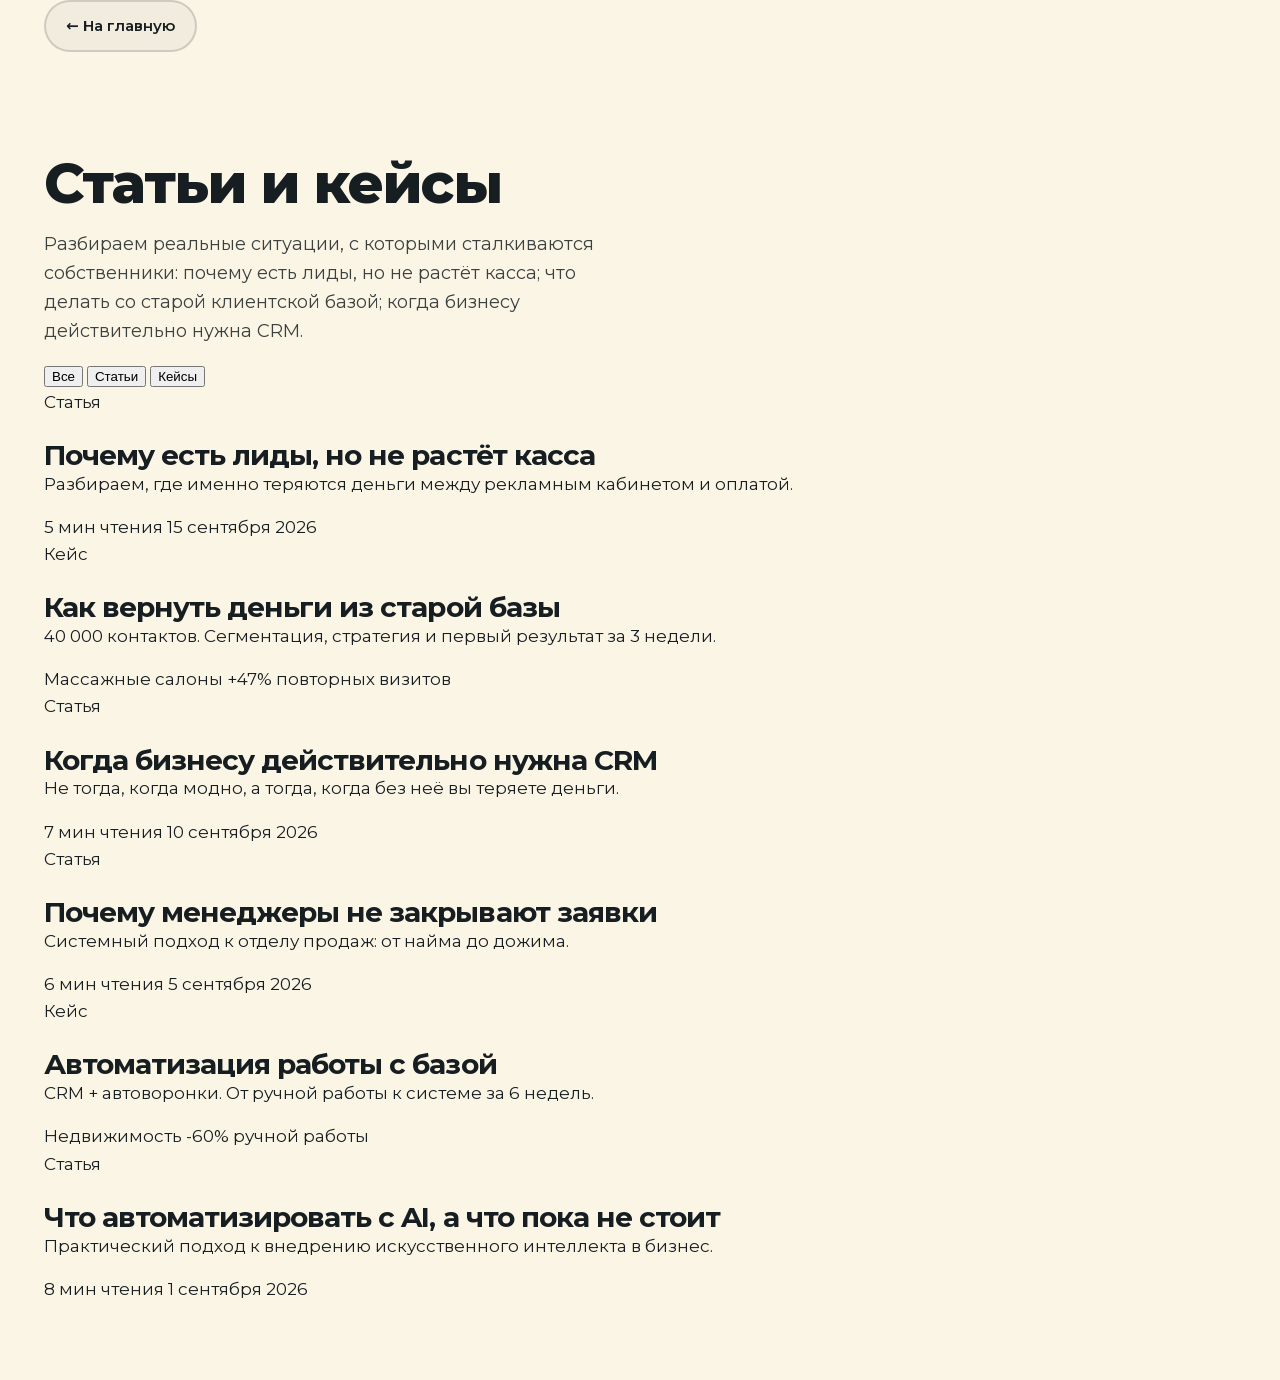
<file: articles.html>
<!DOCTYPE html>
<html lang="ru">
<head>
<meta charset="utf-8">
<meta name="viewport" content="width=device-width, initial-scale=1">
<title>Статьи и кейсы — MeWeGo Growth</title>
<meta name="description" content="Статьи и кейсы о маркетинге, продажах и управлении бизнесом от MeWeGo Growth">
<link rel="canonical" href="https://mewego.growth/articles">
<link rel="stylesheet" href="fonts.css">
<link rel="icon" href="data:image/svg+xml,%3Csvg xmlns='http://www.w3.org/2000/svg' viewBox='0 0 120 120'%3E%3Crect width='120' height='120' rx='26' fill='%23171E22'/%3E%3Cpolyline points='30,80 50,80 60,55 80,55' fill='none' stroke='%23FF8830' stroke-width='9' stroke-linecap='round' stroke-linejoin='round'/%3E%3Ccircle cx='30' cy='80' r='9' fill='%23FF8830'/%3E%3Ccircle cx='86' cy='55' r='11' fill='none' stroke='%23FF8830' stroke-width='8'/%3E%3C/svg%3E">
<style>
:root{
  --ink:#171E22;--canvas:#FBF5E5;--ember:#FF8830;--mist:#D0D4C5;--calm:#AAC4BB;--stone:#6C6B58;
  --on-light:#3A413F;--on-dark:#D0D4C5;--r-card:26px;--wrap:1240px;
}
*,*::before,*::after{box-sizing:border-box}
html{scroll-behavior:smooth}
body{
  margin:0;background:var(--canvas);color:var(--ink);
  font-family:Montserrat,system-ui,-apple-system,sans-serif;
  font-size:17px;line-height:1.6;font-weight:400;
}
.wrap{width:100%;max-width:var(--wrap);margin:0 auto;padding:0 24px}
.sec{padding:clamp(40px,6vw,80px) 0}
h1,h2,h3{margin:0;font-weight:800;letter-spacing:-.035em;line-height:1.1}
h1{font-size:clamp(32px,4.4vw,56px)}
h2{font-size:clamp(24px,3vw,36px);margin-top:40px}
h3{font-size:clamp(20px,2.4vw,28px);margin-top:24px;font-weight:700}
p{margin:0 0 16px}
a{color:inherit;text-decoration:none}
.back{display:inline-flex;align-items:center;gap:8px;padding:12px 20px;border-radius:100px;border:2px solid rgba(23,30,34,.16);background:rgba(23,30,34,.04);font-weight:600;font-size:15px;margin-bottom:24px;transition:border-color var(--t),background var(--t}
.back:hover{border-color:var(--ember);background:rgba(255,136,48,.08)}
.filter{display:flex;gap:12px;flex-wrap:wrap;margin:30px 0}
.filter__btn{
  padding:12px 24px;border-radius:100px;border:2px solid rgba(23,30,34,.16);
  background:rgba(23,30,34,.04);font-weight:600;font-size:15px;cursor:pointer;
  transition:border-color var(--t),background var(--t),color var(--t);
}
.filter__btn:hover{border-color:var(--ember);background:rgba(255,136,48,.08)}
.filter__btn.is-active{background:var(--ember);border-color:var(--ember);color:var(--ink)}
.grid{display:grid;grid-template-columns:repeat(auto-fit,minmax(320px,1fr));gap:20px}
.card{background:rgba(23,30,34,.05);border-radius:var(--r-card);padding:28px;transition:transform var(--t),box-shadow var(--t)}
.card:hover{transform:translateY(-4px);box-shadow:0 12px 28px rgba(23,30,34,.1)}
.card__type{font-family:'JetBrains Mono',monospace;font-size:13px;color:var(--ember);margin-bottom:12px}
.card__title{font-size:clamp(18px,2.2vw,24px);font-weight:700;letter-spacing:-.02em;margin-bottom:12px;line-height:1.25}
.card__lead{font-size:16px;line-height:1.5;color:var(--on-light);margin-bottom:16px}
.card__meta{display:flex;gap:12px;flex-wrap:wrap;font-family:'JetBrains Mono',monospace;font-size:13px;color:var(--stone)}
.card__result{color:var(--ember)}
.doc{max-width:800px;margin:0 auto}
.doc__header{margin-bottom:40px;padding-bottom:24px;border-bottom:1px solid rgba(23,30,34,.16)}
.doc__meta{font-family:'JetBrains Mono',monospace;font-size:14px;color:var(--stone);margin-top:12px}
@media (max-width:560px){
  .wrap{padding:0 16px}
  h1{font-size:26px}
  h2{font-size:20px}
  .grid{grid-template-columns:1fr}
  .filter{gap:8px}
  .filter__btn{padding:10px 16px;font-size:14px}
  .card{padding:20px}
  .card__title{font-size:18px}
  .card__lead{font-size:15px}
  .card__meta{font-size:12px}
}
</style>
</head>
<body>
<div class="wrap">
  <a class="back" href="index.html">← На главную</a>
</div>

<section class="sec">
  <div class="wrap">
    <div class="doc">
      <div class="doc__header">
        <h1>Статьи и кейсы</h1>
        <p style="font-size:18px;color:var(--on-light);max-width:600px;margin-top:16px">Разбираем реальные ситуации, с которыми сталкиваются собственники: почему есть лиды, но не растёт касса; что делать со старой клиентской базой; когда бизнесу действительно нужна CRM.</p>
      </div>

      <div class="filter">
        <button class="filter__btn is-active" data-filter="all">Все</button>
        <button class="filter__btn" data-filter="articles">Статьи</button>
        <button class="filter__btn" data-filter="cases">Кейсы</button>
      </div>

      <div class="grid" id="contentGrid">
        <article class="card" data-type="articles">
          <div class="card__type">Статья</div>
          <h3 class="card__title">Почему есть лиды, но не растёт касса</h3>
          <p class="card__lead">Разбираем, где именно теряются деньги между рекламным кабинетом и оплатой.</p>
          <div class="card__meta">
            <span>5 мин чтения</span>
            <span>15 сентября 2026</span>
          </div>
        </article>

        <article class="card" data-type="cases">
          <div class="card__type">Кейс</div>
          <h3 class="card__title">Как вернуть деньги из старой базы</h3>
          <p class="card__lead">40 000 контактов. Сегментация, стратегия и первый результат за 3 недели.</p>
          <div class="card__meta">
            <span>Массажные салоны</span>
            <span class="card__result">+47% повторных визитов</span>
          </div>
        </article>

        <article class="card" data-type="articles">
          <div class="card__type">Статья</div>
          <h3 class="card__title">Когда бизнесу действительно нужна CRM</h3>
          <p class="card__lead">Не тогда, когда модно, а тогда, когда без неё вы теряете деньги.</p>
          <div class="card__meta">
            <span>7 мин чтения</span>
            <span>10 сентября 2026</span>
          </div>
        </article>

        <article class="card" data-type="articles">
          <div class="card__type">Статья</div>
          <h3 class="card__title">Почему менеджеры не закрывают заявки</h3>
          <p class="card__lead">Системный подход к отделу продаж: от найма до дожима.</p>
          <div class="card__meta">
            <span>6 мин чтения</span>
            <span>5 сентября 2026</span>
          </div>
        </article>

        <article class="card" data-type="cases">
          <div class="card__type">Кейс</div>
          <h3 class="card__title">Автоматизация работы с базой</h3>
          <p class="card__lead">CRM + автоворонки. От ручной работы к системе за 6 недель.</p>
          <div class="card__meta">
            <span>Недвижимость</span>
            <span class="card__result">-60% ручной работы</span>
          </div>
        </article>

        <article class="card" data-type="articles">
          <div class="card__type">Статья</div>
          <h3 class="card__title">Что автоматизировать с AI, а что пока не стоит</h3>
          <p class="card__lead">Практический подход к внедрению искусственного интеллекта в бизнес.</p>
          <div class="card__meta">
            <span>8 мин чтения</span>
            <span>1 сентября 2026</span>
          </div>
        </article>
      </div>
    </div>
  </div>
</section>

<script>
(function(){
  'use strict';

  var filterBtns = document.querySelectorAll('.filter__btn');
  var cards = document.querySelectorAll('.card');

  filterBtns.forEach(function(btn){
    btn.addEventListener('click', function(){
      var filter = this.getAttribute('data-filter');

      filterBtns.forEach(function(b){ b.classList.remove('is-active'); });
      this.classList.add('is-active');

      cards.forEach(function(card){
        var type = card.getAttribute('data-type');
        if (filter === 'all' || type === filter){
          card.style.display = '';
        } else {
          card.style.display = 'none';
        }
      });
    });
  });
})();
</script>
</body>
</html>
</file>
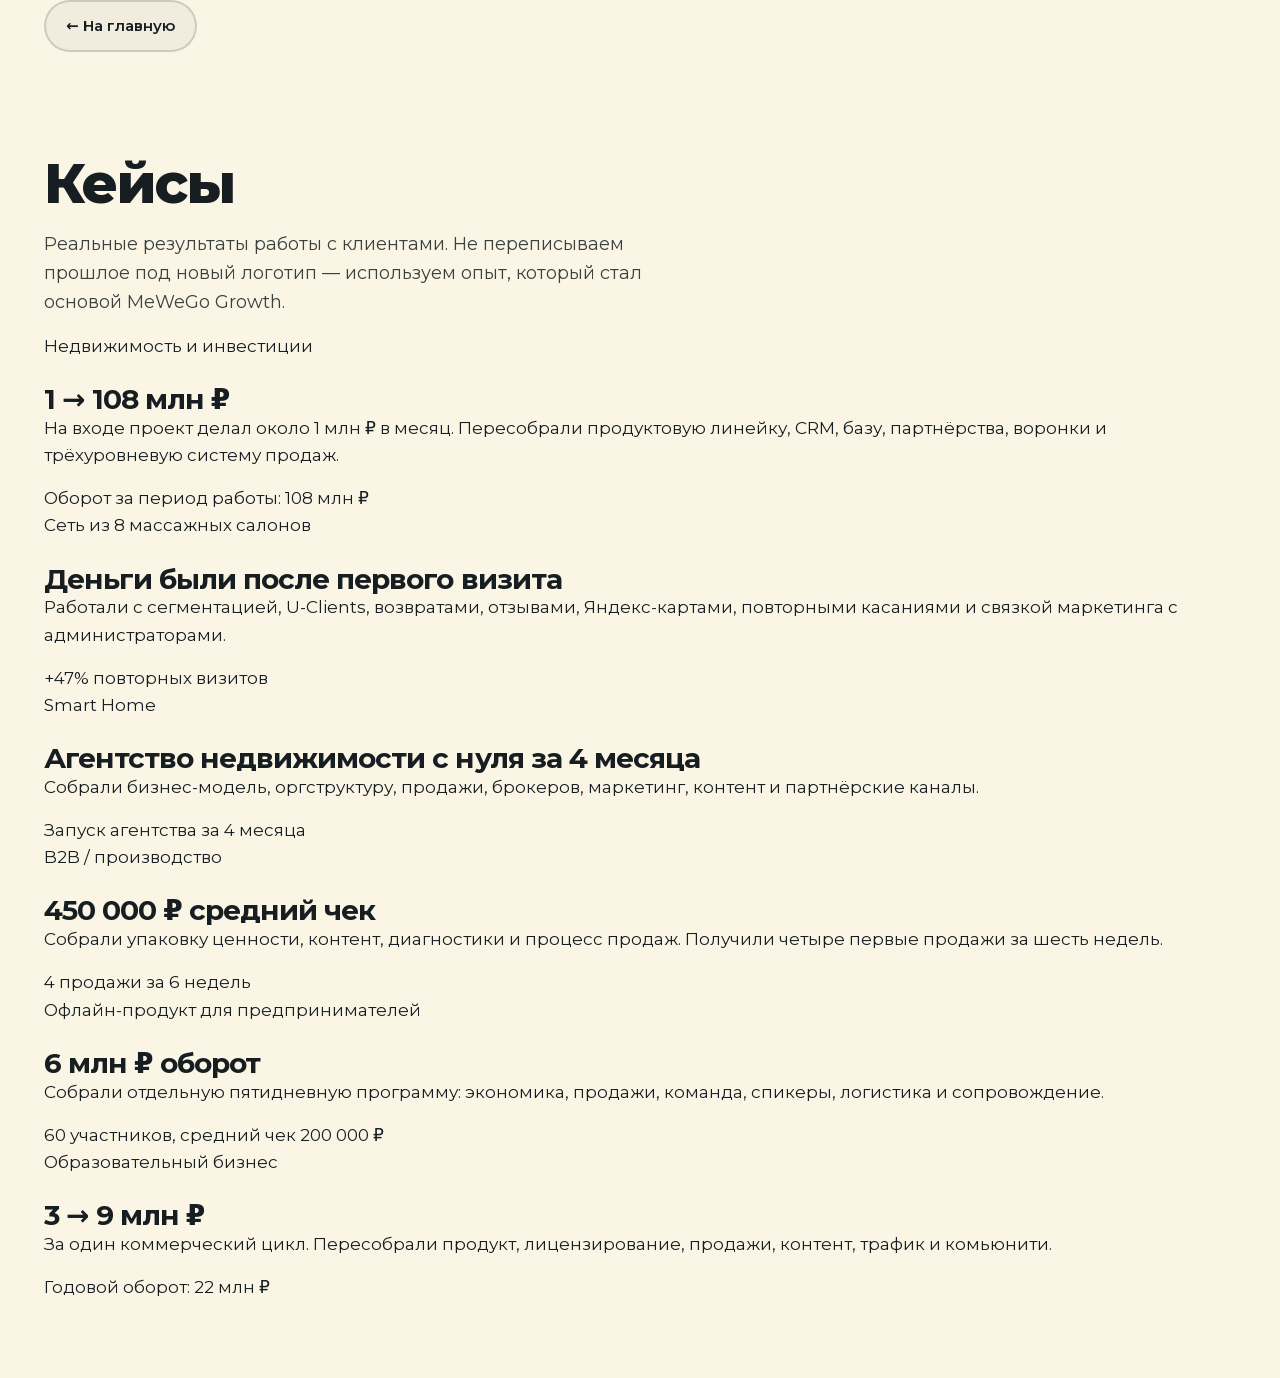
<file: cases.html>
<!DOCTYPE html>
<html lang="ru">
<head>
<meta charset="utf-8">
<meta name="viewport" content="width=device-width, initial-scale=1">
<title>Кейсы — MeWeGo Growth</title>
<meta name="description" content="Кейсы и результаты работы MeWeGo Growth с клиентами">
<link rel="canonical" href="https://mewego.growth/cases">
<link rel="stylesheet" href="fonts.css">
<link rel="icon" href="data:image/svg+xml,%3Csvg xmlns='http://www.w3.org/2000/svg' viewBox='0 0 120 120'%3E%3Crect width='120' height='120' rx='26' fill='%23171E22'/%3E%3Cpolyline points='30,80 50,80 60,55 80,55' fill='none' stroke='%23FF8830' stroke-width='9' stroke-linecap='round' stroke-linejoin='round'/%3E%3Ccircle cx='30' cy='80' r='9' fill='%23FF8830'/%3E%3Ccircle cx='86' cy='55' r='11' fill='none' stroke='%23FF8830' stroke-width='8'/%3E%3C/svg%3E">
<style>
:root{
  --ink:#171E22;--canvas:#FBF5E5;--ember:#FF8830;--mist:#D0D4C5;--calm:#AAC4BB;--stone:#6C6B58;
  --on-light:#3A413F;--on-dark:#D0D4C5;--r-card:26px;--wrap:1240px;
}
*,*::before,*::after{box-sizing:border-box}
html{scroll-behavior:smooth}
body{
  margin:0;background:var(--canvas);color:var(--ink);
  font-family:Montserrat,system-ui,-apple-system,sans-serif;
  font-size:17px;line-height:1.6;font-weight:400;
}
.wrap{width:100%;max-width:var(--wrap);margin:0 auto;padding:0 24px}
.sec{padding:clamp(40px,6vw,80px) 0}
h1,h2,h3{margin:0;font-weight:800;letter-spacing:-.035em;line-height:1.1}
h1{font-size:clamp(32px,4.4vw,56px)}
h2{font-size:clamp(24px,3vw,36px);margin-top:40px}
h3{font-size:clamp(20px,2.4vw,28px);margin-top:24px;font-weight:700}
p{margin:0 0 16px}
a{color:inherit;text-decoration:none}
.back{display:inline-flex;align-items:center;gap:8px;padding:12px 20px;border-radius:100px;border:2px solid rgba(23,30,34,.16);background:rgba(23,30,34,.04);font-weight:600;font-size:15px;margin-bottom:24px;transition:border-color var(--t),background var(--t}
.back:hover{border-color:var(--ember);background:rgba(255,136,48,.08)}
.grid{display:grid;grid-template-columns:repeat(auto-fit,minmax(320px,1fr));gap:20px}
.card{background:rgba(23,30,34,.05);border-radius:var(--r-card);padding:28px;transition:transform var(--t),box-shadow var(--t);cursor:pointer}
.card:hover{transform:translateY(-4px);box-shadow:0 12px 28px rgba(23,30,34,.1)}
.card__niche{font-family:'JetBrains Mono',monospace;font-size:13px;color:var(--ember);margin-bottom:12px}
.card__title{font-size:clamp(18px,2.2vw,24px);font-weight:700;letter-spacing:-.02em;margin-bottom:12px;line-height:1.25}
.card__lead{font-size:16px;line-height:1.5;color:var(--on-light);margin-bottom:16px}
.card__result{font-family:'JetBrains Mono',monospace;font-size:14px;color:var(--ember);font-weight:600}
.doc{max-width:800px;margin:0 auto}
.doc__header{margin-bottom:40px;padding-bottom:24px;border-bottom:1px solid rgba(23,30,34,.16)}
.doc__meta{font-family:'JetBrains Mono',monospace;font-size:14px;color:var(--stone);margin-top:12px}
@media (max-width:560px){
  .wrap{padding:0 16px}
  h1{font-size:26px}
  h2{font-size:20px}
  .grid{grid-template-columns:1fr}
  .card{padding:20px}
  .card__title{font-size:18px}
  .card__lead{font-size:15px}
  .card__result{font-size:13px}
}
</style>
</head>
<body>
<div class="wrap">
  <a class="back" href="index.html">← На главную</a>
</div>

<section class="sec">
  <div class="wrap">
    <div class="doc">
      <div class="doc__header">
        <h1>Кейсы</h1>
        <p style="font-size:18px;color:var(--on-light);max-width:600px;margin-top:16px">Реальные результаты работы с клиентами. Не переписываем прошлое под новый логотип — используем опыт, который стал основой MeWeGo Growth.</p>
      </div>

      <div class="grid">
        <article class="card">
          <div class="card__niche">Недвижимость и инвестиции</div>
          <h3 class="card__title">1 → 108 млн ₽</h3>
          <p class="card__lead">На входе проект делал около 1 млн ₽ в месяц. Пересобрали продуктовую линейку, CRM, базу, партнёрства, воронки и трёхуровневую систему продаж.</p>
          <div class="card__result">Оборот за период работы: 108 млн ₽</div>
        </article>

        <article class="card">
          <div class="card__niche">Сеть из 8 массажных салонов</div>
          <h3 class="card__title">Деньги были после первого визита</h3>
          <p class="card__lead">Работали с сегментацией, U-Clients, возвратами, отзывами, Яндекс-картами, повторными касаниями и связкой маркетинга с администраторами.</p>
          <div class="card__result">+47% повторных визитов</div>
        </article>

        <article class="card">
          <div class="card__niche">Smart Home</div>
          <h3 class="card__title">Агентство недвижимости с нуля за 4 месяца</h3>
          <p class="card__lead">Собрали бизнес-модель, оргструктуру, продажи, брокеров, маркетинг, контент и партнёрские каналы.</p>
          <div class="card__result">Запуск агентства за 4 месяца</div>
        </article>

        <article class="card">
          <div class="card__niche">B2B / производство</div>
          <h3 class="card__title">450 000 ₽ средний чек</h3>
          <p class="card__lead">Собрали упаковку ценности, контент, диагностики и процесс продаж. Получили четыре первые продажи за шесть недель.</p>
          <div class="card__result">4 продажи за 6 недель</div>
        </article>

        <article class="card">
          <div class="card__niche">Офлайн-продукт для предпринимателей</div>
          <h3 class="card__title">6 млн ₽ оборот</h3>
          <p class="card__lead">Собрали отдельную пятидневную программу: экономика, продажи, команда, спикеры, логистика и сопровождение.</p>
          <div class="card__result">60 участников, средний чек 200 000 ₽</div>
        </article>

        <article class="card">
          <div class="card__niche">Образовательный бизнес</div>
          <h3 class="card__title">3 → 9 млн ₽</h3>
          <p class="card__lead">За один коммерческий цикл. Пересобрали продукт, лицензирование, продажи, контент, трафик и комьюнити.</p>
          <div class="card__result">Годовой оборот: 22 млн ₽</div>
        </article>
      </div>
    </div>
  </div>
</section>
</body>
</html>
</file>
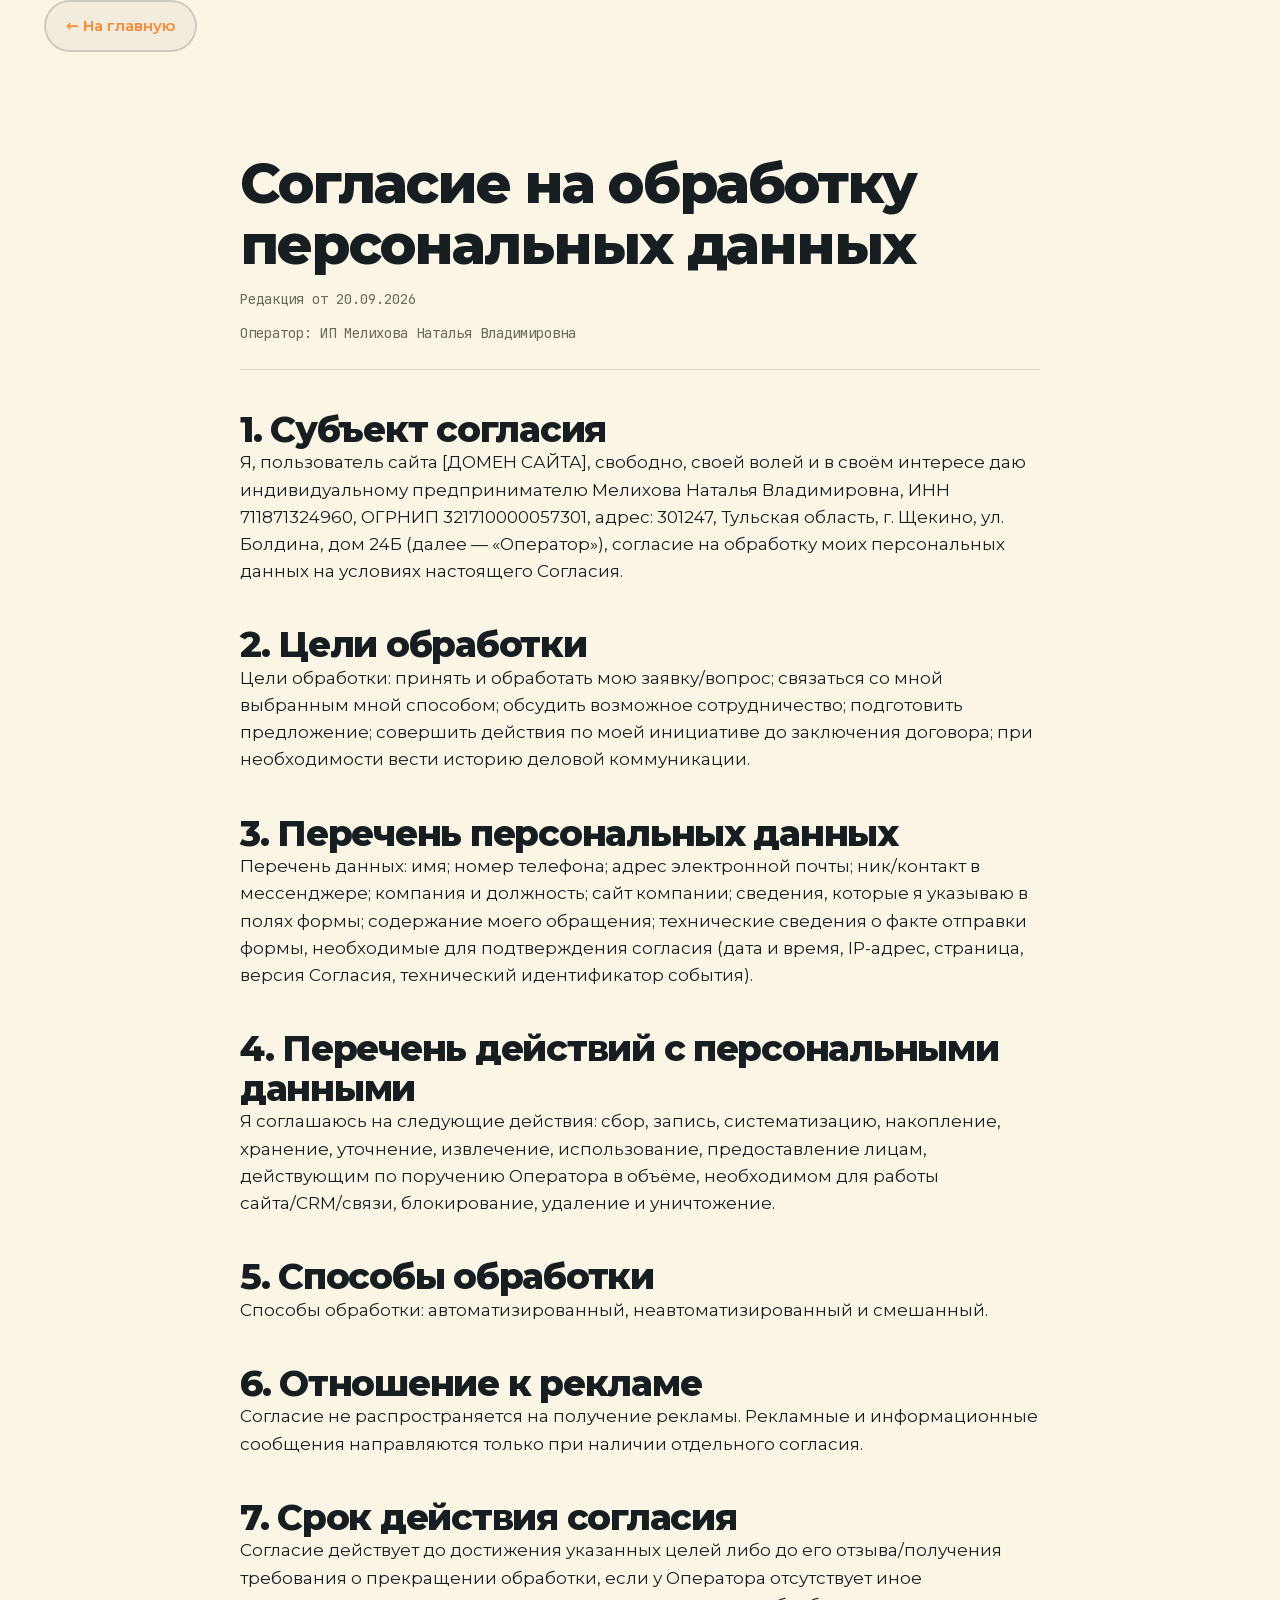
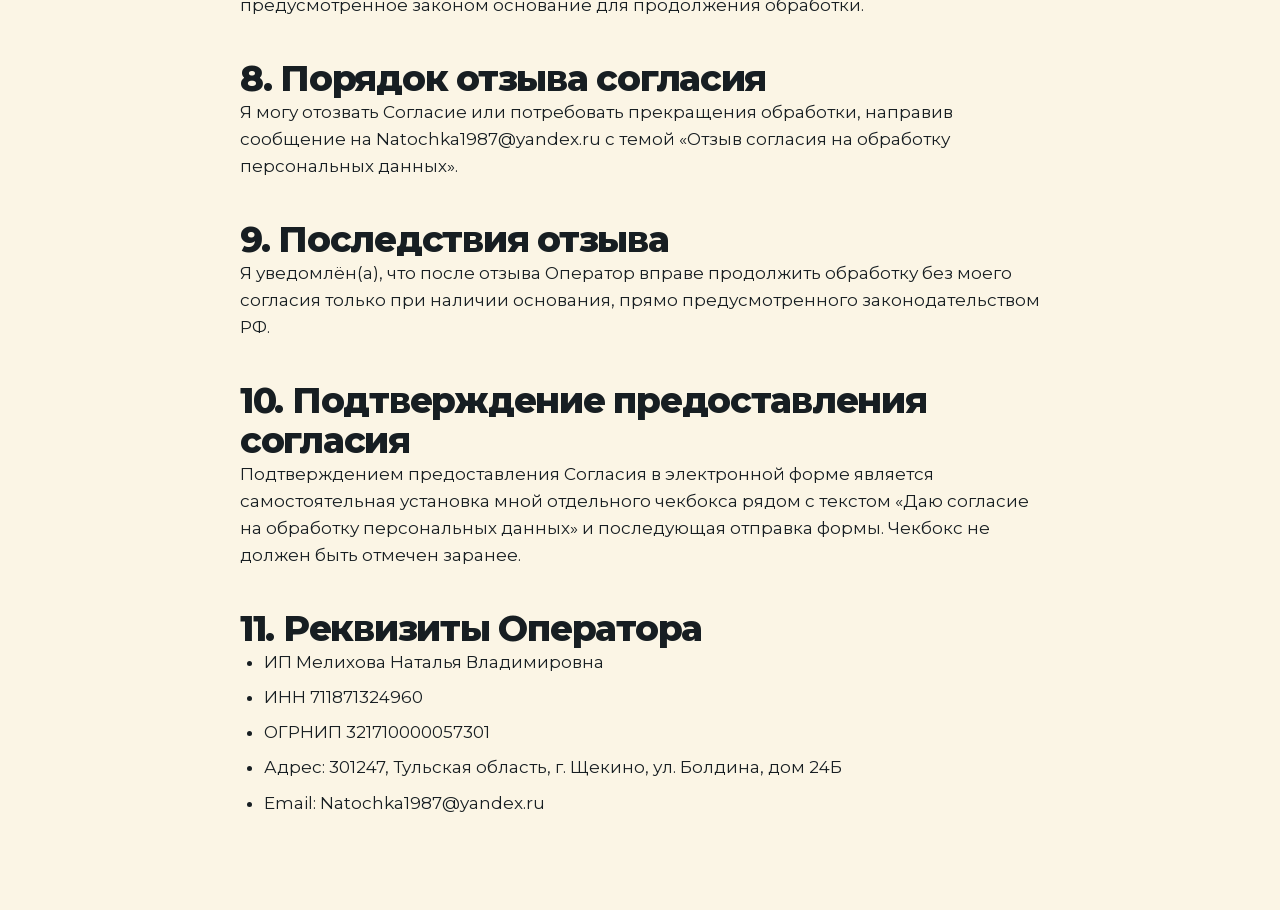
<file: consent.html>
<!DOCTYPE html>
<html lang="ru">
<head>
<meta charset="utf-8">
<meta name="viewport" content="width=device-width, initial-scale=1">
<title>Согласие на обработку персональных данных — MeWeGo Growth</title>
<meta name="description" content="Согласие на обработку персональных данных MeWeGo Growth">
<link rel="canonical" href="https://mewego.growth/consent">
<link rel="stylesheet" href="fonts.css">
<link rel="icon" href="data:image/svg+xml,%3Csvg xmlns='http://www.w3.org/2000/svg' viewBox='0 0 120 120'%3E%3Crect width='120' height='120' rx='26' fill='%23171E22'/%3E%3Cpolyline points='30,80 50,80 60,55 80,55' fill='none' stroke='%23FF8830' stroke-width='9' stroke-linecap='round' stroke-linejoin='round'/%3E%3Ccircle cx='30' cy='80' r='9' fill='%23FF8830'/%3E%3Ccircle cx='86' cy='55' r='11' fill='none' stroke='%23FF8830' stroke-width='8'/%3E%3C/svg%3E">
<style>
:root{
  --ink:#171E22;--canvas:#FBF5E5;--ember:#FF8830;--mist:#D0D4C5;--calm:#AAC4BB;--stone:#6C6B58;
  --on-light:#3A413F;--on-dark:#D0D4C5;--r-card:26px;--wrap:1240px;
}
*,*::before,*::after{box-sizing:border-box}
html{scroll-behavior:smooth}
body{
  margin:0;background:var(--canvas);color:var(--ink);
  font-family:Montserrat,system-ui,-apple-system,sans-serif;
  font-size:17px;line-height:1.6;font-weight:400;
}
.wrap{width:100%;max-width:var(--wrap);margin:0 auto;padding:0 24px}
.sec{padding:clamp(40px,6vw,80px) 0}
h1,h2,h3{margin:0;font-weight:800;letter-spacing:-.035em;line-height:1.1}
h1{font-size:clamp(32px,4.4vw,56px)}
h2{font-size:clamp(24px,3vw,36px);margin-top:40px}
h3{font-size:clamp(20px,2.4vw,28px);margin-top:24px;font-weight:700}
p{margin:0 0 16px}
a{color:var(--ember);text-decoration:none}
a:hover{text-decoration:underline}
ul{margin:0 0 16px;padding-left:24px}
li{margin-bottom:8px}
.doc{max-width:800px;margin:0 auto}
.doc__header{margin-bottom:40px;padding-bottom:24px;border-bottom:1px solid rgba(23,30,34,.16)}
.doc__meta{font-family:'JetBrains Mono',monospace;font-size:14px;color:var(--stone);margin-top:12px}
.back{display:inline-flex;align-items:center;gap:8px;padding:12px 20px;border-radius:100px;border:2px solid rgba(23,30,34,.16);background:rgba(23,30,34,.04);font-weight:600;font-size:15px;margin-bottom:24px;transition:border-color var(--t),background var(--t)}
.back:hover{border-color:var(--ember);background:rgba(255,136,48,.08)}
@media (max-width:560px){
  .wrap{padding:0 16px}
  h1{font-size:26px}
  h2{font-size:20px}
  h3{font-size:18px}
  .doc{max-width:100%}
  ul{padding-left:20px}
}
</style>
</head>
<body>
<div class="wrap">
  <a class="back" href="index.html">← На главную</a>
</div>

<section class="sec">
  <div class="wrap">
    <div class="doc">
      <div class="doc__header">
        <h1>Согласие на обработку персональных данных</h1>
        <div class="doc__meta">Редакция от 20.09.2026</div>
        <div class="doc__meta">Оператор: ИП Мелихова Наталья Владимировна</div>
      </div>

      <h2>1. Субъект согласия</h2>
      <p>Я, пользователь сайта [ДОМЕН САЙТА], свободно, своей волей и в своём интересе даю индивидуальному предпринимателю Мелихова Наталья Владимировна, ИНН 711871324960, ОГРНИП 321710000057301, адрес: 301247, Тульская область, г. Щекино, ул. Болдина, дом 24Б (далее — «Оператор»), согласие на обработку моих персональных данных на условиях настоящего Согласия.</p>

      <h2>2. Цели обработки</h2>
      <p>Цели обработки: принять и обработать мою заявку/вопрос; связаться со мной выбранным мной способом; обсудить возможное сотрудничество; подготовить предложение; совершить действия по моей инициативе до заключения договора; при необходимости вести историю деловой коммуникации.</p>

      <h2>3. Перечень персональных данных</h2>
      <p>Перечень данных: имя; номер телефона; адрес электронной почты; ник/контакт в мессенджере; компания и должность; сайт компании; сведения, которые я указываю в полях формы; содержание моего обращения; технические сведения о факте отправки формы, необходимые для подтверждения согласия (дата и время, IP-адрес, страница, версия Согласия, технический идентификатор события).</p>

      <h2>4. Перечень действий с персональными данными</h2>
      <p>Я соглашаюсь на следующие действия: сбор, запись, систематизацию, накопление, хранение, уточнение, извлечение, использование, предоставление лицам, действующим по поручению Оператора в объёме, необходимом для работы сайта/CRM/связи, блокирование, удаление и уничтожение.</p>

      <h2>5. Способы обработки</h2>
      <p>Способы обработки: автоматизированный, неавтоматизированный и смешанный.</p>

      <h2>6. Отношение к рекламе</h2>
      <p>Согласие не распространяется на получение рекламы. Рекламные и информационные сообщения направляются только при наличии отдельного согласия.</p>

      <h2>7. Срок действия согласия</h2>
      <p>Согласие действует до достижения указанных целей либо до его отзыва/получения требования о прекращении обработки, если у Оператора отсутствует иное предусмотренное законом основание для продолжения обработки.</p>

      <h2>8. Порядок отзыва согласия</h2>
      <p>Я могу отозвать Согласие или потребовать прекращения обработки, направив сообщение на Natochka1987@yandex.ru с темой «Отзыв согласия на обработку персональных данных».</p>

      <h2>9. Последствия отзыва</h2>
      <p>Я уведомлён(а), что после отзыва Оператор вправе продолжить обработку без моего согласия только при наличии основания, прямо предусмотренного законодательством РФ.</p>

      <h2>10. Подтверждение предоставления согласия</h2>
      <p>Подтверждением предоставления Согласия в электронной форме является самостоятельная установка мной отдельного чекбокса рядом с текстом «Даю согласие на обработку персональных данных» и последующая отправка формы. Чекбокс не должен быть отмечен заранее.</p>

      <h2>11. Реквизиты Оператора</h2>
      <ul>
        <li>ИП Мелихова Наталья Владимировна</li>
        <li>ИНН 711871324960</li>
        <li>ОГРНИП 321710000057301</li>
        <li>Адрес: 301247, Тульская область, г. Щекино, ул. Болдина, дом 24Б</li>
        <li>Email: Natochka1987@yandex.ru</li>
      </ul>
    </div>
  </div>
</section>
</body>
</html>
</file>
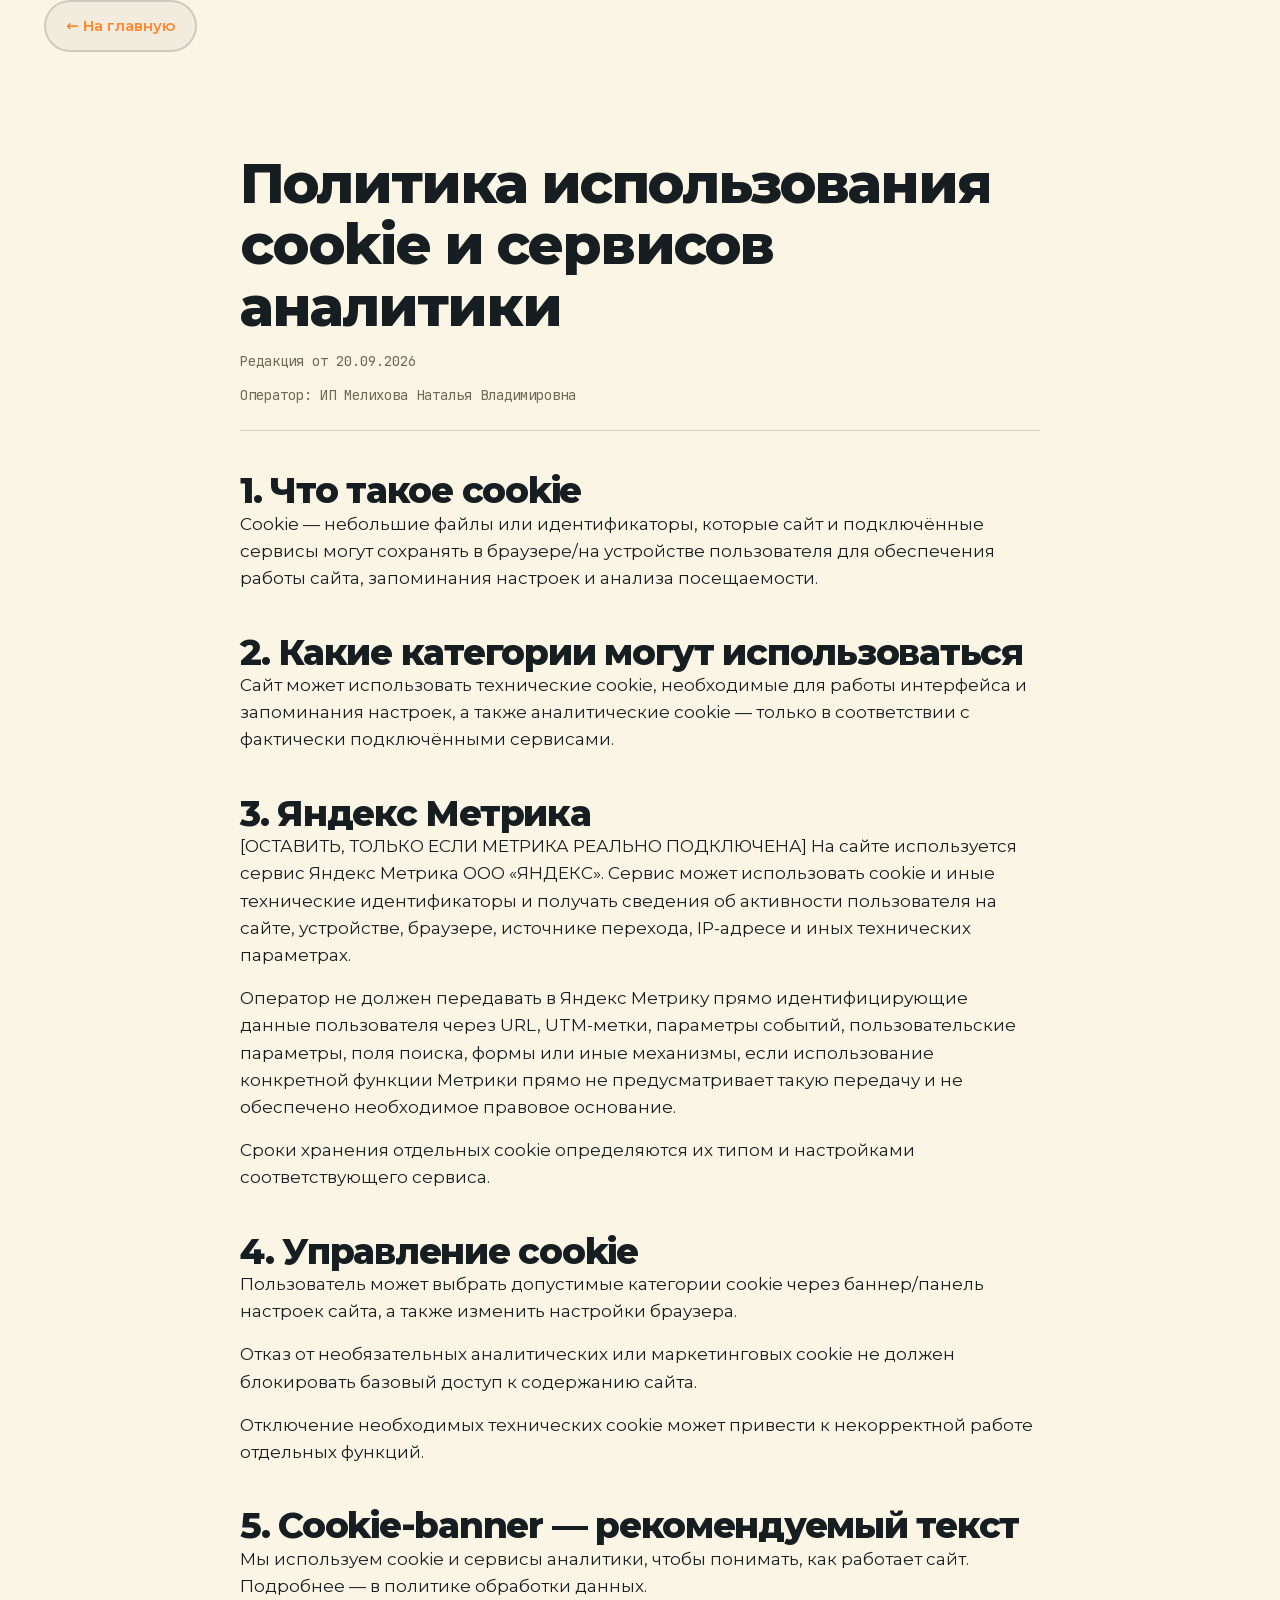
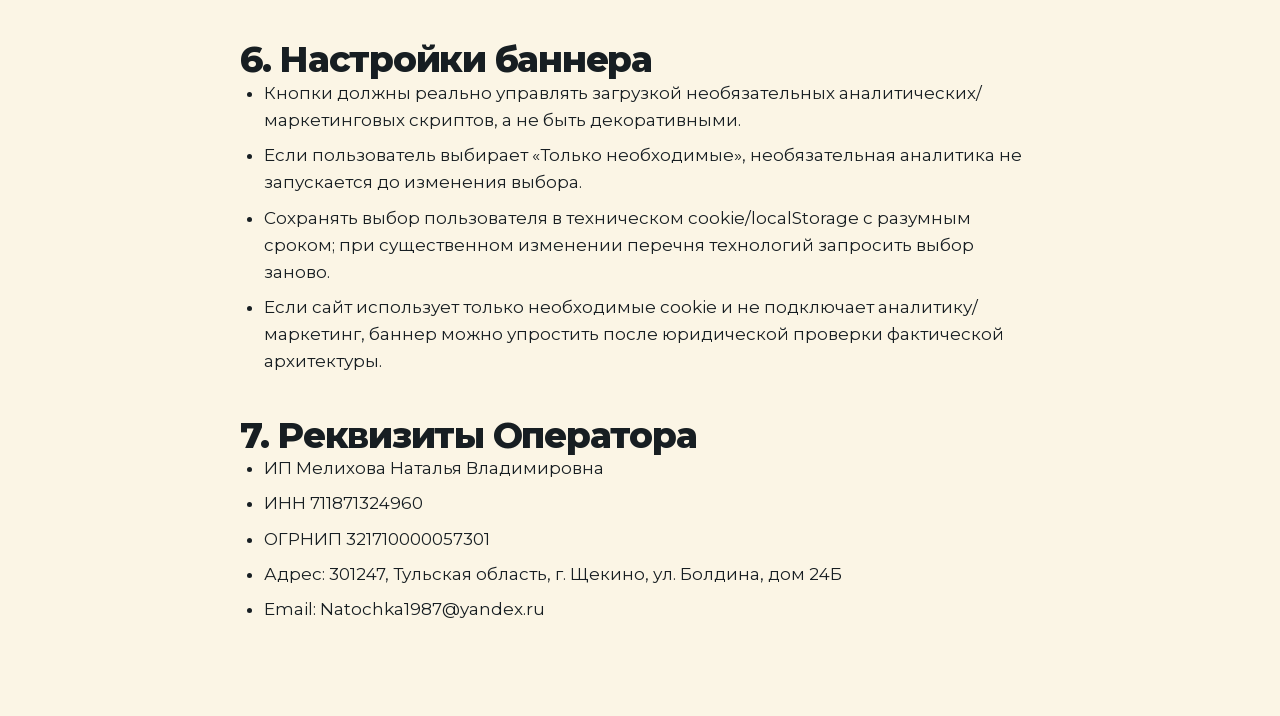
<file: cookie.html>
<!DOCTYPE html>
<html lang="ru">
<head>
<meta charset="utf-8">
<meta name="viewport" content="width=device-width, initial-scale=1">
<title>Политика использования cookie и сервисов аналитики — MeWeGo Growth</title>
<meta name="description" content="Политика использования cookie и сервисов аналитики MeWeGo Growth">
<link rel="canonical" href="https://mewego.growth/cookie">
<link rel="stylesheet" href="fonts.css">
<link rel="icon" href="data:image/svg+xml,%3Csvg xmlns='http://www.w3.org/2000/svg' viewBox='0 0 120 120'%3E%3Crect width='120' height='120' rx='26' fill='%23171E22'/%3E%3Cpolyline points='30,80 50,80 60,55 80,55' fill='none' stroke='%23FF8830' stroke-width='9' stroke-linecap='round' stroke-linejoin='round'/%3E%3Ccircle cx='30' cy='80' r='9' fill='%23FF8830'/%3E%3Ccircle cx='86' cy='55' r='11' fill='none' stroke='%23FF8830' stroke-width='8'/%3E%3C/svg%3E">
<style>
:root{
  --ink:#171E22;--canvas:#FBF5E5;--ember:#FF8830;--mist:#D0D4C5;--calm:#AAC4BB;--stone:#6C6B58;
  --on-light:#3A413F;--on-dark:#D0D4C5;--r-card:26px;--wrap:1240px;
}
*,*::before,*::after{box-sizing:border-box}
html{scroll-behavior:smooth}
body{
  margin:0;background:var(--canvas);color:var(--ink);
  font-family:Montserrat,system-ui,-apple-system,sans-serif;
  font-size:17px;line-height:1.6;font-weight:400;
}
.wrap{width:100%;max-width:var(--wrap);margin:0 auto;padding:0 24px}
.sec{padding:clamp(40px,6vw,80px) 0}
h1,h2,h3{margin:0;font-weight:800;letter-spacing:-.035em;line-height:1.1}
h1{font-size:clamp(32px,4.4vw,56px)}
h2{font-size:clamp(24px,3vw,36px);margin-top:40px}
h3{font-size:clamp(20px,2.4vw,28px);margin-top:24px;font-weight:700}
p{margin:0 0 16px}
a{color:var(--ember);text-decoration:none}
a:hover{text-decoration:underline}
ul{margin:0 0 16px;padding-left:24px}
li{margin-bottom:8px}
.doc{max-width:800px;margin:0 auto}
.doc__header{margin-bottom:40px;padding-bottom:24px;border-bottom:1px solid rgba(23,30,34,.16)}
.doc__meta{font-family:'JetBrains Mono',monospace;font-size:14px;color:var(--stone);margin-top:12px}
.back{display:inline-flex;align-items:center;gap:8px;padding:12px 20px;border-radius:100px;border:2px solid rgba(23,30,34,.16);background:rgba(23,30,34,.04);font-weight:600;font-size:15px;margin-bottom:24px;transition:border-color var(--t),background var(--t)}
.back:hover{border-color:var(--ember);background:rgba(255,136,48,.08)}
@media (max-width:560px){
  .wrap{padding:0 16px}
  h1{font-size:26px}
  h2{font-size:20px}
  h3{font-size:18px}
  .doc{max-width:100%}
  ul{padding-left:20px}
}
</style>
</head>
<body>
<div class="wrap">
  <a class="back" href="index.html">← На главную</a>
</div>

<section class="sec">
  <div class="wrap">
    <div class="doc">
      <div class="doc__header">
        <h1>Политика использования cookie и сервисов аналитики</h1>
        <div class="doc__meta">Редакция от 20.09.2026</div>
        <div class="doc__meta">Оператор: ИП Мелихова Наталья Владимировна</div>
      </div>

      <h2>1. Что такое cookie</h2>
      <p>Cookie — небольшие файлы или идентификаторы, которые сайт и подключённые сервисы могут сохранять в браузере/на устройстве пользователя для обеспечения работы сайта, запоминания настроек и анализа посещаемости.</p>

      <h2>2. Какие категории могут использоваться</h2>
      <p>Сайт может использовать технические cookie, необходимые для работы интерфейса и запоминания настроек, а также аналитические cookie — только в соответствии с фактически подключёнными сервисами.</p>

      <h2>3. Яндекс Метрика</h2>
      <p>[ОСТАВИТЬ, ТОЛЬКО ЕСЛИ МЕТРИКА РЕАЛЬНО ПОДКЛЮЧЕНА] На сайте используется сервис Яндекс Метрика ООО «ЯНДЕКС». Сервис может использовать cookie и иные технические идентификаторы и получать сведения об активности пользователя на сайте, устройстве, браузере, источнике перехода, IP-адресе и иных технических параметрах.</p>
      <p>Оператор не должен передавать в Яндекс Метрику прямо идентифицирующие данные пользователя через URL, UTM-метки, параметры событий, пользовательские параметры, поля поиска, формы или иные механизмы, если использование конкретной функции Метрики прямо не предусматривает такую передачу и не обеспечено необходимое правовое основание.</p>
      <p>Сроки хранения отдельных cookie определяются их типом и настройками соответствующего сервиса.</p>

      <h2>4. Управление cookie</h2>
      <p>Пользователь может выбрать допустимые категории cookie через баннер/панель настроек сайта, а также изменить настройки браузера.</p>
      <p>Отказ от необязательных аналитических или маркетинговых cookie не должен блокировать базовый доступ к содержанию сайта.</p>
      <p>Отключение необходимых технических cookie может привести к некорректной работе отдельных функций.</p>

      <h2>5. Cookie-banner — рекомендуемый текст</h2>
      <p>Мы используем cookie и сервисы аналитики, чтобы понимать, как работает сайт. Подробнее — в политике обработки данных.</p>

      <h2>6. Настройки баннера</h2>
      <ul>
        <li>Кнопки должны реально управлять загрузкой необязательных аналитических/маркетинговых скриптов, а не быть декоративными.</li>
        <li>Если пользователь выбирает «Только необходимые», необязательная аналитика не запускается до изменения выбора.</li>
        <li>Сохранять выбор пользователя в техническом cookie/localStorage с разумным сроком; при существенном изменении перечня технологий запросить выбор заново.</li>
        <li>Если сайт использует только необходимые cookie и не подключает аналитику/маркетинг, баннер можно упростить после юридической проверки фактической архитектуры.</li>
      </ul>

      <h2>7. Реквизиты Оператора</h2>
      <ul>
        <li>ИП Мелихова Наталья Владимировна</li>
        <li>ИНН 711871324960</li>
        <li>ОГРНИП 321710000057301</li>
        <li>Адрес: 301247, Тульская область, г. Щекино, ул. Болдина, дом 24Б</li>
        <li>Email: Natochka1987@yandex.ru</li>
      </ul>
    </div>
  </div>
</section>
</body>
</html>
</file>
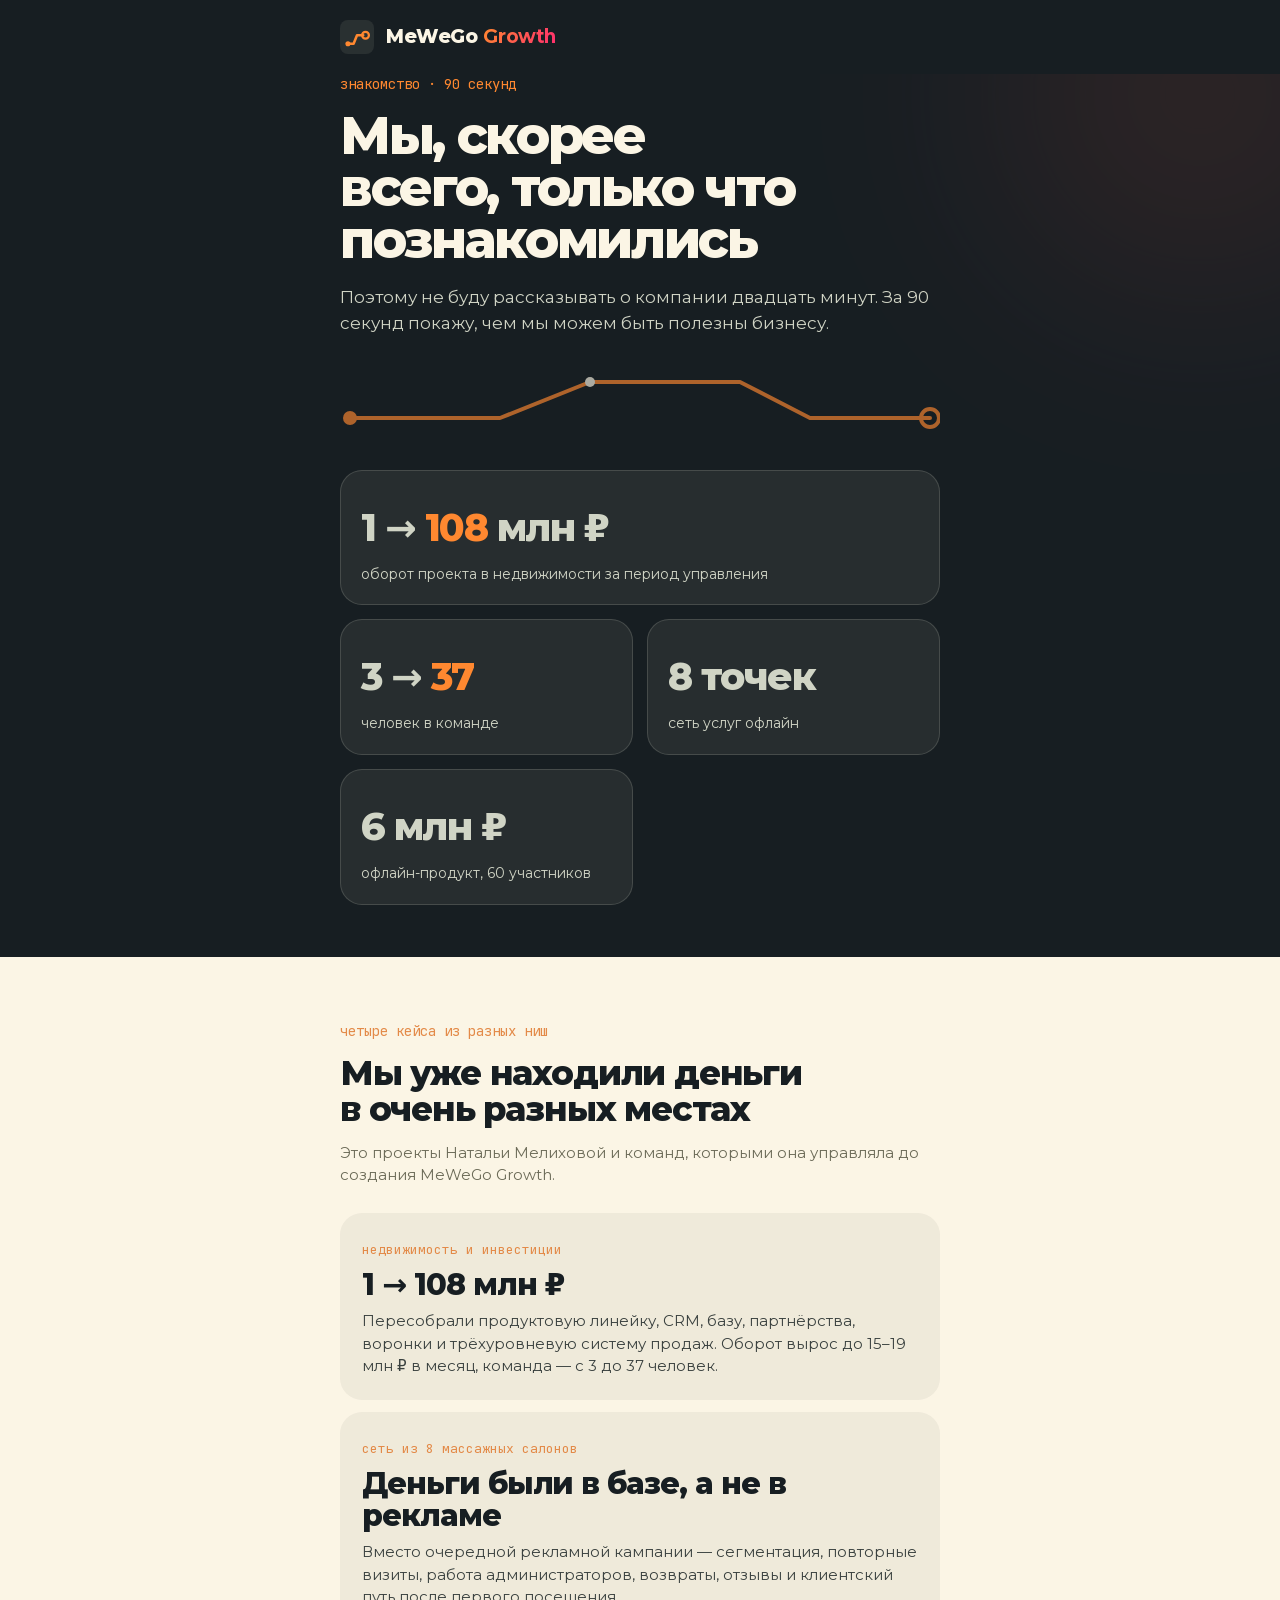
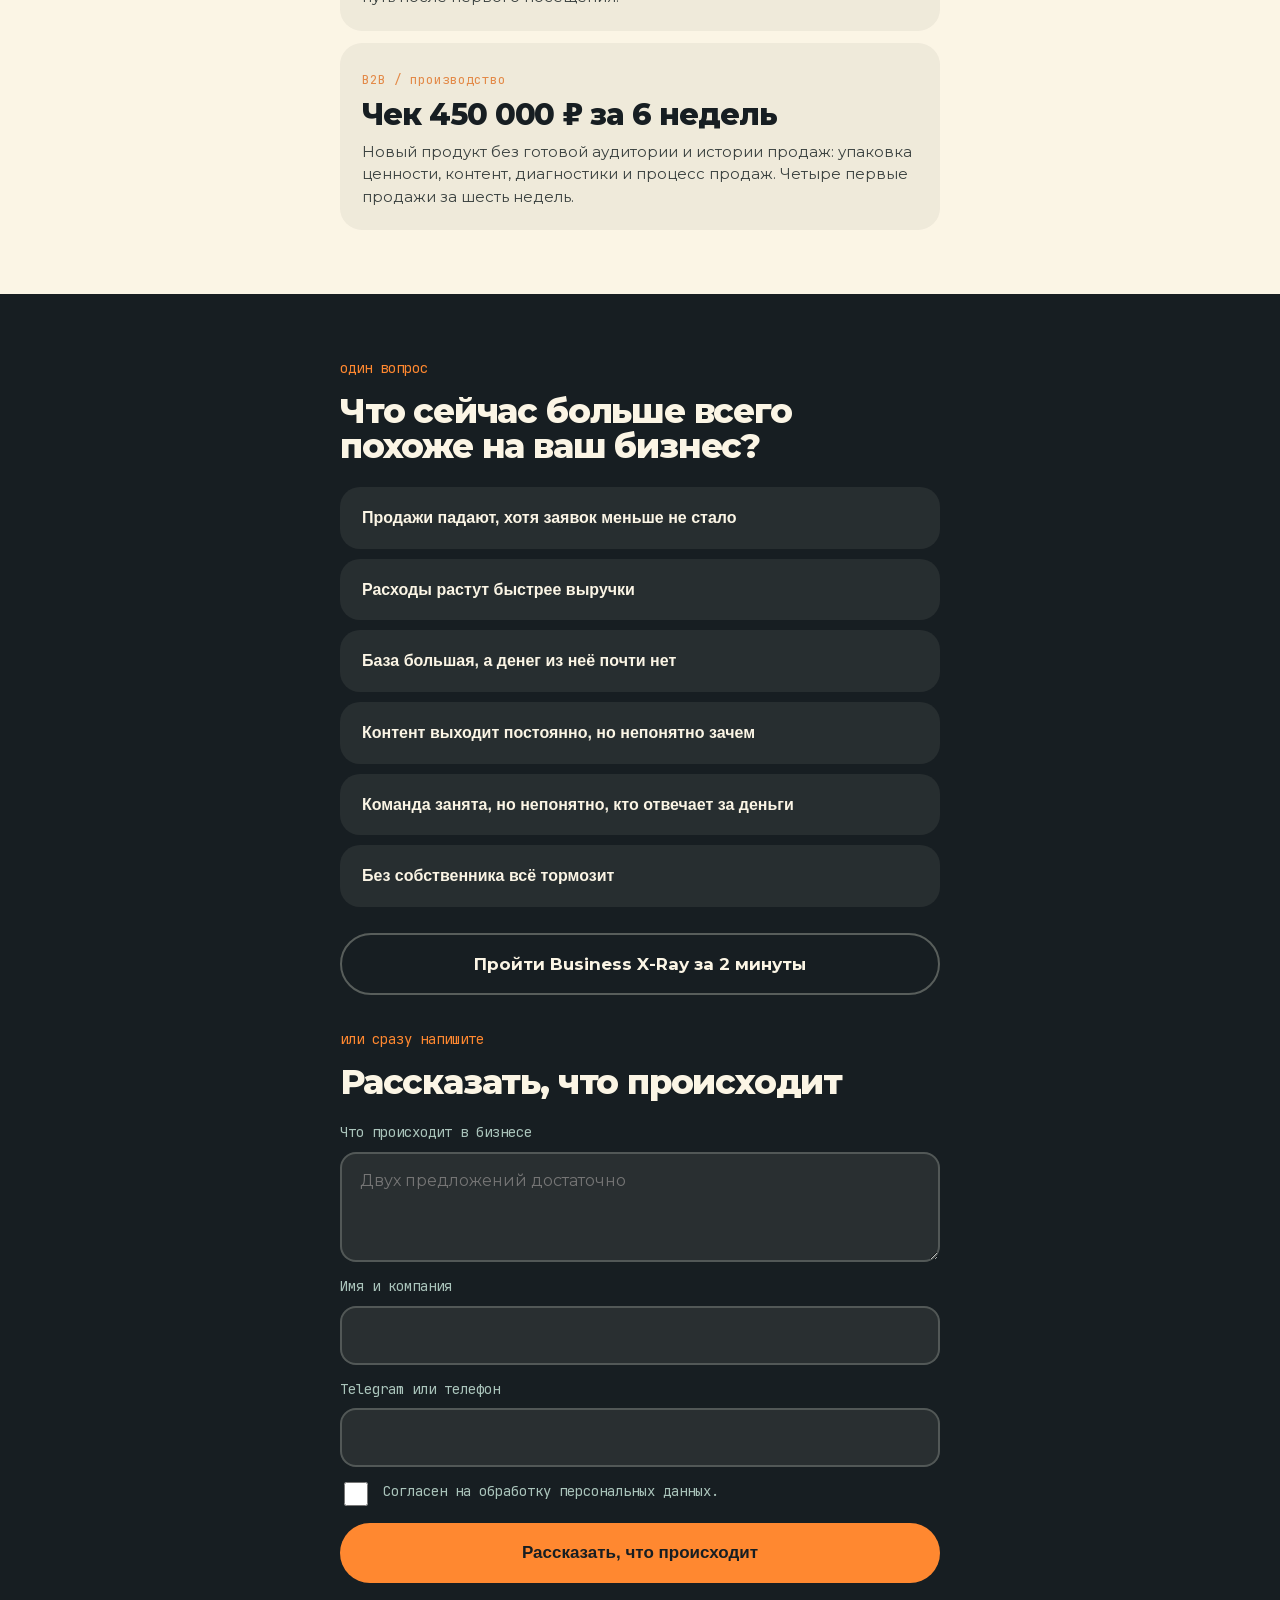
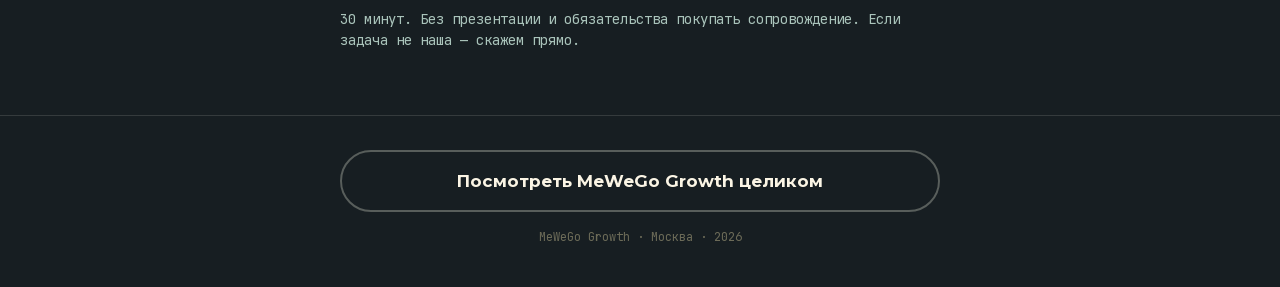
<file: hello.html>
<!DOCTYPE html>
<html lang="ru">
<head>
<meta charset="utf-8">
<meta name="viewport" content="width=device-width, initial-scale=1">
<title>MeWeGo Growth — 90 секунд про то, чем мы полезны бизнесу</title>
<meta name="description" content="Короткая страница для знакомства: пять цифр, четыре кейса и выбор ситуации. За 90 секунд понятно, чем MeWeGo Growth может быть полезен вашему бизнесу.">
<link rel="canonical" href="https://mewego.growth/hello">
<meta property="og:type" content="website">
<meta property="og:locale" content="ru_RU">
<meta property="og:title" content="MeWeGo Growth — 90 секунд про то, чем мы полезны бизнесу">
<meta property="og:description" content="Мы, скорее всего, только что познакомились. За 90 секунд покажу, чем мы можем быть полезны бизнесу.">
<meta property="og:image" content="og-preview.png">
<meta name="twitter:card" content="summary_large_image">
<meta name="theme-color" content="#171E22">
<link rel="preload" href="fonts/montserrat-cyrillic.woff2" as="font" type="font/woff2" crossorigin>
<link rel="preload" href="fonts/montserrat-latin.woff2" as="font" type="font/woff2" crossorigin>
<link rel="stylesheet" href="fonts.css">
<link rel="icon" href="data:image/svg+xml,%3Csvg xmlns='http://www.w3.org/2000/svg' viewBox='0 0 120 120'%3E%3Crect width='120' height='120' rx='26' fill='%23171E22'/%3E%3Cpolyline points='30,80 50,80 60,55 80,55' fill='none' stroke='%23FF8830' stroke-width='9' stroke-linecap='round' stroke-linejoin='round'/%3E%3Ccircle cx='30' cy='80' r='9' fill='%23FF8830'/%3E%3Ccircle cx='86' cy='55' r='11' fill='none' stroke='%23FF8830' stroke-width='8'/%3E%3C/svg%3E">
<style>
:root{
  --ink:#171E22;--canvas:#FBF5E5;--ember:#FF8830;--momentum:#FF9A50;--trail:#E38A48;
  --mist:#D0D4C5;--calm:#AAC4BB;--stone:#6C6B58;--pink:#FF2D6F;--teal:#12B5A5;
  --grad:linear-gradient(120deg,#FF8830,#FF2D6F);--on-light:#3A413F;
  --t:220ms cubic-bezier(.22,.61,.36,1);
}
*,*::before,*::after{box-sizing:border-box}
html{-webkit-text-size-adjust:100%;scroll-behavior:smooth}
body{margin:0;background:var(--ink);color:var(--canvas);font-family:Montserrat,system-ui,-apple-system,sans-serif;font-size:17px;line-height:1.55;-webkit-font-smoothing:antialiased;overflow-x:hidden}
h1,h2,h3{margin:0;font-weight:800;letter-spacing:-.035em;line-height:1.05;text-wrap:balance}
h1{font-size:clamp(32px,8vw,52px);letter-spacing:-.045em;line-height:1}
h2{font-size:clamp(23px,5.4vw,34px)}
p{margin:0}
a{color:inherit;text-decoration:none}
.mono{font-family:'JetBrains Mono',ui-monospace,monospace}
.wrap{width:100%;max-width:640px;margin:0 auto;padding:0 20px}
.sec{padding:clamp(40px,8vw,64px) 0}
.sec--light{background:var(--canvas);color:var(--ink)}
.eyebrow{font-family:'JetBrains Mono',monospace;font-size:14px;color:var(--ember);margin-bottom:14px;display:block}
.btn{display:flex;align-items:center;justify-content:center;gap:10px;width:100%;min-height:60px;padding:16px 26px;border-radius:100px;border:2px solid transparent;font-weight:700;font-size:17px;cursor:pointer;transition:transform var(--t),box-shadow var(--t),background var(--t),border-color var(--t);position:relative;overflow:hidden;text-align:center}
.btn--primary{background:var(--ember);color:var(--ink)}
.btn--primary::after{content:"";position:absolute;inset:0;background:var(--grad);opacity:0;transition:opacity var(--t)}
.btn--primary>span{position:relative;z-index:1}
.btn--primary:hover::after,.btn--primary:focus-visible::after{opacity:1}
.btn--primary:active{transform:scale(.99)}
.btn--ghost{border-color:rgba(208,212,197,.35);color:var(--canvas)}
.sec--light .btn--ghost{border-color:rgba(23,30,34,.28);color:var(--ink)}
.btn--ghost:hover,.btn--ghost:focus-visible{border-color:var(--ember)}
:focus-visible{outline:3px solid var(--ember);outline-offset:3px;border-radius:6px}
.logo{display:flex;align-items:center;gap:12px;padding:20px 0}
.logo svg{width:34px;height:34px;flex:none}
.logo__name{font-weight:800;font-size:19px;letter-spacing:-.02em}
.logo__name b{background:var(--grad);-webkit-background-clip:text;background-clip:text;color:transparent}
.hero{position:relative;overflow:hidden;padding-bottom:clamp(34px,7vw,52px)}
.glow{position:absolute;width:520px;height:520px;border-radius:50%;filter:blur(120px);opacity:.16;background:radial-gradient(circle,#FF8830,rgba(255,45,111,.4) 50%,transparent 70%);top:-240px;right:-180px;pointer-events:none;animation:drift 16s ease-in-out infinite alternate}
@keyframes drift{from{transform:translate3d(0,0,0)}to{transform:translate3d(-40px,40px,0) scale(1.1)}}
.hero p{color:var(--mist);margin-top:18px}
.route{width:100%;height:70px;margin-top:26px;opacity:.65}
.draw{stroke-dasharray:900;stroke-dashoffset:900;animation:draw 1500ms cubic-bezier(.22,.61,.36,1) 200ms forwards}
@keyframes draw{to{stroke-dashoffset:0}}
.nums{display:grid;grid-template-columns:repeat(2,1fr);gap:14px;margin-top:30px}
.num{background:rgba(251,245,229,.07);border:1px solid rgba(208,212,197,.18);border-radius:22px;padding:20px}
.num:first-child{grid-column:span 2}
.num__n{font-size:clamp(26px,7vw,38px);font-weight:800;letter-spacing:-.04em;line-height:1}
.num__n .u{color:var(--ember)}
.num__t{margin-top:8px;font-size:14px;line-height:1.4;color:var(--calm)}
.cases{display:grid;gap:12px;margin-top:26px}
.case{background:rgba(23,30,34,.05);border-radius:22px;padding:22px;transition:transform var(--t)}
.case:active{transform:scale(.99)}
.case__k{font-family:'JetBrains Mono',monospace;font-size:13px;color:var(--trail)}
.case__n{font-size:clamp(22px,5.4vw,30px);font-weight:800;letter-spacing:-.035em;margin-top:8px;line-height:1.05}
.case__d{margin-top:10px;font-size:15px;line-height:1.5;color:var(--on-light)}
.probs{display:grid;gap:10px;margin-top:22px}
.prob{text-align:left;width:100%;background:rgba(251,245,229,.07);border:2px solid transparent;border-radius:20px;padding:18px 20px;color:var(--canvas);font-size:16px;font-weight:600;line-height:1.35;cursor:pointer;min-height:56px;transition:border-color var(--t),background var(--t),transform var(--t)}
.prob:active{transform:scale(.995)}
.prob.is-active{border-color:var(--ember);background:rgba(255,136,48,.14)}
.cta{display:grid;gap:12px;margin-top:26px}
.mini{display:grid;gap:14px;margin-top:22px}
.mini input,.mini textarea{width:100%;background:rgba(251,245,229,.08);border:2px solid rgba(208,212,197,.25);border-radius:16px;padding:15px 18px;font:inherit;font-size:16px;color:var(--canvas);min-height:56px;transition:border-color var(--t),box-shadow var(--t)}
.mini textarea{min-height:110px;resize:vertical;line-height:1.5}
.mini input:focus,.mini textarea:focus{outline:none;border-color:var(--ember);box-shadow:0 0 0 4px rgba(255,136,48,.18)}
.mini label{font-size:14px;color:var(--calm);font-family:'JetBrains Mono',monospace}
.mini .field{display:grid;gap:8px}
.consent{display:flex;gap:12px;align-items:flex-start;font-size:14px;line-height:1.45;color:var(--mist)}
.consent input{width:24px;height:24px;min-height:24px;accent-color:var(--ember);flex:none;margin-top:1px}
.note{font-family:'JetBrains Mono',monospace;font-size:14px;color:var(--calm);line-height:1.5;margin-top:12px}
.msg{display:none;border-radius:18px;padding:20px;font-size:15px;line-height:1.5;margin-top:14px}
.msg--ok{background:rgba(18,181,165,.14);border:1px solid rgba(18,181,165,.5)}
.msg--fail{background:rgba(255,45,111,.12);border:1px solid rgba(255,45,111,.45);display:none;gap:14px}
.foot{padding:34px 0 40px;border-top:1px solid rgba(208,212,197,.16);text-align:center}
.foot .mono{font-size:12px;color:var(--stone);margin-top:16px;display:block}
.rv{opacity:0;transform:translateY(18px);transition:opacity 460ms cubic-bezier(.22,.61,.36,1),transform 460ms cubic-bezier(.22,.61,.36,1)}
.rv.is-in{opacity:1;transform:none}
@media (prefers-reduced-motion: reduce){
  *,*::before,*::after{animation-duration:.001ms !important;transition-duration:.001ms !important}
  .rv{opacity:1;transform:none}.draw{stroke-dashoffset:0}
}
</style>
</head>
<body>

<div class="wrap">
  <a class="logo" href="index.html" data-ev="hello_to_main">
    <svg viewBox="0 0 120 120" aria-hidden="true">
      <rect width="120" height="120" rx="28" fill="rgba(251,245,229,.08)"></rect>
      <polyline points="28,84 48,84 60,54 82,54" fill="none" stroke="#FF8830" stroke-width="9" stroke-linecap="round" stroke-linejoin="round"></polyline>
      <circle cx="28" cy="84" r="9" fill="#FF8830"></circle>
      <circle cx="90" cy="54" r="12" fill="none" stroke="#FF8830" stroke-width="8"></circle>
    </svg>
    <span class="logo__name">MeWeGo <b>Growth</b></span>
  </a>
</div>

<header class="hero">
  <div class="glow" aria-hidden="true"></div>
  <div class="wrap">
    <span class="eyebrow">знакомство · 90 секунд</span>
    <h1>Мы, скорее всего, только что познакомились</h1>
    <p>Поэтому не буду рассказывать о компании двадцать минут. За 90 секунд покажу, чем мы можем быть полезны бизнесу.</p>
    <svg class="route" viewBox="0 0 600 70" fill="none" preserveAspectRatio="none" aria-hidden="true">
      <polyline class="draw" points="10,56 160,56 250,20 400,20 470,56 590,56" stroke="#FF8830" stroke-width="4" stroke-linecap="round" stroke-linejoin="round"></polyline>
      <circle cx="10" cy="56" r="7" fill="#FF8830"></circle>
      <circle cx="250" cy="20" r="5" fill="#FBF5E5"></circle>
      <circle cx="590" cy="56" r="9" fill="none" stroke="#FF8830" stroke-width="4"></circle>
    </svg>

    <div class="nums">
      <div class="num"><p class="num__n"><span data-count="1">0</span> → <span class="u" data-count="108">0</span> млн ₽</p><p class="num__t">оборот проекта в недвижимости за период управления</p></div>
      <div class="num"><p class="num__n"><span data-count="3">0</span> → <span class="u" data-count="37">0</span></p><p class="num__t">человек в команде</p></div>
      <div class="num"><p class="num__n" data-count="8" data-suffix=" точек">0</p><p class="num__t">сеть услуг офлайн</p></div>
      <div class="num"><p class="num__n" data-count="6" data-suffix=" млн ₽">0</p><p class="num__t">офлайн-продукт, 60 участников</p></div>
    </div>
  </div>
</header>

<section class="sec sec--light">
  <div class="wrap">
    <span class="eyebrow" style="color:var(--trail)">четыре кейса из разных ниш</span>
    <h2>Мы уже находили деньги в очень разных местах</h2>
    <p style="margin-top:14px;font-size:15px;color:var(--stone);line-height:1.5">Это проекты Натальи Мелиховой и команд, которыми она управляла до создания MeWeGo Growth.</p>
    <div class="cases">
      <article class="case rv">
        <span class="case__k">недвижимость и инвестиции</span>
        <p class="case__n">1 → 108 млн ₽</p>
        <p class="case__d">Пересобрали продуктовую линейку, CRM, базу, партнёрства, воронки и трёхуровневую систему продаж. Оборот вырос до 15–19 млн ₽ в месяц, команда — с 3 до 37 человек.</p>
      </article>
      <article class="case rv">
        <span class="case__k">сеть из 8 массажных салонов</span>
        <p class="case__n">Деньги были в базе, а не в рекламе</p>
        <p class="case__d">Вместо очередной рекламной кампании — сегментация, повторные визиты, работа администраторов, возвраты, отзывы и клиентский путь после первого посещения.</p>
      </article>
      <article class="case rv">
        <span class="case__k">B2B / производство</span>
        <p class="case__n">Чек 450 000 ₽ за 6 недель</p>
        <p class="case__d">Новый продукт без готовой аудитории и истории продаж: упаковка ценности, контент, диагностики и процесс продаж. Четыре первые продажи за шесть недель.</p>
      </article>
    </div>
  </div>
</section>

<section class="sec">
  <div class="wrap">
    <span class="eyebrow">один вопрос</span>
    <h2>Что сейчас больше всего похоже на ваш бизнес?</h2>
    <div class="probs" id="probs">
      <button class="prob" type="button" data-prob="Продажи падают, хотя заявок меньше не стало">Продажи падают, хотя заявок меньше не стало</button>
      <button class="prob" type="button" data-prob="Расходы растут быстрее выручки">Расходы растут быстрее выручки</button>
      <button class="prob" type="button" data-prob="База большая, а денег из неё почти нет">База большая, а денег из неё почти нет</button>
      <button class="prob" type="button" data-prob="Контент выходит постоянно, но непонятно зачем">Контент выходит постоянно, но непонятно зачем</button>
      <button class="prob" type="button" data-prob="Команда очень занята, но непонятно, кто отвечает за деньги">Команда занята, но непонятно, кто отвечает за деньги</button>
      <button class="prob" type="button" data-prob="Без собственника всё тормозит">Без собственника всё тормозит</button>
    </div>

    <div class="cta">
      <a class="btn btn--ghost" href="index.html#xray" data-ev="business_xray_start"><span>Пройти Business X-Ray за 2 минуты</span></a>
    </div>

    <div style="margin-top:34px">
      <span class="eyebrow">или сразу напишите</span>
      <h2>Рассказать, что происходит</h2>
      <form class="mini" id="miniForm" novalidate>
        <div class="field">
          <label for="h-what">Что происходит в бизнесе</label>
          <textarea id="h-what" name="what" placeholder="Двух предложений достаточно"></textarea>
        </div>
        <div class="field">
          <label for="h-name">Имя и компания</label>
          <input id="h-name" name="name" autocomplete="name">
        </div>
        <div class="field">
          <label for="h-contact">Telegram или телефон</label>
          <input id="h-contact" name="contact" autocomplete="tel">
        </div>
        <label class="consent"><input type="checkbox" id="h-consent"><span>Согласен на обработку персональных данных.</span></label>
        <button class="btn btn--primary" type="submit"><span>Рассказать, что происходит</span></button>
        <p class="note" id="hNote">30 минут. Без презентации и обязательства покупать сопровождение. Если задача не наша — скажем прямо.</p>
        <div class="msg msg--ok" id="hOk" role="status">Спасибо. Сначала посмотрим на задачу, а не на календарь. Если видим, что можем быть полезны, свяжемся и назначим разговор. Если задача не наша — тоже скажем прямо.</div>
        <div class="msg msg--fail" id="hFail" role="alert">
          <p id="hFailText">Заявка не отправлена: форма пока не подключена к серверу. Нажмите кнопку — текст скопируется, и откроется чат с Натальей.</p>
          <button class="btn btn--primary" type="button" id="hTg" data-ev="telegram_click"><span>Скопировать и открыть Telegram</span></button>
        </div>
      </form>
    </div>
  </div>
</section>

<footer class="foot">
  <div class="wrap">
    <a class="btn btn--ghost" href="index.html" data-ev="hello_to_main"><span>Посмотреть MeWeGo Growth целиком</span></a>
    <span class="mono">MeWeGo Growth · Москва · 2026</span>
  </div>
</footer>

<script>
(function(){
'use strict';
var CONFIG = { FORM_ENDPOINT:'', TELEGRAM:'https://t.me/melikhova_natalya' };
var reduced = window.matchMedia('(prefers-reduced-motion: reduce)').matches;
var state = { problem:'' };

function track(name, data){
  data = data || {};
  try{
    if (typeof window.ym === 'function' && window.__ymId) window.ym(window.__ymId,'reachGoal',name,data);
    if (typeof window.gtag === 'function') window.gtag('event', name, data);
    (window.dataLayer = window.dataLayer || []).push(Object.assign({event:name}, data));
  }catch(e){}
}
document.addEventListener('click', function(e){
  var el = e.target.closest('[data-ev]');
  if (el) track(el.getAttribute('data-ev'));
});

/* появление */
if ('IntersectionObserver' in window){
  var io = new IntersectionObserver(function(en){
    en.forEach(function(x){ if (x.isIntersecting){ x.target.classList.add('is-in'); io.unobserve(x.target); } });
  }, {rootMargin:'0px 0px -10% 0px', threshold:.08});
  document.querySelectorAll('.rv').forEach(function(el){ io.observe(el); });
} else {
  document.querySelectorAll('.rv').forEach(function(el){ el.classList.add('is-in'); });
}

/* счётчики */
function animateCount(el){
  var target = parseFloat(el.getAttribute('data-count')), suffix = el.getAttribute('data-suffix') || '';
  if (reduced || isNaN(target)){ el.textContent = target + suffix; return; }
  var dur = 1000, start = performance.now();
  requestAnimationFrame(function tick(now){
    var p = Math.min((now-start)/dur,1), e = 1 - Math.pow(1-p,3);
    el.textContent = Math.round(target*e) + suffix;
    if (p < 1) requestAnimationFrame(tick);
  });
}
if ('IntersectionObserver' in window){
  var cio = new IntersectionObserver(function(en){
    en.forEach(function(x){ if (x.isIntersecting){ animateCount(x.target); cio.unobserve(x.target); } });
  }, {threshold:.4});
  document.querySelectorAll('[data-count]').forEach(function(el){ cio.observe(el); });
} else {
  document.querySelectorAll('[data-count]').forEach(animateCount);
}

/* выбор ситуации */
document.querySelectorAll('.prob').forEach(function(btn){
  btn.setAttribute('aria-pressed','false');
  btn.addEventListener('click', function(){
    var was = btn.classList.contains('is-active');
    document.querySelectorAll('.prob').forEach(function(b){ b.classList.remove('is-active'); b.setAttribute('aria-pressed','false'); });
    if (was){ state.problem = ''; return; }
    btn.classList.add('is-active'); btn.setAttribute('aria-pressed','true');
    state.problem = btn.getAttribute('data-prob');
    track('problem_selected', {problem: state.problem});
  });
});

/* копирование + Telegram */
function copyText(text){
  try{
    if (navigator.clipboard && window.isSecureContext) return navigator.clipboard.writeText(text);
    var ta = document.createElement('textarea');
    ta.value = text; ta.style.position='fixed'; ta.style.opacity='0';
    document.body.appendChild(ta); ta.select(); document.execCommand('copy'); document.body.removeChild(ta);
  }catch(e){}
  return Promise.resolve();
}
function sendViaTelegram(text, hint){
  copyText(text).then(function(){
    if (hint) hint.textContent = 'Текст скопирован. Открываем чат — остаётся вставить его в сообщение.';
    window.open(CONFIG.TELEGRAM,'_blank','noopener');
    track('telegram_click');
  });
}

/* форма */
var form = document.getElementById('miniForm'), started = false;
form.addEventListener('input', function(){ if (!started){ started = true; track('form_start'); } });
form.addEventListener('submit', function(e){
  e.preventDefault();
  var what = document.getElementById('h-what').value.trim(),
      name = document.getElementById('h-name').value.trim(),
      contact = document.getElementById('h-contact').value.trim(),
      consent = document.getElementById('h-consent').checked,
      note = document.getElementById('hNote'),
      ok = document.getElementById('hOk'), fail = document.getElementById('hFail');

  if (what.length < 10 || name.length < 2 || contact.length < 3 || !consent){
    note.textContent = 'Заполните, что происходит, имя и контакт — и отметьте согласие на обработку данных.';
    return;
  }
  var text = ['Заявка со страницы знакомства MeWeGo Growth','', 'Что происходит: ' + what, 'Имя и компания: ' + name, 'Контакт: ' + contact,
              state.problem ? 'Выбранная ситуация: ' + state.problem : ''].filter(Boolean).join('\n');

  ok.style.display = 'none'; fail.style.display = 'none';
  if (!CONFIG.FORM_ENDPOINT){
    fail.style.display = 'grid';
    document.getElementById('hTg').onclick = function(){ sendViaTelegram(text, note); };
    return;
  }
  note.textContent = 'Отправляем…';
  fetch(CONFIG.FORM_ENDPOINT, {method:'POST', headers:{'Content-Type':'application/json'},
    body: JSON.stringify({what:what, name:name, contact:contact, problem:state.problem, summary:text, page:location.href})})
   .then(function(r){ if (!r.ok) throw 0;
      form.querySelectorAll('input, textarea').forEach(function(el){ if (el.type!=='checkbox') el.value=''; });
      ok.style.display='block'; note.textContent=''; track('form_submit_success');
   })
   .catch(function(){
      fail.style.display='grid'; note.textContent='';
      document.getElementById('hFailText').textContent = 'Заявка не ушла — сервер не ответил. Нажмите кнопку: текст скопируется, и откроется чат с Натальей.';
      document.getElementById('hTg').onclick = function(){ sendViaTelegram(text, note); };
   });
});
})();
</script>
</body>
</html>
</file>
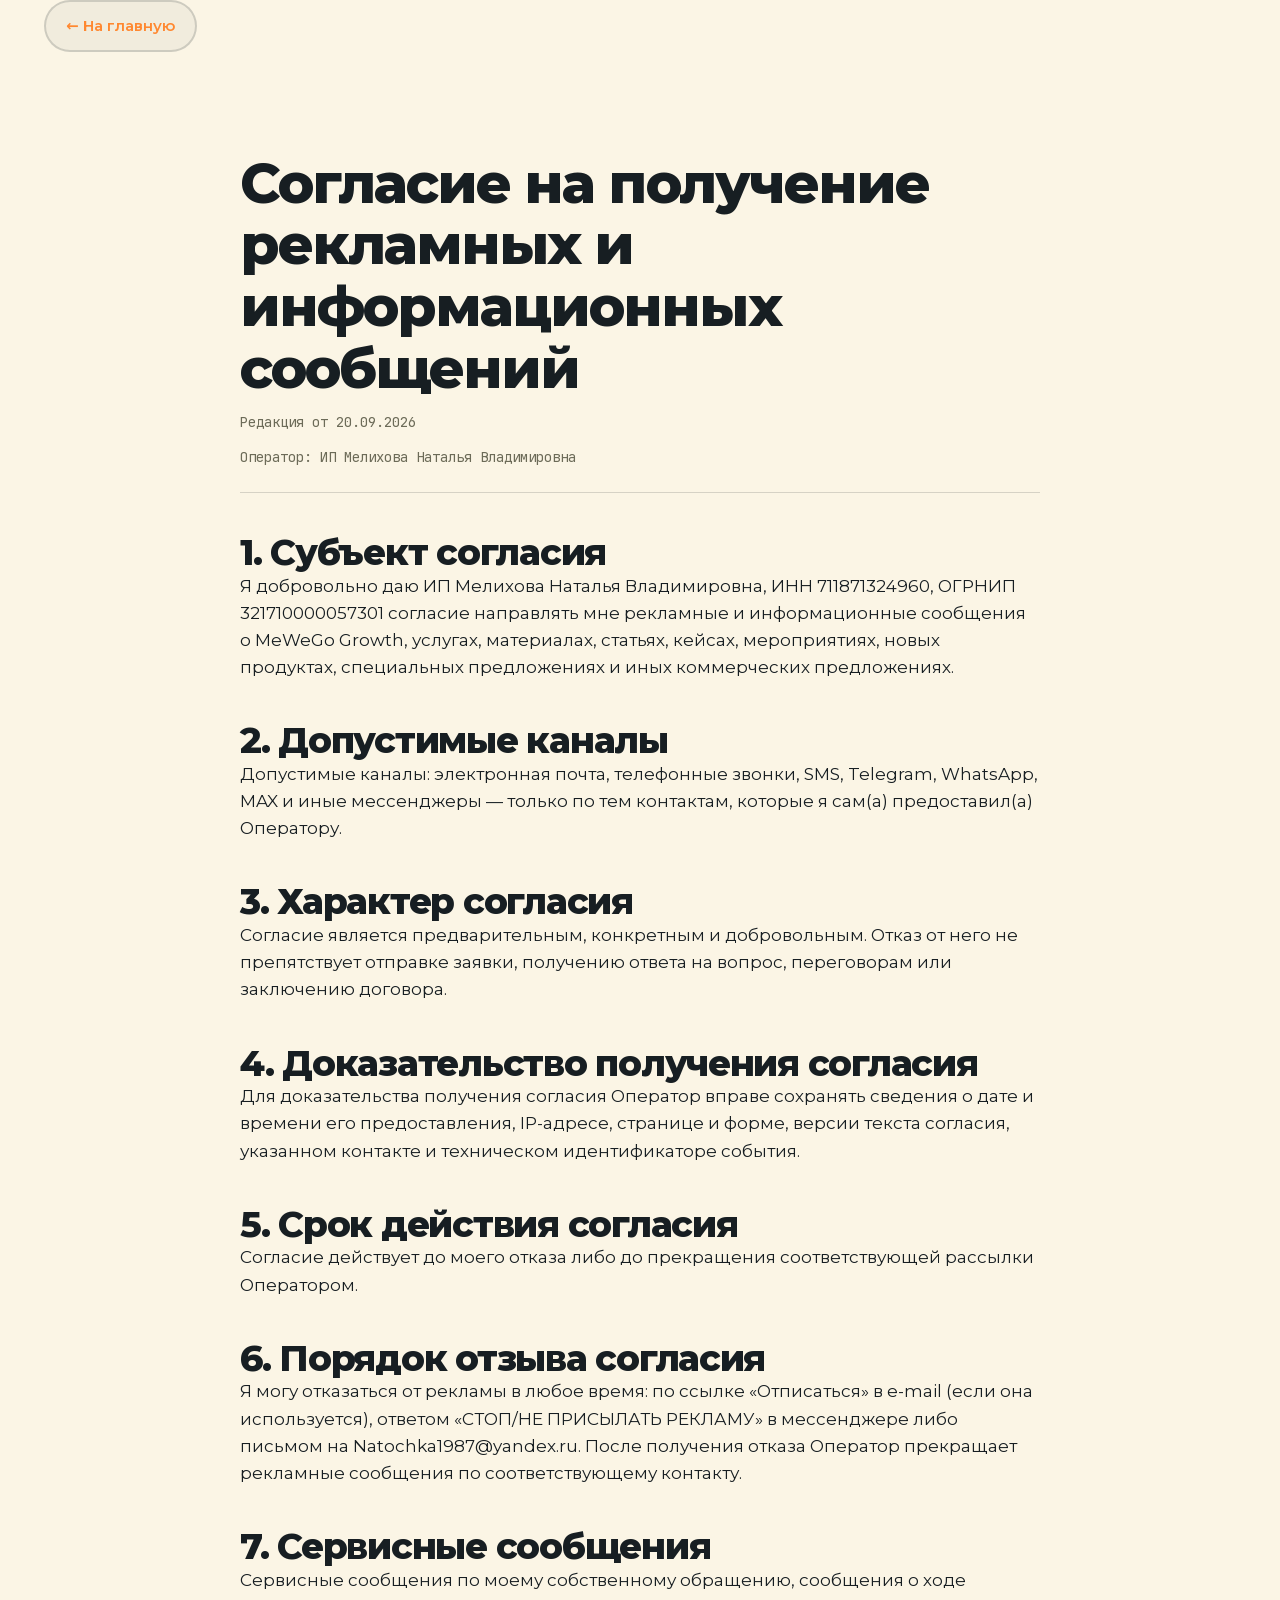
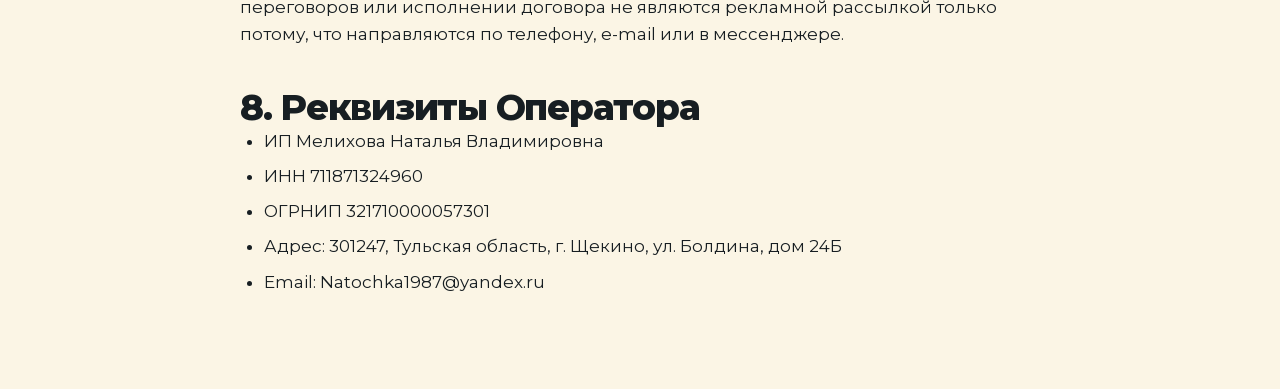
<file: marketing.html>
<!DOCTYPE html>
<html lang="ru">
<head>
<meta charset="utf-8">
<meta name="viewport" content="width=device-width, initial-scale=1">
<title>Согласие на рекламные сообщения — MeWeGo Growth</title>
<meta name="description" content="Согласие на получение рекламных и информационных сообщений MeWeGo Growth">
<link rel="canonical" href="https://mewego.growth/marketing">
<link rel="stylesheet" href="fonts.css">
<link rel="icon" href="data:image/svg+xml,%3Csvg xmlns='http://www.w3.org/2000/svg' viewBox='0 0 120 120'%3E%3Crect width='120' height='120' rx='26' fill='%23171E22'/%3E%3Cpolyline points='30,80 50,80 60,55 80,55' fill='none' stroke='%23FF8830' stroke-width='9' stroke-linecap='round' stroke-linejoin='round'/%3E%3Ccircle cx='30' cy='80' r='9' fill='%23FF8830'/%3E%3Ccircle cx='86' cy='55' r='11' fill='none' stroke='%23FF8830' stroke-width='8'/%3E%3C/svg%3E">
<style>
:root{
  --ink:#171E22;--canvas:#FBF5E5;--ember:#FF8830;--mist:#D0D4C5;--calm:#AAC4BB;--stone:#6C6B58;
  --on-light:#3A413F;--on-dark:#D0D4C5;--r-card:26px;--wrap:1240px;
}
*,*::before,*::after{box-sizing:border-box}
html{scroll-behavior:smooth}
body{
  margin:0;background:var(--canvas);color:var(--ink);
  font-family:Montserrat,system-ui,-apple-system,sans-serif;
  font-size:17px;line-height:1.6;font-weight:400;
}
.wrap{width:100%;max-width:var(--wrap);margin:0 auto;padding:0 24px}
.sec{padding:clamp(40px,6vw,80px) 0}
h1,h2,h3{margin:0;font-weight:800;letter-spacing:-.035em;line-height:1.1}
h1{font-size:clamp(32px,4.4vw,56px)}
h2{font-size:clamp(24px,3vw,36px);margin-top:40px}
h3{font-size:clamp(20px,2.4vw,28px);margin-top:24px;font-weight:700}
p{margin:0 0 16px}
a{color:var(--ember);text-decoration:none}
a:hover{text-decoration:underline}
ul{margin:0 0 16px;padding-left:24px}
li{margin-bottom:8px}
.doc{max-width:800px;margin:0 auto}
.doc__header{margin-bottom:40px;padding-bottom:24px;border-bottom:1px solid rgba(23,30,34,.16)}
.doc__meta{font-family:'JetBrains Mono',monospace;font-size:14px;color:var(--stone);margin-top:12px}
.back{display:inline-flex;align-items:center;gap:8px;padding:12px 20px;border-radius:100px;border:2px solid rgba(23,30,34,.16);background:rgba(23,30,34,.04);font-weight:600;font-size:15px;margin-bottom:24px;transition:border-color var(--t),background var(--t)}
.back:hover{border-color:var(--ember);background:rgba(255,136,48,.08)}
@media (max-width:560px){
  .wrap{padding:0 16px}
  h1{font-size:26px}
  h2{font-size:20px}
  h3{font-size:18px}
  .doc{max-width:100%}
  ul{padding-left:20px}
}
</style>
</head>
<body>
<div class="wrap">
  <a class="back" href="index.html">← На главную</a>
</div>

<section class="sec">
  <div class="wrap">
    <div class="doc">
      <div class="doc__header">
        <h1>Согласие на получение рекламных и информационных сообщений</h1>
        <div class="doc__meta">Редакция от 20.09.2026</div>
        <div class="doc__meta">Оператор: ИП Мелихова Наталья Владимировна</div>
      </div>

      <h2>1. Субъект согласия</h2>
      <p>Я добровольно даю ИП Мелихова Наталья Владимировна, ИНН 711871324960, ОГРНИП 321710000057301 согласие направлять мне рекламные и информационные сообщения о MeWeGo Growth, услугах, материалах, статьях, кейсах, мероприятиях, новых продуктах, специальных предложениях и иных коммерческих предложениях.</p>

      <h2>2. Допустимые каналы</h2>
      <p>Допустимые каналы: электронная почта, телефонные звонки, SMS, Telegram, WhatsApp, MAX и иные мессенджеры — только по тем контактам, которые я сам(а) предоставил(а) Оператору.</p>

      <h2>3. Характер согласия</h2>
      <p>Согласие является предварительным, конкретным и добровольным. Отказ от него не препятствует отправке заявки, получению ответа на вопрос, переговорам или заключению договора.</p>

      <h2>4. Доказательство получения согласия</h2>
      <p>Для доказательства получения согласия Оператор вправе сохранять сведения о дате и времени его предоставления, IP-адресе, странице и форме, версии текста согласия, указанном контакте и техническом идентификаторе события.</p>

      <h2>5. Срок действия согласия</h2>
      <p>Согласие действует до моего отказа либо до прекращения соответствующей рассылки Оператором.</p>

      <h2>6. Порядок отзыва согласия</h2>
      <p>Я могу отказаться от рекламы в любое время: по ссылке «Отписаться» в e-mail (если она используется), ответом «СТОП/НЕ ПРИСЫЛАТЬ РЕКЛАМУ» в мессенджере либо письмом на Natochka1987@yandex.ru. После получения отказа Оператор прекращает рекламные сообщения по соответствующему контакту.</p>

      <h2>7. Сервисные сообщения</h2>
      <p>Сервисные сообщения по моему собственному обращению, сообщения о ходе переговоров или исполнении договора не являются рекламной рассылкой только потому, что направляются по телефону, e-mail или в мессенджере.</p>

      <h2>8. Реквизиты Оператора</h2>
      <ul>
        <li>ИП Мелихова Наталья Владимировна</li>
        <li>ИНН 711871324960</li>
        <li>ОГРНИП 321710000057301</li>
        <li>Адрес: 301247, Тульская область, г. Щекино, ул. Болдина, дом 24Б</li>
        <li>Email: Natochka1987@yandex.ru</li>
      </ul>
    </div>
  </div>
</section>
</body>
</html>
</file>
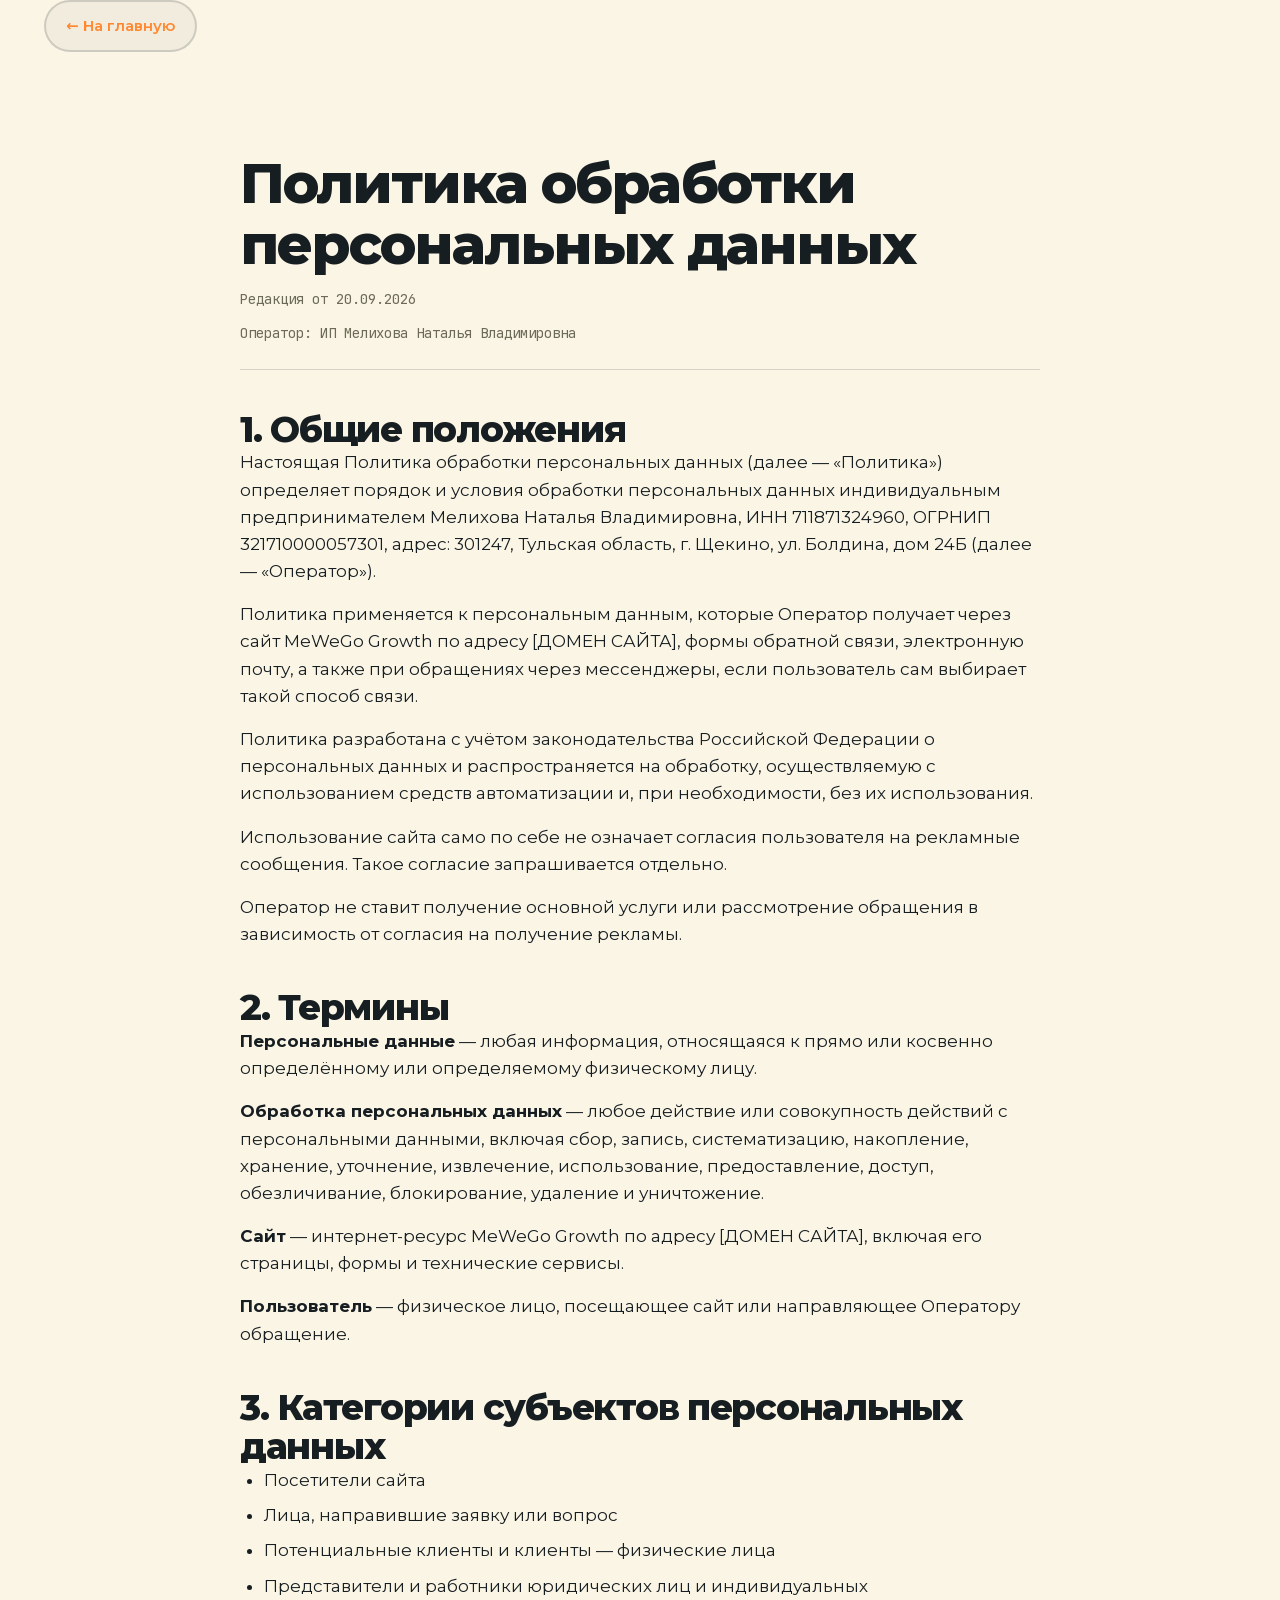
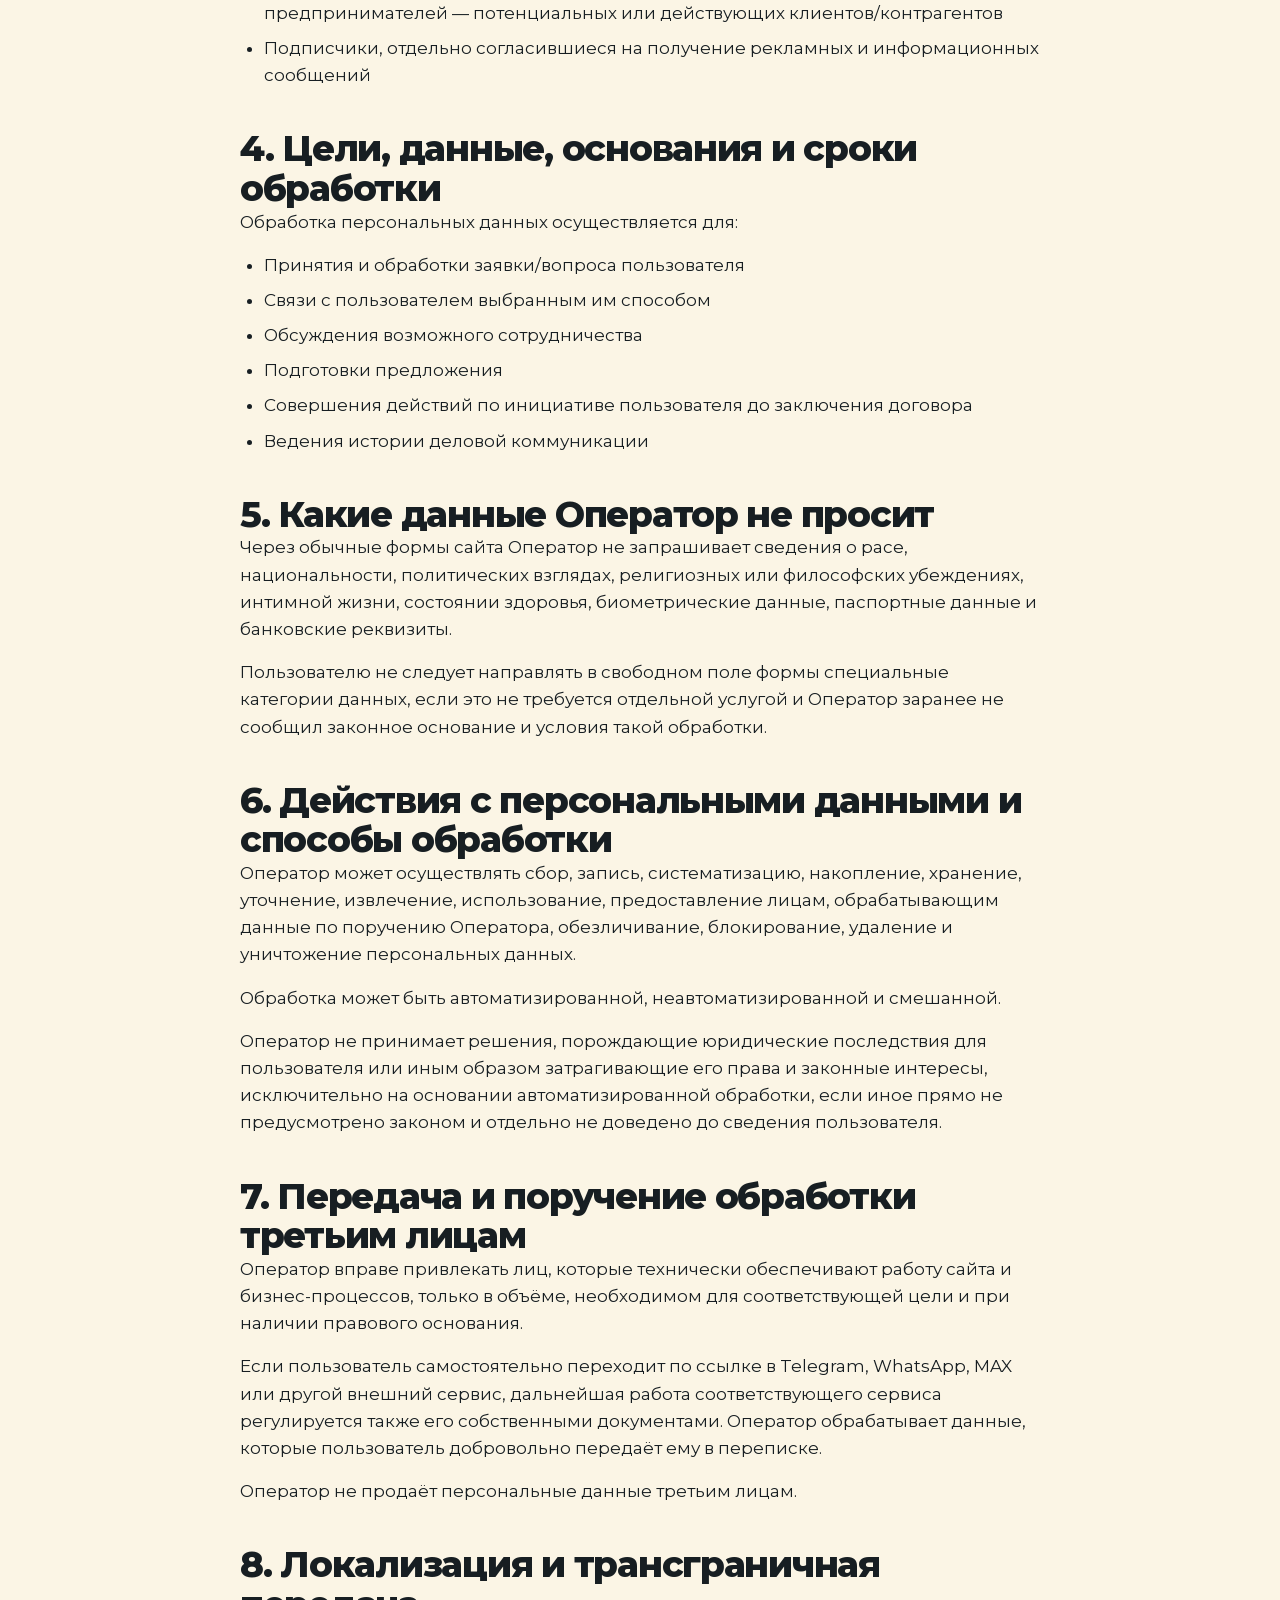
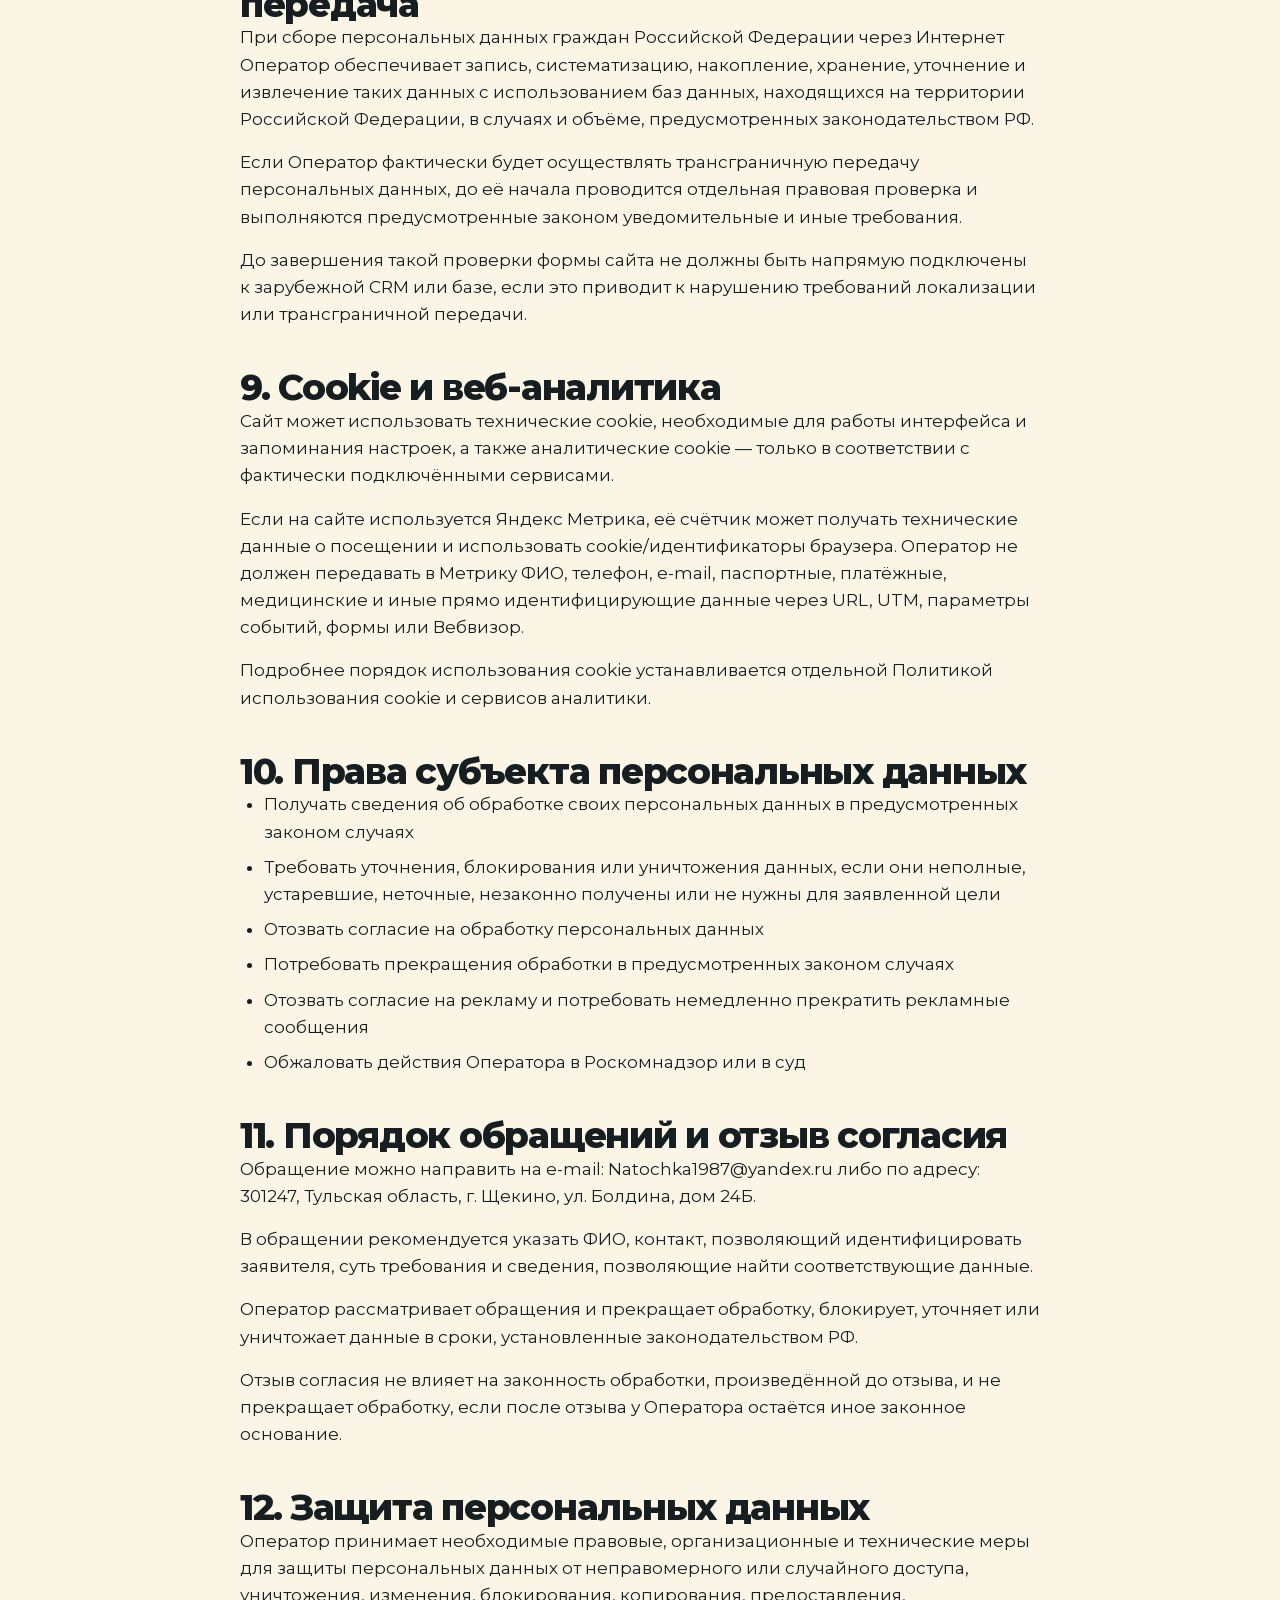
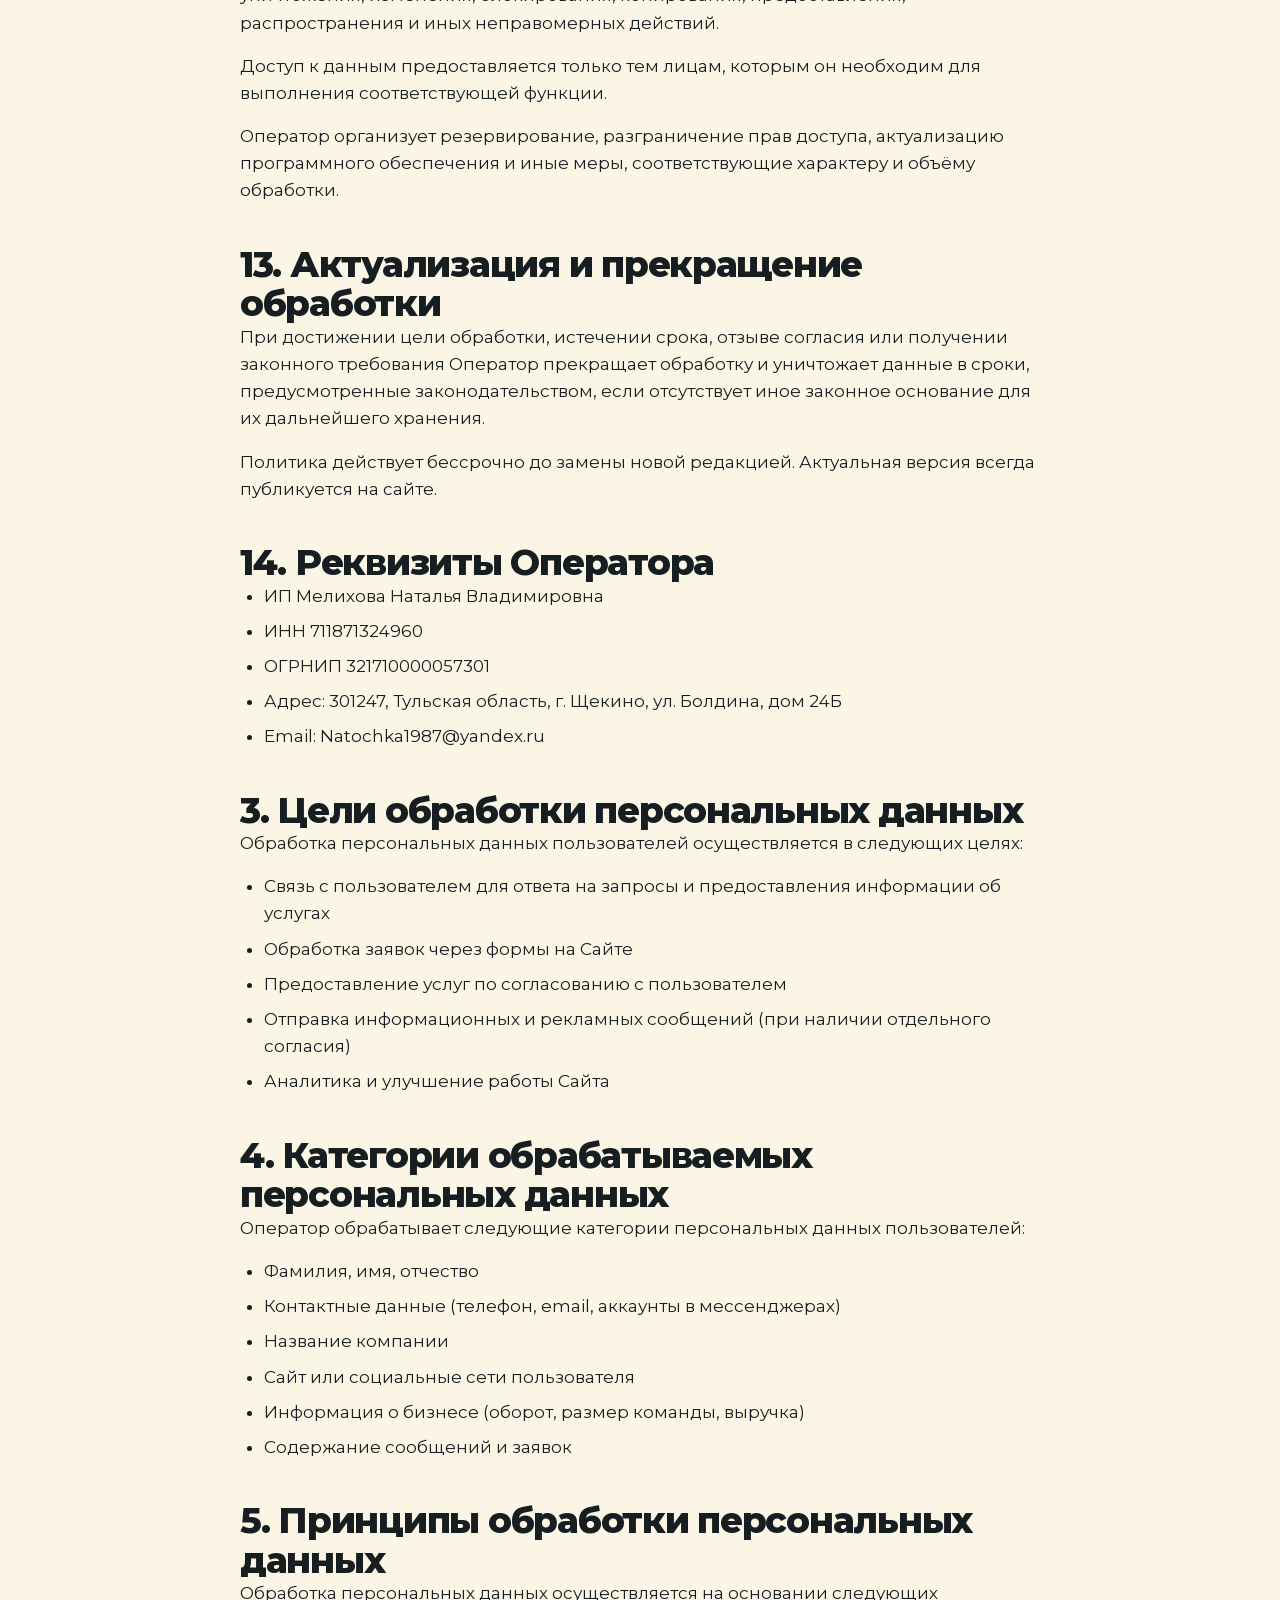
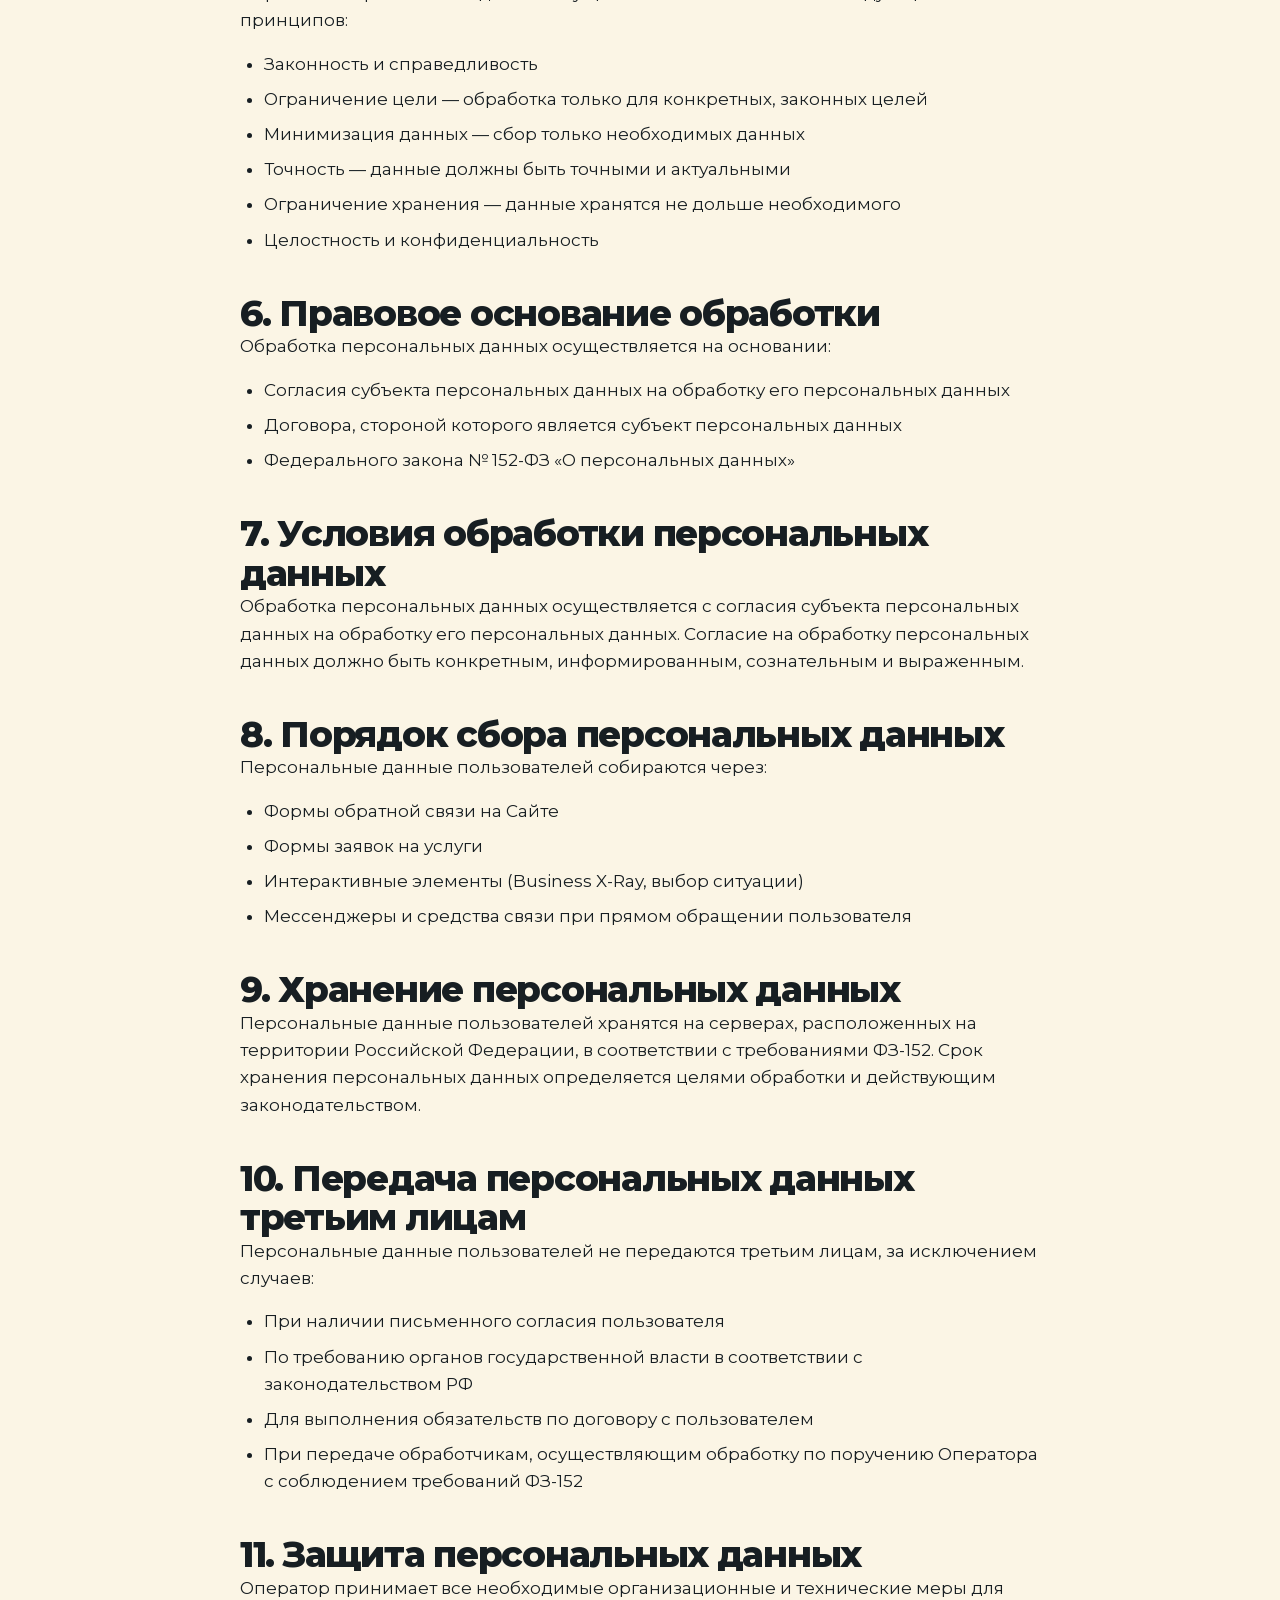
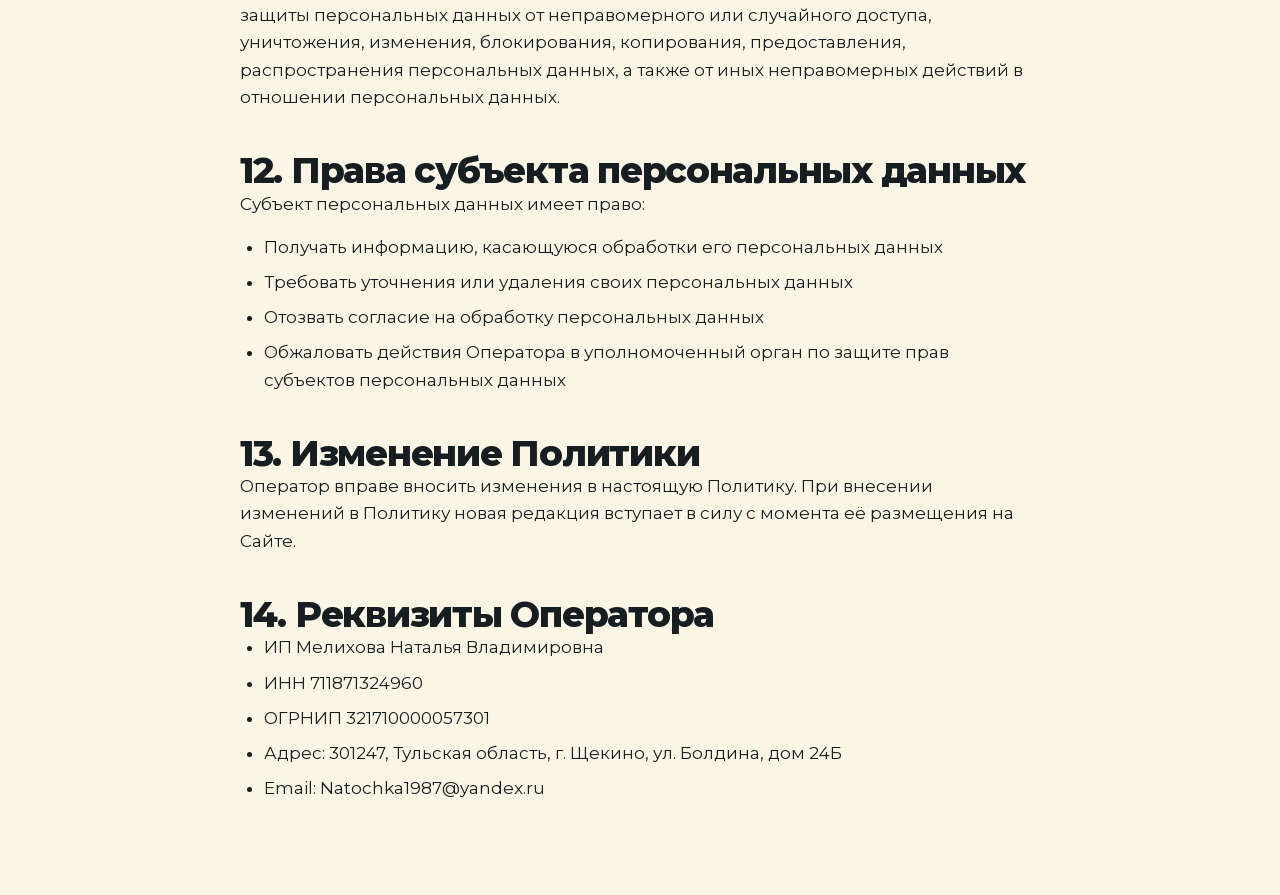
<file: privacy.html>
<!DOCTYPE html>
<html lang="ru">
<head>
<meta charset="utf-8">
<meta name="viewport" content="width=device-width, initial-scale=1">
<title>Политика обработки персональных данных — MeWeGo Growth</title>
<meta name="description" content="Политика обработки персональных данных MeWeGo Growth">
<link rel="canonical" href="https://mewego.growth/privacy">
<link rel="stylesheet" href="fonts.css">
<link rel="icon" href="data:image/svg+xml,%3Csvg xmlns='http://www.w3.org/2000/svg' viewBox='0 0 120 120'%3E%3Crect width='120' height='120' rx='26' fill='%23171E22'/%3E%3Cpolyline points='30,80 50,80 60,55 80,55' fill='none' stroke='%23FF8830' stroke-width='9' stroke-linecap='round' stroke-linejoin='round'/%3E%3Ccircle cx='30' cy='80' r='9' fill='%23FF8830'/%3E%3Ccircle cx='86' cy='55' r='11' fill='none' stroke='%23FF8830' stroke-width='8'/%3E%3C/svg%3E">
<style>
:root{
  --ink:#171E22;--canvas:#FBF5E5;--ember:#FF8830;--mist:#D0D4C5;--calm:#AAC4BB;--stone:#6C6B58;
  --on-light:#3A413F;--on-dark:#D0D4C5;--r-card:26px;--wrap:1240px;
}
*,*::before,*::after{box-sizing:border-box}
html{scroll-behavior:smooth}
body{
  margin:0;background:var(--canvas);color:var(--ink);
  font-family:Montserrat,system-ui,-apple-system,sans-serif;
  font-size:17px;line-height:1.6;font-weight:400;
}
.wrap{width:100%;max-width:var(--wrap);margin:0 auto;padding:0 24px}
.sec{padding:clamp(40px,6vw,80px) 0}
h1,h2,h3{margin:0;font-weight:800;letter-spacing:-.035em;line-height:1.1}
h1{font-size:clamp(32px,4.4vw,56px)}
h2{font-size:clamp(24px,3vw,36px);margin-top:40px}
h3{font-size:clamp(20px,2.4vw,28px);margin-top:24px;font-weight:700}
p{margin:0 0 16px}
a{color:var(--ember);text-decoration:none}
a:hover{text-decoration:underline}
ul{margin:0 0 16px;padding-left:24px}
li{margin-bottom:8px}
.doc{max-width:800px;margin:0 auto}
.doc__header{margin-bottom:40px;padding-bottom:24px;border-bottom:1px solid rgba(23,30,34,.16)}
.doc__meta{font-family:'JetBrains Mono',monospace;font-size:14px;color:var(--stone);margin-top:12px}
.back{display:inline-flex;align-items:center;gap:8px;padding:12px 20px;border-radius:100px;border:2px solid rgba(23,30,34,.16);background:rgba(23,30,34,.04);font-weight:600;font-size:15px;margin-bottom:24px;transition:border-color var(--t),background var(--t)}
.back:hover{border-color:var(--ember);background:rgba(255,136,48,.08)}
@media (max-width:560px){
  .wrap{padding:0 16px}
  h1{font-size:26px}
  h2{font-size:20px}
  h3{font-size:18px}
  .doc{max-width:100%}
  .req-grid{grid-template-columns:1fr}
  ul{padding-left:20px}
}
</style>
</head>
<body>
<div class="wrap">
  <a class="back" href="index.html">← На главную</a>
</div>

<section class="sec">
  <div class="wrap">
    <div class="doc">
      <div class="doc__header">
        <h1>Политика обработки персональных данных</h1>
        <div class="doc__meta">Редакция от 20.09.2026</div>
        <div class="doc__meta">Оператор: ИП Мелихова Наталья Владимировна</div>
      </div>

      <h2>1. Общие положения</h2>
      <p>Настоящая Политика обработки персональных данных (далее — «Политика») определяет порядок и условия обработки персональных данных индивидуальным предпринимателем Мелихова Наталья Владимировна, ИНН 711871324960, ОГРНИП 321710000057301, адрес: 301247, Тульская область, г. Щекино, ул. Болдина, дом 24Б (далее — «Оператор»).</p>
      <p>Политика применяется к персональным данным, которые Оператор получает через сайт MeWeGo Growth по адресу [ДОМЕН САЙТА], формы обратной связи, электронную почту, а также при обращениях через мессенджеры, если пользователь сам выбирает такой способ связи.</p>
      <p>Политика разработана с учётом законодательства Российской Федерации о персональных данных и распространяется на обработку, осуществляемую с использованием средств автоматизации и, при необходимости, без их использования.</p>
      <p>Использование сайта само по себе не означает согласия пользователя на рекламные сообщения. Такое согласие запрашивается отдельно.</p>
      <p>Оператор не ставит получение основной услуги или рассмотрение обращения в зависимость от согласия на получение рекламы.</p>

      <h2>2. Термины</h2>
      <p><strong>Персональные данные</strong> — любая информация, относящаяся к прямо или косвенно определённому или определяемому физическому лицу.</p>
      <p><strong>Обработка персональных данных</strong> — любое действие или совокупность действий с персональными данными, включая сбор, запись, систематизацию, накопление, хранение, уточнение, извлечение, использование, предоставление, доступ, обезличивание, блокирование, удаление и уничтожение.</p>
      <p><strong>Сайт</strong> — интернет-ресурс MeWeGo Growth по адресу [ДОМЕН САЙТА], включая его страницы, формы и технические сервисы.</p>
      <p><strong>Пользователь</strong> — физическое лицо, посещающее сайт или направляющее Оператору обращение.</p>

      <h2>3. Категории субъектов персональных данных</h2>
      <ul>
        <li>Посетители сайта</li>
        <li>Лица, направившие заявку или вопрос</li>
        <li>Потенциальные клиенты и клиенты — физические лица</li>
        <li>Представители и работники юридических лиц и индивидуальных предпринимателей — потенциальных или действующих клиентов/контрагентов</li>
        <li>Подписчики, отдельно согласившиеся на получение рекламных и информационных сообщений</li>
      </ul>

      <h2>4. Цели, данные, основания и сроки обработки</h2>
      <p>Обработка персональных данных осуществляется для:</p>
      <ul>
        <li>Принятия и обработки заявки/вопроса пользователя</li>
        <li>Связи с пользователем выбранным им способом</li>
        <li>Обсуждения возможного сотрудничества</li>
        <li>Подготовки предложения</li>
        <li>Совершения действий по инициативе пользователя до заключения договора</li>
        <li>Ведения истории деловой коммуникации</li>
      </ul>

      <h2>5. Какие данные Оператор не просит</h2>
      <p>Через обычные формы сайта Оператор не запрашивает сведения о расе, национальности, политических взглядах, религиозных или философских убеждениях, интимной жизни, состоянии здоровья, биометрические данные, паспортные данные и банковские реквизиты.</p>
      <p>Пользователю не следует направлять в свободном поле формы специальные категории данных, если это не требуется отдельной услугой и Оператор заранее не сообщил законное основание и условия такой обработки.</p>

      <h2>6. Действия с персональными данными и способы обработки</h2>
      <p>Оператор может осуществлять сбор, запись, систематизацию, накопление, хранение, уточнение, извлечение, использование, предоставление лицам, обрабатывающим данные по поручению Оператора, обезличивание, блокирование, удаление и уничтожение персональных данных.</p>
      <p>Обработка может быть автоматизированной, неавтоматизированной и смешанной.</p>
      <p>Оператор не принимает решения, порождающие юридические последствия для пользователя или иным образом затрагивающие его права и законные интересы, исключительно на основании автоматизированной обработки, если иное прямо не предусмотрено законом и отдельно не доведено до сведения пользователя.</p>

      <h2>7. Передача и поручение обработки третьим лицам</h2>
      <p>Оператор вправе привлекать лиц, которые технически обеспечивают работу сайта и бизнес-процессов, только в объёме, необходимом для соответствующей цели и при наличии правового основания.</p>
      <p>Если пользователь самостоятельно переходит по ссылке в Telegram, WhatsApp, MAX или другой внешний сервис, дальнейшая работа соответствующего сервиса регулируется также его собственными документами. Оператор обрабатывает данные, которые пользователь добровольно передаёт ему в переписке.</p>
      <p>Оператор не продаёт персональные данные третьим лицам.</p>

      <h2>8. Локализация и трансграничная передача</h2>
      <p>При сборе персональных данных граждан Российской Федерации через Интернет Оператор обеспечивает запись, систематизацию, накопление, хранение, уточнение и извлечение таких данных с использованием баз данных, находящихся на территории Российской Федерации, в случаях и объёме, предусмотренных законодательством РФ.</p>
      <p>Если Оператор фактически будет осуществлять трансграничную передачу персональных данных, до её начала проводится отдельная правовая проверка и выполняются предусмотренные законом уведомительные и иные требования.</p>
      <p>До завершения такой проверки формы сайта не должны быть напрямую подключены к зарубежной CRM или базе, если это приводит к нарушению требований локализации или трансграничной передачи.</p>

      <h2>9. Cookie и веб-аналитика</h2>
      <p>Сайт может использовать технические cookie, необходимые для работы интерфейса и запоминания настроек, а также аналитические cookie — только в соответствии с фактически подключёнными сервисами.</p>
      <p>Если на сайте используется Яндекс Метрика, её счётчик может получать технические данные о посещении и использовать cookie/идентификаторы браузера. Оператор не должен передавать в Метрику ФИО, телефон, e-mail, паспортные, платёжные, медицинские и иные прямо идентифицирующие данные через URL, UTM, параметры событий, формы или Вебвизор.</p>
      <p>Подробнее порядок использования cookie устанавливается отдельной Политикой использования cookie и сервисов аналитики.</p>

      <h2>10. Права субъекта персональных данных</h2>
      <ul>
        <li>Получать сведения об обработке своих персональных данных в предусмотренных законом случаях</li>
        <li>Требовать уточнения, блокирования или уничтожения данных, если они неполные, устаревшие, неточные, незаконно получены или не нужны для заявленной цели</li>
        <li>Отозвать согласие на обработку персональных данных</li>
        <li>Потребовать прекращения обработки в предусмотренных законом случаях</li>
        <li>Отозвать согласие на рекламу и потребовать немедленно прекратить рекламные сообщения</li>
        <li>Обжаловать действия Оператора в Роскомнадзор или в суд</li>
      </ul>

      <h2>11. Порядок обращений и отзыв согласия</h2>
      <p>Обращение можно направить на e-mail: Natochka1987@yandex.ru либо по адресу: 301247, Тульская область, г. Щекино, ул. Болдина, дом 24Б.</p>
      <p>В обращении рекомендуется указать ФИО, контакт, позволяющий идентифицировать заявителя, суть требования и сведения, позволяющие найти соответствующие данные.</p>
      <p>Оператор рассматривает обращения и прекращает обработку, блокирует, уточняет или уничтожает данные в сроки, установленные законодательством РФ.</p>
      <p>Отзыв согласия не влияет на законность обработки, произведённой до отзыва, и не прекращает обработку, если после отзыва у Оператора остаётся иное законное основание.</p>

      <h2>12. Защита персональных данных</h2>
      <p>Оператор принимает необходимые правовые, организационные и технические меры для защиты персональных данных от неправомерного или случайного доступа, уничтожения, изменения, блокирования, копирования, предоставления, распространения и иных неправомерных действий.</p>
      <p>Доступ к данным предоставляется только тем лицам, которым он необходим для выполнения соответствующей функции.</p>
      <p>Оператор организует резервирование, разграничение прав доступа, актуализацию программного обеспечения и иные меры, соответствующие характеру и объёму обработки.</p>

      <h2>13. Актуализация и прекращение обработки</h2>
      <p>При достижении цели обработки, истечении срока, отзыве согласия или получении законного требования Оператор прекращает обработку и уничтожает данные в сроки, предусмотренные законодательством, если отсутствует иное законное основание для их дальнейшего хранения.</p>
      <p>Политика действует бессрочно до замены новой редакцией. Актуальная версия всегда публикуется на сайте.</p>

      <h2>14. Реквизиты Оператора</h2>
      <ul>
        <li>ИП Мелихова Наталья Владимировна</li>
        <li>ИНН 711871324960</li>
        <li>ОГРНИП 321710000057301</li>
        <li>Адрес: 301247, Тульская область, г. Щекино, ул. Болдина, дом 24Б</li>
        <li>Email: Natochka1987@yandex.ru</li>
      </ul>

      <h2>3. Цели обработки персональных данных</h2>
      <p>Обработка персональных данных пользователей осуществляется в следующих целях:</p>
      <ul>
        <li>Связь с пользователем для ответа на запросы и предоставления информации об услугах</li>
        <li>Обработка заявок через формы на Сайте</li>
        <li>Предоставление услуг по согласованию с пользователем</li>
        <li>Отправка информационных и рекламных сообщений (при наличии отдельного согласия)</li>
        <li>Аналитика и улучшение работы Сайта</li>
      </ul>

      <h2>4. Категории обрабатываемых персональных данных</h2>
      <p>Оператор обрабатывает следующие категории персональных данных пользователей:</p>
      <ul>
        <li>Фамилия, имя, отчество</li>
        <li>Контактные данные (телефон, email, аккаунты в мессенджерах)</li>
        <li>Название компании</li>
        <li>Сайт или социальные сети пользователя</li>
        <li>Информация о бизнесе (оборот, размер команды, выручка)</li>
        <li>Содержание сообщений и заявок</li>
      </ul>

      <h2>5. Принципы обработки персональных данных</h2>
      <p>Обработка персональных данных осуществляется на основании следующих принципов:</p>
      <ul>
        <li>Законность и справедливость</li>
        <li>Ограничение цели — обработка только для конкретных, законных целей</li>
        <li>Минимизация данных — сбор только необходимых данных</li>
        <li>Точность — данные должны быть точными и актуальными</li>
        <li>Ограничение хранения — данные хранятся не дольше необходимого</li>
        <li>Целостность и конфиденциальность</li>
      </ul>

      <h2>6. Правовое основание обработки</h2>
      <p>Обработка персональных данных осуществляется на основании:</p>
      <ul>
        <li>Согласия субъекта персональных данных на обработку его персональных данных</li>
        <li>Договора, стороной которого является субъект персональных данных</li>
        <li>Федерального закона № 152-ФЗ «О персональных данных»</li>
      </ul>

      <h2>7. Условия обработки персональных данных</h2>
      <p>Обработка персональных данных осуществляется с согласия субъекта персональных данных на обработку его персональных данных. Согласие на обработку персональных данных должно быть конкретным, информированным, сознательным и выраженным.</p>

      <h2>8. Порядок сбора персональных данных</h2>
      <p>Персональные данные пользователей собираются через:</p>
      <ul>
        <li>Формы обратной связи на Сайте</li>
        <li>Формы заявок на услуги</li>
        <li>Интерактивные элементы (Business X-Ray, выбор ситуации)</li>
        <li>Мессенджеры и средства связи при прямом обращении пользователя</li>
      </ul>

      <h2>9. Хранение персональных данных</h2>
      <p>Персональные данные пользователей хранятся на серверах, расположенных на территории Российской Федерации, в соответствии с требованиями ФЗ-152. Срок хранения персональных данных определяется целями обработки и действующим законодательством.</p>

      <h2>10. Передача персональных данных третьим лицам</h2>
      <p>Персональные данные пользователей не передаются третьим лицам, за исключением случаев:</p>
      <ul>
        <li>При наличии письменного согласия пользователя</li>
        <li>По требованию органов государственной власти в соответствии с законодательством РФ</li>
        <li>Для выполнения обязательств по договору с пользователем</li>
        <li>При передаче обработчикам, осуществляющим обработку по поручению Оператора с соблюдением требований ФЗ-152</li>
      </ul>

      <h2>11. Защита персональных данных</h2>
      <p>Оператор принимает все необходимые организационные и технические меры для защиты персональных данных от неправомерного или случайного доступа, уничтожения, изменения, блокирования, копирования, предоставления, распространения персональных данных, а также от иных неправомерных действий в отношении персональных данных.</p>

      <h2>12. Права субъекта персональных данных</h2>
      <p>Субъект персональных данных имеет право:</p>
      <ul>
        <li>Получать информацию, касающуюся обработки его персональных данных</li>
        <li>Требовать уточнения или удаления своих персональных данных</li>
        <li>Отозвать согласие на обработку персональных данных</li>
        <li>Обжаловать действия Оператора в уполномоченный орган по защите прав субъектов персональных данных</li>
      </ul>

      <h2>13. Изменение Политики</h2>
      <p>Оператор вправе вносить изменения в настоящую Политику. При внесении изменений в Политику новая редакция вступает в силу с момента её размещения на Сайте.</p>

      <h2>14. Реквизиты Оператора</h2>
      <ul>
        <li>ИП Мелихова Наталья Владимировна</li>
        <li>ИНН 711871324960</li>
        <li>ОГРНИП 321710000057301</li>
        <li>Адрес: 301247, Тульская область, г. Щекино, ул. Болдина, дом 24Б</li>
        <li>Email: Natochka1987@yandex.ru</li>
      </ul>
    </div>
  </div>
</section>
</body>
</html>
</file>
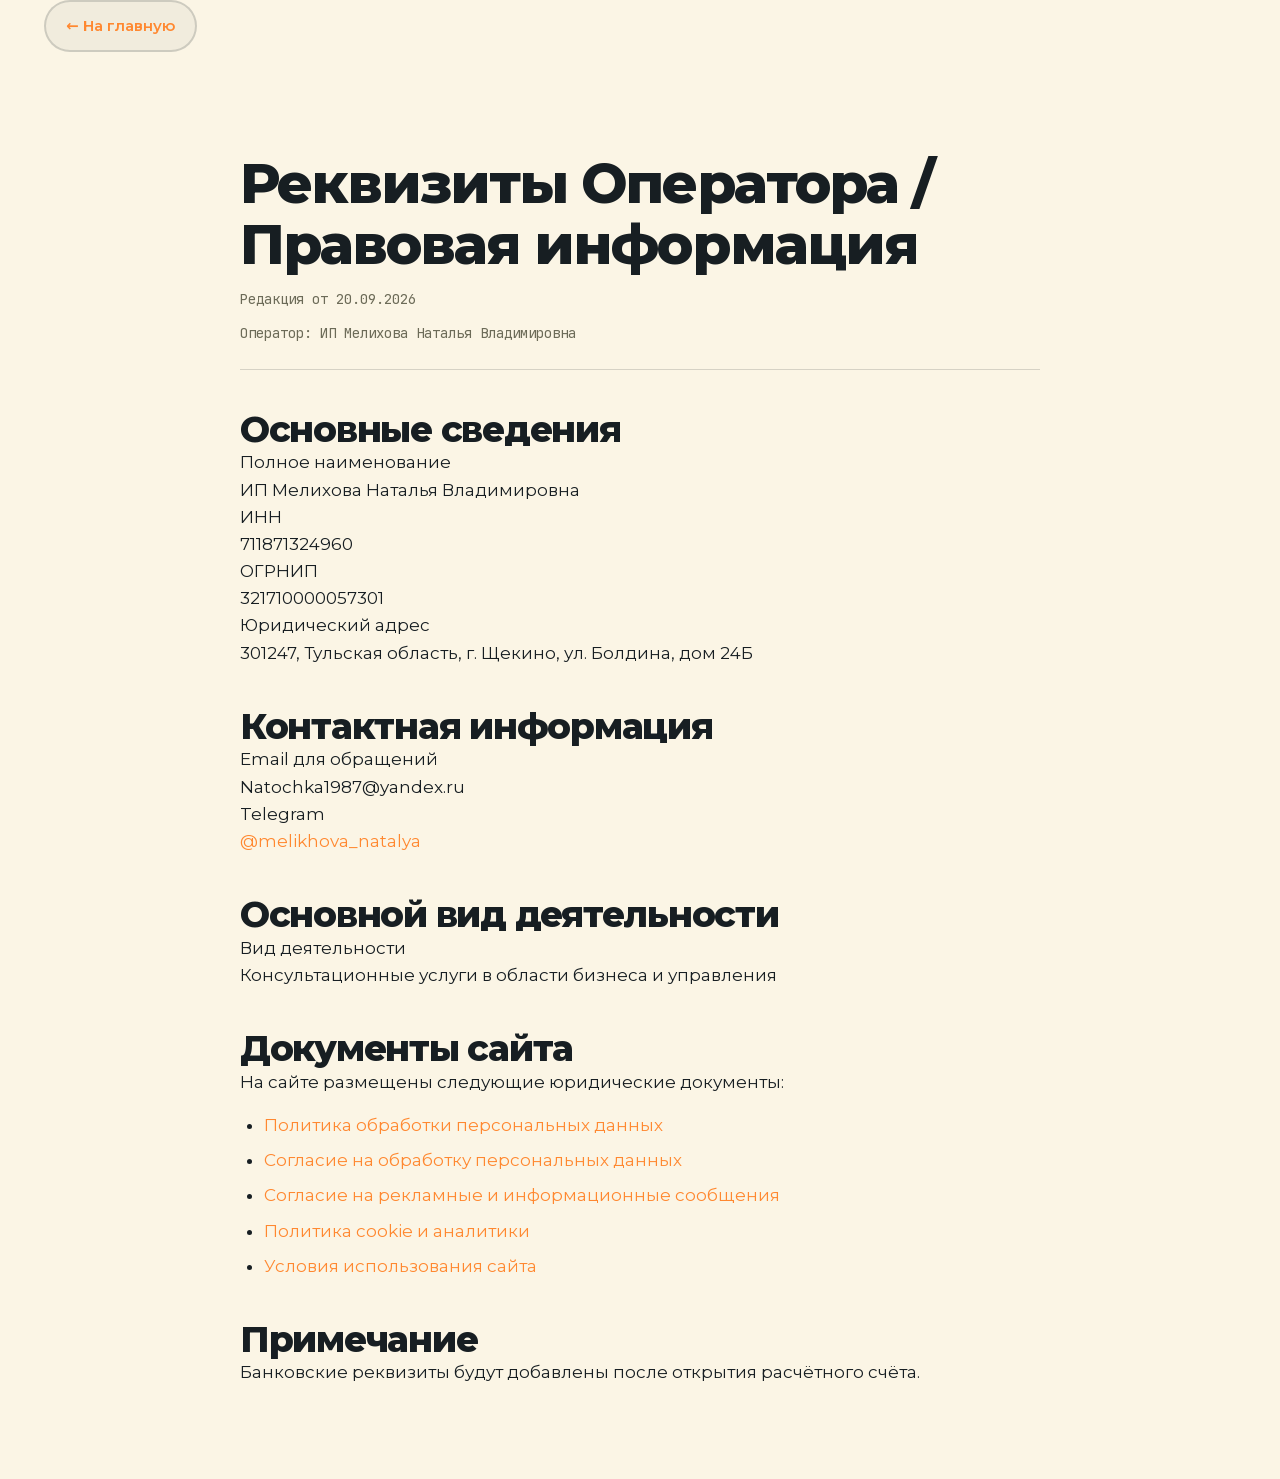
<file: requisites.html>
<!DOCTYPE html>
<html lang="ru">
<head>
<meta charset="utf-8">
<meta name="viewport" content="width=device-width, initial-scale=1">
<title>Реквизиты — MeWeGo Growth</title>
<meta name="description" content="Реквизиты компании MeWeGo Growth">
<link rel="canonical" href="https://mewego.growth/requisites">
<link rel="stylesheet" href="fonts.css">
<link rel="icon" href="data:image/svg+xml,%3Csvg xmlns='http://www.w3.org/2000/svg' viewBox='0 0 120 120'%3E%3Crect width='120' height='120' rx='26' fill='%23171E22'/%3E%3Cpolyline points='30,80 50,80 60,55 80,55' fill='none' stroke='%23FF8830' stroke-width='9' stroke-linecap='round' stroke-linejoin='round'/%3E%3Ccircle cx='30' cy='80' r='9' fill='%23FF8830'/%3E%3Ccircle cx='86' cy='55' r='11' fill='none' stroke='%23FF8830' stroke-width='8'/%3E%3C/svg%3E">
<style>
:root{
  --ink:#171E22;--canvas:#FBF5E5;--ember:#FF8830;--mist:#D0D4C5;--calm:#AAC4BB;--stone:#6C6B58;
  --on-light:#3A413F;--on-dark:#D0D4C5;--r-card:26px;--wrap:1240px;
}
*,*::before,*::after{box-sizing:border-box}
html{scroll-behavior:smooth}
body{
  margin:0;background:var(--canvas);color:var(--ink);
  font-family:Montserrat,system-ui,-apple-system,sans-serif;
  font-size:17px;line-height:1.6;font-weight:400;
}
.wrap{width:100%;max-width:var(--wrap);margin:0 auto;padding:0 24px}
.sec{padding:clamp(40px,6vw,80px) 0}
h1,h2,h3{margin:0;font-weight:800;letter-spacing:-.035em;line-height:1.1}
h1{font-size:clamp(32px,4.4vw,56px)}
h2{font-size:clamp(24px,3vw,36px);margin-top:40px}
h3{font-size:clamp(20px,2.4vw,28px);margin-top:24px;font-weight:700}
p{margin:0 0 16px}
a{color:var(--ember);text-decoration:none}
a:hover{text-decoration:underline}
ul{margin:0 0 16px;padding-left:24px}
li{margin-bottom:8px}
.doc{max-width:800px;margin:0 auto}
.doc__header{margin-bottom:40px;padding-bottom:24px;border-bottom:1px solid rgba(23,30,34,.16)}
.doc__meta{font-family:'JetBrains Mono',monospace;font-size:14px;color:var(--stone);margin-top:12px}
.back{display:inline-flex;align-items:center;gap:8px;padding:12px 20px;border-radius:100px;border:2px solid rgba(23,30,34,.16);background:rgba(23,30,34,.04);font-weight:600;font-size:15px;margin-bottom:24px;transition:border-color var(--t),background var(--t}
.back:hover{border-color:var(--ember);background:rgba(255,136,48,.08)}
.req-grid{display:grid;gap:20px;margin-top:30px}
.req-item{background:rgba(23,30,34,.04);border-radius:20px;padding:24px}
.req-label{font-family:'JetBrains Mono',monospace;font-size:13px;color:var(--stone);margin-bottom:8px}
.req-value{font-size:17px;font-weight:600;color:var(--ink)}
@media (max-width:560px){
  .wrap{padding:0 16px}
  h1{font-size:26px}
  h2{font-size:20px}
  h3{font-size:18px}
  .doc{max-width:100%}
  .req-grid{grid-template-columns:1fr}
  ul{padding-left:20px}
}
</style>
</head>
<body>
<div class="wrap">
  <a class="back" href="index.html">← На главную</a>
</div>

<section class="sec">
  <div class="wrap">
    <div class="doc">
      <div class="doc__header">
        <h1>Реквизиты Оператора / Правовая информация</h1>
        <div class="doc__meta">Редакция от 20.09.2026</div>
        <div class="doc__meta">Оператор: ИП Мелихова Наталья Владимировна</div>
      </div>

      <h2>Основные сведения</h2>
      <div class="req-grid">
        <div class="req-item">
          <div class="req-label">Полное наименование</div>
          <div class="req-value">ИП Мелихова Наталья Владимировна</div>
        </div>
        <div class="req-item">
          <div class="req-label">ИНН</div>
          <div class="req-value">711871324960</div>
        </div>
        <div class="req-item">
          <div class="req-label">ОГРНИП</div>
          <div class="req-value">321710000057301</div>
        </div>
        <div class="req-item">
          <div class="req-label">Юридический адрес</div>
          <div class="req-value">301247, Тульская область, г. Щекино, ул. Болдина, дом 24Б</div>
        </div>
      </div>

      <h2>Контактная информация</h2>
      <div class="req-grid">
        <div class="req-item">
          <div class="req-label">Email для обращений</div>
          <div class="req-value">Natochka1987@yandex.ru</div>
        </div>
        <div class="req-item">
          <div class="req-label">Telegram</div>
          <div class="req-value"><a href="https://t.me/melikhova_natalya" target="_blank" rel="noopener">@melikhova_natalya</a></div>
        </div>
      </div>

      <h2>Основной вид деятельности</h2>
      <div class="req-grid">
        <div class="req-item">
          <div class="req-label">Вид деятельности</div>
          <div class="req-value">Консультационные услуги в области бизнеса и управления</div>
        </div>
      </div>

      <h2>Документы сайта</h2>
      <p>На сайте размещены следующие юридические документы:</p>
      <ul>
        <li><a href="privacy.html">Политика обработки персональных данных</a></li>
        <li><a href="consent.html">Согласие на обработку персональных данных</a></li>
        <li><a href="marketing.html">Согласие на рекламные и информационные сообщения</a></li>
        <li><a href="cookie.html">Политика cookie и аналитики</a></li>
        <li><a href="terms.html">Условия использования сайта</a></li>
      </ul>

      <h2>Примечание</h2>
      <p>Банковские реквизиты будут добавлены после открытия расчётного счёта.</p>
    </div>
  </div>
</section>
</body>
</html>
</file>
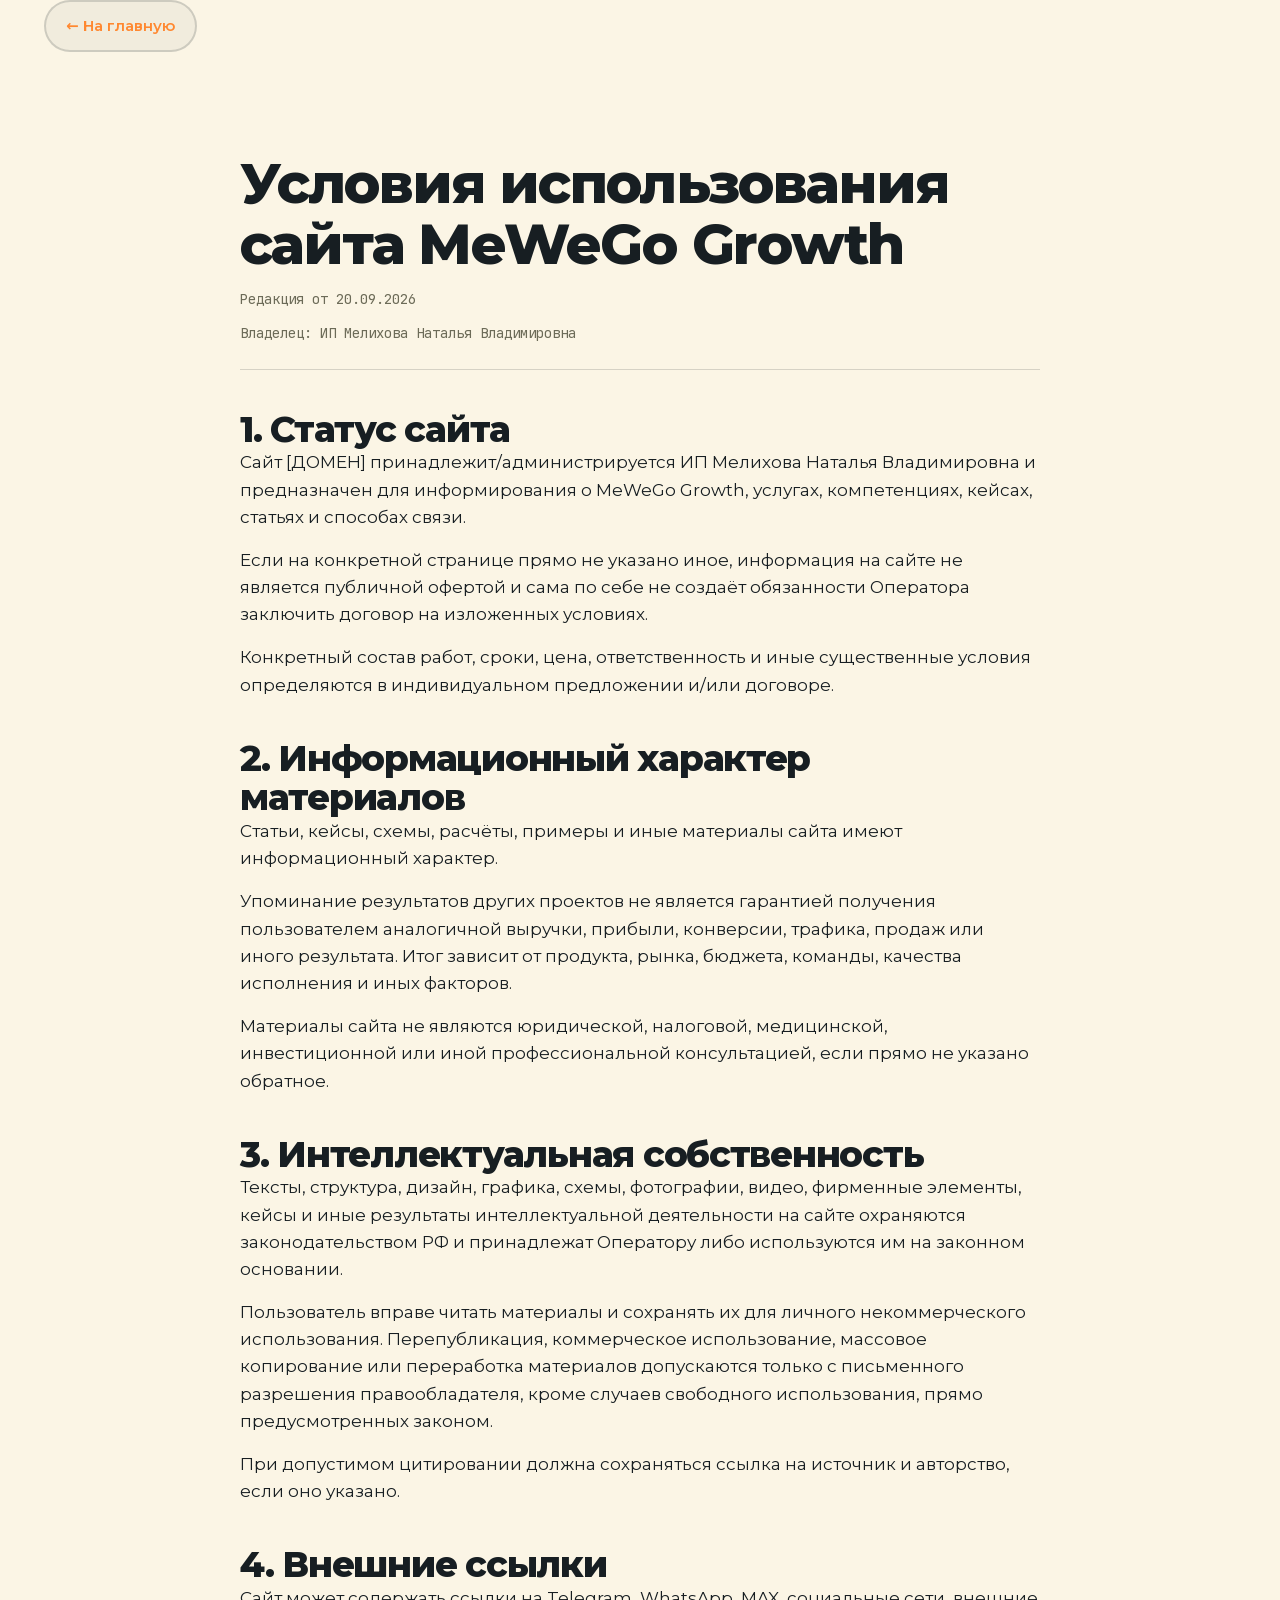
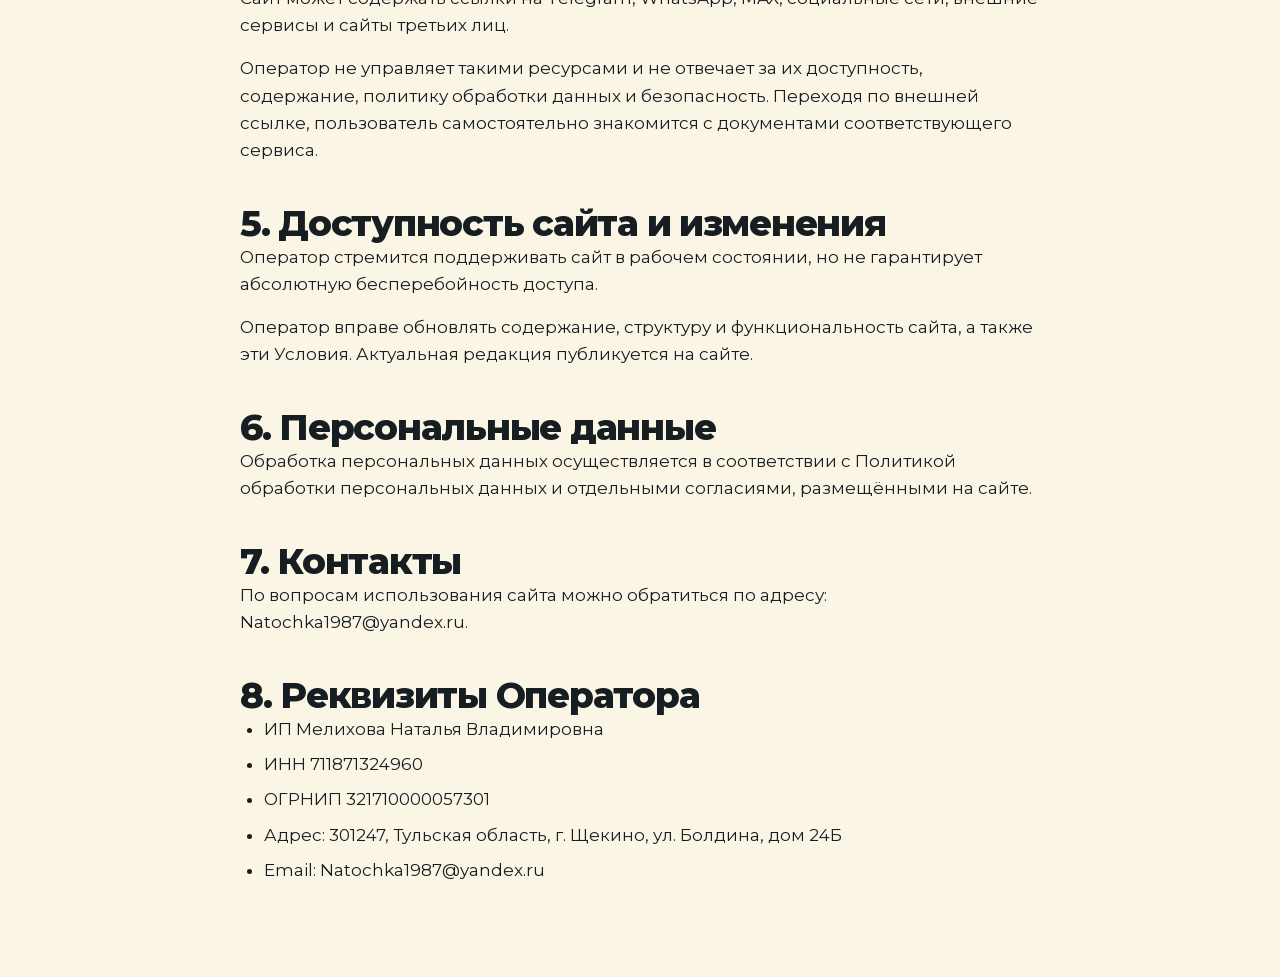
<file: terms.html>
<!DOCTYPE html>
<html lang="ru">
<head>
<meta charset="utf-8">
<meta name="viewport" content="width=device-width, initial-scale=1">
<title>Условия использования сайта — MeWeGo Growth</title>
<meta name="description" content="Условия использования сайта MeWeGo Growth">
<link rel="canonical" href="https://mewego.growth/terms">
<link rel="stylesheet" href="fonts.css">
<link rel="icon" href="data:image/svg+xml,%3Csvg xmlns='http://www.w3.org/2000/svg' viewBox='0 0 120 120'%3E%3Crect width='120' height='120' rx='26' fill='%23171E22'/%3E%3Cpolyline points='30,80 50,80 60,55 80,55' fill='none' stroke='%23FF8830' stroke-width='9' stroke-linecap='round' stroke-linejoin='round'/%3E%3Ccircle cx='30' cy='80' r='9' fill='%23FF8830'/%3E%3Ccircle cx='86' cy='55' r='11' fill='none' stroke='%23FF8830' stroke-width='8'/%3E%3C/svg%3E">
<style>
:root{
  --ink:#171E22;--canvas:#FBF5E5;--ember:#FF8830;--mist:#D0D4C5;--calm:#AAC4BB;--stone:#6C6B58;
  --on-light:#3A413F;--on-dark:#D0D4C5;--r-card:26px;--wrap:1240px;
}
*,*::before,*::after{box-sizing:border-box}
html{scroll-behavior:smooth}
body{
  margin:0;background:var(--canvas);color:var(--ink);
  font-family:Montserrat,system-ui,-apple-system,sans-serif;
  font-size:17px;line-height:1.6;font-weight:400;
}
.wrap{width:100%;max-width:var(--wrap);margin:0 auto;padding:0 24px}
.sec{padding:clamp(40px,6vw,80px) 0}
h1,h2,h3{margin:0;font-weight:800;letter-spacing:-.035em;line-height:1.1}
h1{font-size:clamp(32px,4.4vw,56px)}
h2{font-size:clamp(24px,3vw,36px);margin-top:40px}
h3{font-size:clamp(20px,2.4vw,28px);margin-top:24px;font-weight:700}
p{margin:0 0 16px}
a{color:var(--ember);text-decoration:none}
a:hover{text-decoration:underline}
ul{margin:0 0 16px;padding-left:24px}
li{margin-bottom:8px}
.doc{max-width:800px;margin:0 auto}
.doc__header{margin-bottom:40px;padding-bottom:24px;border-bottom:1px solid rgba(23,30,34,.16)}
.doc__meta{font-family:'JetBrains Mono',monospace;font-size:14px;color:var(--stone);margin-top:12px}
.back{display:inline-flex;align-items:center;gap:8px;padding:12px 20px;border-radius:100px;border:2px solid rgba(23,30,34,.16);background:rgba(23,30,34,.04);font-weight:600;font-size:15px;margin-bottom:24px;transition:border-color var(--t),background var(--t}
.back:hover{border-color:var(--ember);background:rgba(255,136,48,.08)}
@media (max-width:560px){
  .wrap{padding:0 16px}
  h1{font-size:26px}
  h2{font-size:20px}
  h3{font-size:18px}
  .doc{max-width:100%}
  ul{padding-left:20px}
}
</style>
</head>
<body>
<div class="wrap">
  <a class="back" href="index.html">← На главную</a>
</div>

<section class="sec">
  <div class="wrap">
    <div class="doc">
      <div class="doc__header">
        <h1>Условия использования сайта MeWeGo Growth</h1>
        <div class="doc__meta">Редакция от 20.09.2026</div>
        <div class="doc__meta">Владелец: ИП Мелихова Наталья Владимировна</div>
      </div>

      <h2>1. Статус сайта</h2>
      <p>Сайт [ДОМЕН] принадлежит/администрируется ИП Мелихова Наталья Владимировна и предназначен для информирования о MeWeGo Growth, услугах, компетенциях, кейсах, статьях и способах связи.</p>
      <p>Если на конкретной странице прямо не указано иное, информация на сайте не является публичной офертой и сама по себе не создаёт обязанности Оператора заключить договор на изложенных условиях.</p>
      <p>Конкретный состав работ, сроки, цена, ответственность и иные существенные условия определяются в индивидуальном предложении и/или договоре.</p>

      <h2>2. Информационный характер материалов</h2>
      <p>Статьи, кейсы, схемы, расчёты, примеры и иные материалы сайта имеют информационный характер.</p>
      <p>Упоминание результатов других проектов не является гарантией получения пользователем аналогичной выручки, прибыли, конверсии, трафика, продаж или иного результата. Итог зависит от продукта, рынка, бюджета, команды, качества исполнения и иных факторов.</p>
      <p>Материалы сайта не являются юридической, налоговой, медицинской, инвестиционной или иной профессиональной консультацией, если прямо не указано обратное.</p>

      <h2>3. Интеллектуальная собственность</h2>
      <p>Тексты, структура, дизайн, графика, схемы, фотографии, видео, фирменные элементы, кейсы и иные результаты интеллектуальной деятельности на сайте охраняются законодательством РФ и принадлежат Оператору либо используются им на законном основании.</p>
      <p>Пользователь вправе читать материалы и сохранять их для личного некоммерческого использования. Перепубликация, коммерческое использование, массовое копирование или переработка материалов допускаются только с письменного разрешения правообладателя, кроме случаев свободного использования, прямо предусмотренных законом.</p>
      <p>При допустимом цитировании должна сохраняться ссылка на источник и авторство, если оно указано.</p>

      <h2>4. Внешние ссылки</h2>
      <p>Сайт может содержать ссылки на Telegram, WhatsApp, MAX, социальные сети, внешние сервисы и сайты третьих лиц.</p>
      <p>Оператор не управляет такими ресурсами и не отвечает за их доступность, содержание, политику обработки данных и безопасность. Переходя по внешней ссылке, пользователь самостоятельно знакомится с документами соответствующего сервиса.</p>

      <h2>5. Доступность сайта и изменения</h2>
      <p>Оператор стремится поддерживать сайт в рабочем состоянии, но не гарантирует абсолютную бесперебойность доступа.</p>
      <p>Оператор вправе обновлять содержание, структуру и функциональность сайта, а также эти Условия. Актуальная редакция публикуется на сайте.</p>

      <h2>6. Персональные данные</h2>
      <p>Обработка персональных данных осуществляется в соответствии с Политикой обработки персональных данных и отдельными согласиями, размещёнными на сайте.</p>

      <h2>7. Контакты</h2>
      <p>По вопросам использования сайта можно обратиться по адресу: Natochka1987@yandex.ru.</p>

      <h2>8. Реквизиты Оператора</h2>
      <ul>
        <li>ИП Мелихова Наталья Владимировна</li>
        <li>ИНН 711871324960</li>
        <li>ОГРНИП 321710000057301</li>
        <li>Адрес: 301247, Тульская область, г. Щекино, ул. Болдина, дом 24Б</li>
        <li>Email: Natochka1987@yandex.ru</li>
      </ul>
    </div>
  </div>
</section>
</body>
</html>
</file>
<file: fonts.css>
/* MeWeGo Growth — локальные шрифты бренда (переменные начертания Montserrat и JetBrains Mono) */
@font-face{font-family:'Montserrat';font-style:normal;font-weight:400 900;font-display:swap;
  src:url('fonts/montserrat-cyrillic.woff2') format('woff2');
  unicode-range:U+0301,U+0400-045F,U+0490-0491,U+04B0-04B1,U+2116;}
@font-face{font-family:'Montserrat';font-style:normal;font-weight:400 900;font-display:swap;
  src:url('fonts/montserrat-cyrillic-ext.woff2') format('woff2');
  unicode-range:U+0460-052F,U+1C80-1C8A,U+20B4,U+2DE0-2DFF,U+A640-A69F,U+FE2E-FE2F;}
@font-face{font-family:'Montserrat';font-style:normal;font-weight:400 900;font-display:swap;
  src:url('fonts/montserrat-latin.woff2') format('woff2');
  unicode-range:U+0000-00FF,U+0131,U+0152-0153,U+02BB-02BC,U+02C6,U+02DA,U+02DC,U+0304,U+0308,U+0329,U+2000-206F,U+20AC,U+2122,U+2191,U+2193,U+2212,U+2215,U+FEFF,U+FFFD;}
@font-face{font-family:'JetBrains Mono';font-style:normal;font-weight:400 500;font-display:swap;
  src:url('fonts/jetbrains-cyrillic.woff2') format('woff2');
  unicode-range:U+0301,U+0400-045F,U+0490-0491,U+04B0-04B1,U+2116;}
@font-face{font-family:'JetBrains Mono';font-style:normal;font-weight:400 500;font-display:swap;
  src:url('fonts/jetbrains-latin.woff2') format('woff2');
  unicode-range:U+0000-00FF,U+0131,U+0152-0153,U+02BB-02BC,U+02C6,U+02DA,U+02DC,U+0304,U+0308,U+0329,U+2000-206F,U+20AC,U+2122,U+2191,U+2193,U+2212,U+2215,U+FEFF,U+FFFD;}
</file>
